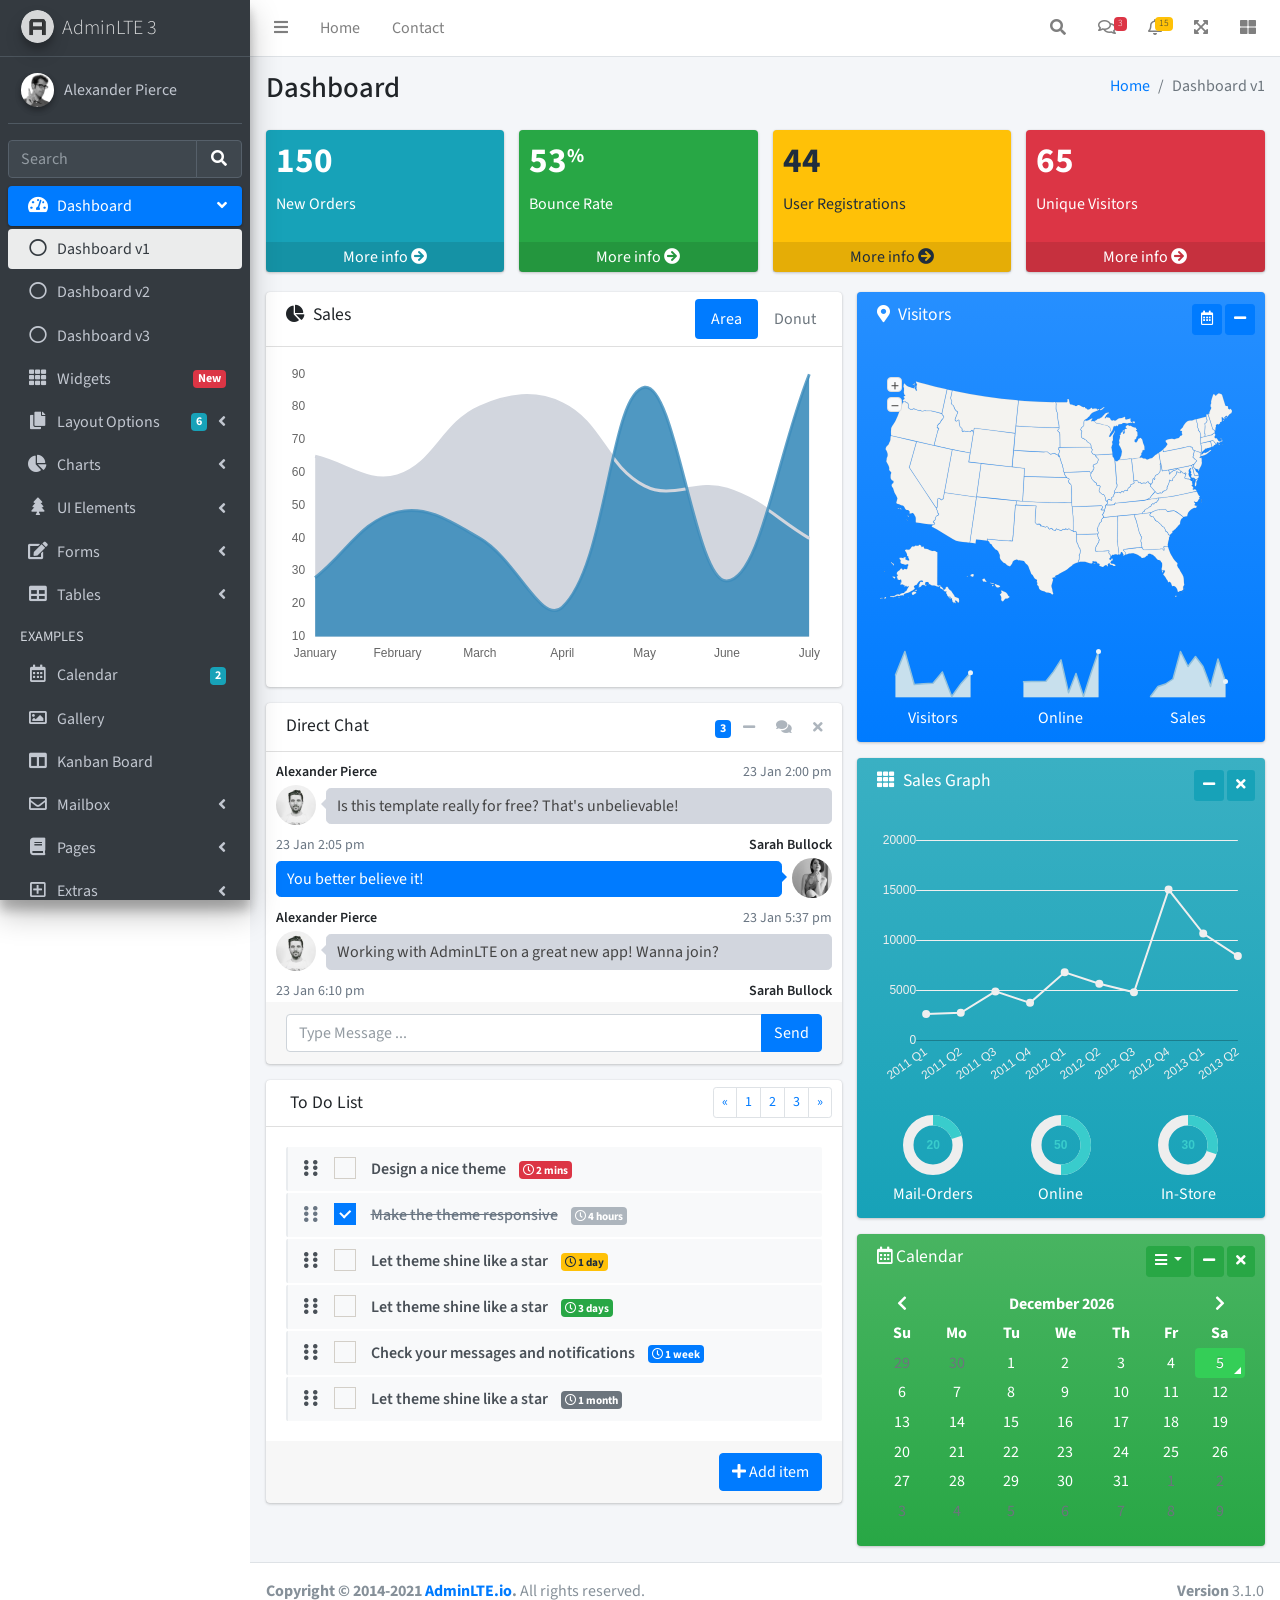
<file: src/main/webapp/resources/admin/index.html>
<!DOCTYPE html>
<html lang="en">
<head>
  <meta charset="utf-8">
  <meta name="viewport" content="width=device-width, initial-scale=1">
  <title>AdminLTE 3 | Dashboard</title>

  <!-- Google Font: Source Sans Pro -->
  <link rel="stylesheet" href="https://fonts.googleapis.com/css?family=Source+Sans+Pro:300,400,400i,700&display=fallback">
  <!-- Font Awesome -->
  <link rel="stylesheet" href="plugins/fontawesome-free/css/all.min.css">
  <!-- Ionicons -->
  <link rel="stylesheet" href="https://code.ionicframework.com/ionicons/2.0.1/css/ionicons.min.css">
  <!-- Tempusdominus Bootstrap 4 -->
  <link rel="stylesheet" href="plugins/tempusdominus-bootstrap-4/css/tempusdominus-bootstrap-4.min.css">
  <!-- iCheck -->
  <link rel="stylesheet" href="plugins/icheck-bootstrap/icheck-bootstrap.min.css">
  <!-- JQVMap -->
  <link rel="stylesheet" href="plugins/jqvmap/jqvmap.min.css">
  <!-- Theme style -->
  <link rel="stylesheet" href="dist/css/adminlte.min.css">
  <!-- overlayScrollbars -->
  <link rel="stylesheet" href="plugins/overlayScrollbars/css/OverlayScrollbars.min.css">
  <!-- Daterange picker -->
  <link rel="stylesheet" href="plugins/daterangepicker/daterangepicker.css">
  <!-- summernote -->
  <link rel="stylesheet" href="plugins/summernote/summernote-bs4.min.css">
</head>
<body class="hold-transition sidebar-mini layout-fixed">
<div class="wrapper">

  <!-- Preloader -->
  <div class="preloader flex-column justify-content-center align-items-center">
    <img class="animation__shake" src="dist/img/AdminLTELogo.png" alt="AdminLTELogo" height="60" width="60">
  </div>

  <!-- Navbar -->
  <nav class="main-header navbar navbar-expand navbar-white navbar-light">
    <!-- Left navbar links -->
    <ul class="navbar-nav">
      <li class="nav-item">
        <a class="nav-link" data-widget="pushmenu" href="#" role="button"><i class="fas fa-bars"></i></a>
      </li>
      <li class="nav-item d-none d-sm-inline-block">
        <a href="index3.html" class="nav-link">Home</a>
      </li>
      <li class="nav-item d-none d-sm-inline-block">
        <a href="#" class="nav-link">Contact</a>
      </li>
    </ul>

    <!-- Right navbar links -->
    <ul class="navbar-nav ml-auto">
      <!-- Navbar Search -->
      <li class="nav-item">
        <a class="nav-link" data-widget="navbar-search" href="#" role="button">
          <i class="fas fa-search"></i>
        </a>
        <div class="navbar-search-block">
          <form class="form-inline">
            <div class="input-group input-group-sm">
              <input class="form-control form-control-navbar" type="search" placeholder="Search" aria-label="Search">
              <div class="input-group-append">
                <button class="btn btn-navbar" type="submit">
                  <i class="fas fa-search"></i>
                </button>
                <button class="btn btn-navbar" type="button" data-widget="navbar-search">
                  <i class="fas fa-times"></i>
                </button>
              </div>
            </div>
          </form>
        </div>
      </li>

      <!-- Messages Dropdown Menu -->
      <li class="nav-item dropdown">
        <a class="nav-link" data-toggle="dropdown" href="#">
          <i class="far fa-comments"></i>
          <span class="badge badge-danger navbar-badge">3</span>
        </a>
        <div class="dropdown-menu dropdown-menu-lg dropdown-menu-right">
          <a href="#" class="dropdown-item">
            <!-- Message Start -->
            <div class="media">
              <img src="dist/img/user1-128x128.jpg" alt="User Avatar" class="img-size-50 mr-3 img-circle">
              <div class="media-body">
                <h3 class="dropdown-item-title">
                  Brad Diesel
                  <span class="float-right text-sm text-danger"><i class="fas fa-star"></i></span>
                </h3>
                <p class="text-sm">Call me whenever you can...</p>
                <p class="text-sm text-muted"><i class="far fa-clock mr-1"></i> 4 Hours Ago</p>
              </div>
            </div>
            <!-- Message End -->
          </a>
          <div class="dropdown-divider"></div>
          <a href="#" class="dropdown-item">
            <!-- Message Start -->
            <div class="media">
              <img src="dist/img/user8-128x128.jpg" alt="User Avatar" class="img-size-50 img-circle mr-3">
              <div class="media-body">
                <h3 class="dropdown-item-title">
                  John Pierce
                  <span class="float-right text-sm text-muted"><i class="fas fa-star"></i></span>
                </h3>
                <p class="text-sm">I got your message bro</p>
                <p class="text-sm text-muted"><i class="far fa-clock mr-1"></i> 4 Hours Ago</p>
              </div>
            </div>
            <!-- Message End -->
          </a>
          <div class="dropdown-divider"></div>
          <a href="#" class="dropdown-item">
            <!-- Message Start -->
            <div class="media">
              <img src="dist/img/user3-128x128.jpg" alt="User Avatar" class="img-size-50 img-circle mr-3">
              <div class="media-body">
                <h3 class="dropdown-item-title">
                  Nora Silvester
                  <span class="float-right text-sm text-warning"><i class="fas fa-star"></i></span>
                </h3>
                <p class="text-sm">The subject goes here</p>
                <p class="text-sm text-muted"><i class="far fa-clock mr-1"></i> 4 Hours Ago</p>
              </div>
            </div>
            <!-- Message End -->
          </a>
          <div class="dropdown-divider"></div>
          <a href="#" class="dropdown-item dropdown-footer">See All Messages</a>
        </div>
      </li>
      <!-- Notifications Dropdown Menu -->
      <li class="nav-item dropdown">
        <a class="nav-link" data-toggle="dropdown" href="#">
          <i class="far fa-bell"></i>
          <span class="badge badge-warning navbar-badge">15</span>
        </a>
        <div class="dropdown-menu dropdown-menu-lg dropdown-menu-right">
          <span class="dropdown-item dropdown-header">15 Notifications</span>
          <div class="dropdown-divider"></div>
          <a href="#" class="dropdown-item">
            <i class="fas fa-envelope mr-2"></i> 4 new messages
            <span class="float-right text-muted text-sm">3 mins</span>
          </a>
          <div class="dropdown-divider"></div>
          <a href="#" class="dropdown-item">
            <i class="fas fa-users mr-2"></i> 8 friend requests
            <span class="float-right text-muted text-sm">12 hours</span>
          </a>
          <div class="dropdown-divider"></div>
          <a href="#" class="dropdown-item">
            <i class="fas fa-file mr-2"></i> 3 new reports
            <span class="float-right text-muted text-sm">2 days</span>
          </a>
          <div class="dropdown-divider"></div>
          <a href="#" class="dropdown-item dropdown-footer">See All Notifications</a>
        </div>
      </li>
      <li class="nav-item">
        <a class="nav-link" data-widget="fullscreen" href="#" role="button">
          <i class="fas fa-expand-arrows-alt"></i>
        </a>
      </li>
      <li class="nav-item">
        <a class="nav-link" data-widget="control-sidebar" data-slide="true" href="#" role="button">
          <i class="fas fa-th-large"></i>
        </a>
      </li>
    </ul>
  </nav>
  <!-- /.navbar -->

  <!-- Main Sidebar Container -->
  <aside class="main-sidebar sidebar-dark-primary elevation-4">
    <!-- Brand Logo -->
    <a href="index3.html" class="brand-link">
      <img src="dist/img/AdminLTELogo.png" alt="AdminLTE Logo" class="brand-image img-circle elevation-3" style="opacity: .8">
      <span class="brand-text font-weight-light">AdminLTE 3</span>
    </a>

    <!-- Sidebar -->
    <div class="sidebar">
      <!-- Sidebar user panel (optional) -->
      <div class="user-panel mt-3 pb-3 mb-3 d-flex">
        <div class="image">
          <img src="dist/img/user2-160x160.jpg" class="img-circle elevation-2" alt="User Image">
        </div>
        <div class="info">
          <a href="#" class="d-block">Alexander Pierce</a>
        </div>
      </div>

      <!-- SidebarSearch Form -->
      <div class="form-inline">
        <div class="input-group" data-widget="sidebar-search">
          <input class="form-control form-control-sidebar" type="search" placeholder="Search" aria-label="Search">
          <div class="input-group-append">
            <button class="btn btn-sidebar">
              <i class="fas fa-search fa-fw"></i>
            </button>
          </div>
        </div>
      </div>

      <!-- Sidebar Menu -->
      <nav class="mt-2">
        <ul class="nav nav-pills nav-sidebar flex-column" data-widget="treeview" role="menu" data-accordion="false">
          <!-- Add icons to the links using the .nav-icon class
               with font-awesome or any other icon font library -->
          <li class="nav-item menu-open">
            <a href="#" class="nav-link active">
              <i class="nav-icon fas fa-tachometer-alt"></i>
              <p>
                Dashboard
                <i class="right fas fa-angle-left"></i>
              </p>
            </a>
            <ul class="nav nav-treeview">
              <li class="nav-item">
                <a href="./index.html" class="nav-link active">
                  <i class="far fa-circle nav-icon"></i>
                  <p>Dashboard v1</p>
                </a>
              </li>
              <li class="nav-item">
                <a href="./index2.html" class="nav-link">
                  <i class="far fa-circle nav-icon"></i>
                  <p>Dashboard v2</p>
                </a>
              </li>
              <li class="nav-item">
                <a href="./index3.html" class="nav-link">
                  <i class="far fa-circle nav-icon"></i>
                  <p>Dashboard v3</p>
                </a>
              </li>
            </ul>
          </li>
          <li class="nav-item">
            <a href="pages/widgets.html" class="nav-link">
              <i class="nav-icon fas fa-th"></i>
              <p>
                Widgets
                <span class="right badge badge-danger">New</span>
              </p>
            </a>
          </li>
          <li class="nav-item">
            <a href="#" class="nav-link">
              <i class="nav-icon fas fa-copy"></i>
              <p>
                Layout Options
                <i class="fas fa-angle-left right"></i>
                <span class="badge badge-info right">6</span>
              </p>
            </a>
            <ul class="nav nav-treeview">
              <li class="nav-item">
                <a href="pages/layout/top-nav.html" class="nav-link">
                  <i class="far fa-circle nav-icon"></i>
                  <p>Top Navigation</p>
                </a>
              </li>
              <li class="nav-item">
                <a href="pages/layout/top-nav-sidebar.html" class="nav-link">
                  <i class="far fa-circle nav-icon"></i>
                  <p>Top Navigation + Sidebar</p>
                </a>
              </li>
              <li class="nav-item">
                <a href="pages/layout/boxed.html" class="nav-link">
                  <i class="far fa-circle nav-icon"></i>
                  <p>Boxed</p>
                </a>
              </li>
              <li class="nav-item">
                <a href="pages/layout/fixed-sidebar.html" class="nav-link">
                  <i class="far fa-circle nav-icon"></i>
                  <p>Fixed Sidebar</p>
                </a>
              </li>
              <li class="nav-item">
                <a href="pages/layout/fixed-sidebar-custom.html" class="nav-link">
                  <i class="far fa-circle nav-icon"></i>
                  <p>Fixed Sidebar <small>+ Custom Area</small></p>
                </a>
              </li>
              <li class="nav-item">
                <a href="pages/layout/fixed-topnav.html" class="nav-link">
                  <i class="far fa-circle nav-icon"></i>
                  <p>Fixed Navbar</p>
                </a>
              </li>
              <li class="nav-item">
                <a href="pages/layout/fixed-footer.html" class="nav-link">
                  <i class="far fa-circle nav-icon"></i>
                  <p>Fixed Footer</p>
                </a>
              </li>
              <li class="nav-item">
                <a href="pages/layout/collapsed-sidebar.html" class="nav-link">
                  <i class="far fa-circle nav-icon"></i>
                  <p>Collapsed Sidebar</p>
                </a>
              </li>
            </ul>
          </li>
          <li class="nav-item">
            <a href="#" class="nav-link">
              <i class="nav-icon fas fa-chart-pie"></i>
              <p>
                Charts
                <i class="right fas fa-angle-left"></i>
              </p>
            </a>
            <ul class="nav nav-treeview">
              <li class="nav-item">
                <a href="pages/charts/chartjs.html" class="nav-link">
                  <i class="far fa-circle nav-icon"></i>
                  <p>ChartJS</p>
                </a>
              </li>
              <li class="nav-item">
                <a href="pages/charts/flot.html" class="nav-link">
                  <i class="far fa-circle nav-icon"></i>
                  <p>Flot</p>
                </a>
              </li>
              <li class="nav-item">
                <a href="pages/charts/inline.html" class="nav-link">
                  <i class="far fa-circle nav-icon"></i>
                  <p>Inline</p>
                </a>
              </li>
              <li class="nav-item">
                <a href="pages/charts/uplot.html" class="nav-link">
                  <i class="far fa-circle nav-icon"></i>
                  <p>uPlot</p>
                </a>
              </li>
            </ul>
          </li>
          <li class="nav-item">
            <a href="#" class="nav-link">
              <i class="nav-icon fas fa-tree"></i>
              <p>
                UI Elements
                <i class="fas fa-angle-left right"></i>
              </p>
            </a>
            <ul class="nav nav-treeview">
              <li class="nav-item">
                <a href="pages/UI/general.html" class="nav-link">
                  <i class="far fa-circle nav-icon"></i>
                  <p>General</p>
                </a>
              </li>
              <li class="nav-item">
                <a href="pages/UI/icons.html" class="nav-link">
                  <i class="far fa-circle nav-icon"></i>
                  <p>Icons</p>
                </a>
              </li>
              <li class="nav-item">
                <a href="pages/UI/buttons.html" class="nav-link">
                  <i class="far fa-circle nav-icon"></i>
                  <p>Buttons</p>
                </a>
              </li>
              <li class="nav-item">
                <a href="pages/UI/sliders.html" class="nav-link">
                  <i class="far fa-circle nav-icon"></i>
                  <p>Sliders</p>
                </a>
              </li>
              <li class="nav-item">
                <a href="pages/UI/modals.html" class="nav-link">
                  <i class="far fa-circle nav-icon"></i>
                  <p>Modals & Alerts</p>
                </a>
              </li>
              <li class="nav-item">
                <a href="pages/UI/navbar.html" class="nav-link">
                  <i class="far fa-circle nav-icon"></i>
                  <p>Navbar & Tabs</p>
                </a>
              </li>
              <li class="nav-item">
                <a href="pages/UI/timeline.html" class="nav-link">
                  <i class="far fa-circle nav-icon"></i>
                  <p>Timeline</p>
                </a>
              </li>
              <li class="nav-item">
                <a href="pages/UI/ribbons.html" class="nav-link">
                  <i class="far fa-circle nav-icon"></i>
                  <p>Ribbons</p>
                </a>
              </li>
            </ul>
          </li>
          <li class="nav-item">
            <a href="#" class="nav-link">
              <i class="nav-icon fas fa-edit"></i>
              <p>
                Forms
                <i class="fas fa-angle-left right"></i>
              </p>
            </a>
            <ul class="nav nav-treeview">
              <li class="nav-item">
                <a href="pages/forms/general.html" class="nav-link">
                  <i class="far fa-circle nav-icon"></i>
                  <p>General Elements</p>
                </a>
              </li>
              <li class="nav-item">
                <a href="pages/forms/advanced.html" class="nav-link">
                  <i class="far fa-circle nav-icon"></i>
                  <p>Advanced Elements</p>
                </a>
              </li>
              <li class="nav-item">
                <a href="pages/forms/editors.html" class="nav-link">
                  <i class="far fa-circle nav-icon"></i>
                  <p>Editors</p>
                </a>
              </li>
              <li class="nav-item">
                <a href="pages/forms/validation.html" class="nav-link">
                  <i class="far fa-circle nav-icon"></i>
                  <p>Validation</p>
                </a>
              </li>
            </ul>
          </li>
          <li class="nav-item">
            <a href="#" class="nav-link">
              <i class="nav-icon fas fa-table"></i>
              <p>
                Tables
                <i class="fas fa-angle-left right"></i>
              </p>
            </a>
            <ul class="nav nav-treeview">
              <li class="nav-item">
                <a href="pages/tables/simple.html" class="nav-link">
                  <i class="far fa-circle nav-icon"></i>
                  <p>Simple Tables</p>
                </a>
              </li>
              <li class="nav-item">
                <a href="pages/tables/data.html" class="nav-link">
                  <i class="far fa-circle nav-icon"></i>
                  <p>DataTables</p>
                </a>
              </li>
              <li class="nav-item">
                <a href="pages/tables/jsgrid.html" class="nav-link">
                  <i class="far fa-circle nav-icon"></i>
                  <p>jsGrid</p>
                </a>
              </li>
            </ul>
          </li>
          <li class="nav-header">EXAMPLES</li>
          <li class="nav-item">
            <a href="pages/calendar.html" class="nav-link">
              <i class="nav-icon far fa-calendar-alt"></i>
              <p>
                Calendar
                <span class="badge badge-info right">2</span>
              </p>
            </a>
          </li>
          <li class="nav-item">
            <a href="pages/gallery.html" class="nav-link">
              <i class="nav-icon far fa-image"></i>
              <p>
                Gallery
              </p>
            </a>
          </li>
          <li class="nav-item">
            <a href="pages/kanban.html" class="nav-link">
              <i class="nav-icon fas fa-columns"></i>
              <p>
                Kanban Board
              </p>
            </a>
          </li>
          <li class="nav-item">
            <a href="#" class="nav-link">
              <i class="nav-icon far fa-envelope"></i>
              <p>
                Mailbox
                <i class="fas fa-angle-left right"></i>
              </p>
            </a>
            <ul class="nav nav-treeview">
              <li class="nav-item">
                <a href="pages/mailbox/mailbox.html" class="nav-link">
                  <i class="far fa-circle nav-icon"></i>
                  <p>Inbox</p>
                </a>
              </li>
              <li class="nav-item">
                <a href="pages/mailbox/compose.html" class="nav-link">
                  <i class="far fa-circle nav-icon"></i>
                  <p>Compose</p>
                </a>
              </li>
              <li class="nav-item">
                <a href="pages/mailbox/read-mail.html" class="nav-link">
                  <i class="far fa-circle nav-icon"></i>
                  <p>Read</p>
                </a>
              </li>
            </ul>
          </li>
          <li class="nav-item">
            <a href="#" class="nav-link">
              <i class="nav-icon fas fa-book"></i>
              <p>
                Pages
                <i class="fas fa-angle-left right"></i>
              </p>
            </a>
            <ul class="nav nav-treeview">
              <li class="nav-item">
                <a href="pages/examples/invoice.html" class="nav-link">
                  <i class="far fa-circle nav-icon"></i>
                  <p>Invoice</p>
                </a>
              </li>
              <li class="nav-item">
                <a href="pages/examples/profile.html" class="nav-link">
                  <i class="far fa-circle nav-icon"></i>
                  <p>Profile</p>
                </a>
              </li>
              <li class="nav-item">
                <a href="pages/examples/e-commerce.html" class="nav-link">
                  <i class="far fa-circle nav-icon"></i>
                  <p>E-commerce</p>
                </a>
              </li>
              <li class="nav-item">
                <a href="pages/examples/projects.html" class="nav-link">
                  <i class="far fa-circle nav-icon"></i>
                  <p>Projects</p>
                </a>
              </li>
              <li class="nav-item">
                <a href="pages/examples/project-add.html" class="nav-link">
                  <i class="far fa-circle nav-icon"></i>
                  <p>Project Add</p>
                </a>
              </li>
              <li class="nav-item">
                <a href="pages/examples/project-edit.html" class="nav-link">
                  <i class="far fa-circle nav-icon"></i>
                  <p>Project Edit</p>
                </a>
              </li>
              <li class="nav-item">
                <a href="pages/examples/project-detail.html" class="nav-link">
                  <i class="far fa-circle nav-icon"></i>
                  <p>Project Detail</p>
                </a>
              </li>
              <li class="nav-item">
                <a href="pages/examples/contacts.html" class="nav-link">
                  <i class="far fa-circle nav-icon"></i>
                  <p>Contacts</p>
                </a>
              </li>
              <li class="nav-item">
                <a href="pages/examples/faq.html" class="nav-link">
                  <i class="far fa-circle nav-icon"></i>
                  <p>FAQ</p>
                </a>
              </li>
              <li class="nav-item">
                <a href="pages/examples/contact-us.html" class="nav-link">
                  <i class="far fa-circle nav-icon"></i>
                  <p>Contact us</p>
                </a>
              </li>
            </ul>
          </li>
          <li class="nav-item">
            <a href="#" class="nav-link">
              <i class="nav-icon far fa-plus-square"></i>
              <p>
                Extras
                <i class="fas fa-angle-left right"></i>
              </p>
            </a>
            <ul class="nav nav-treeview">
              <li class="nav-item">
                <a href="#" class="nav-link">
                  <i class="far fa-circle nav-icon"></i>
                  <p>
                    Login & Register v1
                    <i class="fas fa-angle-left right"></i>
                  </p>
                </a>
                <ul class="nav nav-treeview">
                  <li class="nav-item">
                    <a href="pages/examples/login.html" class="nav-link">
                      <i class="far fa-circle nav-icon"></i>
                      <p>Login v1</p>
                    </a>
                  </li>
                  <li class="nav-item">
                    <a href="pages/examples/register.html" class="nav-link">
                      <i class="far fa-circle nav-icon"></i>
                      <p>Register v1</p>
                    </a>
                  </li>
                  <li class="nav-item">
                    <a href="pages/examples/forgot-password.html" class="nav-link">
                      <i class="far fa-circle nav-icon"></i>
                      <p>Forgot Password v1</p>
                    </a>
                  </li>
                  <li class="nav-item">
                    <a href="pages/examples/recover-password.html" class="nav-link">
                      <i class="far fa-circle nav-icon"></i>
                      <p>Recover Password v1</p>
                    </a>
                  </li>
                </ul>
              </li>
              <li class="nav-item">
                <a href="#" class="nav-link">
                  <i class="far fa-circle nav-icon"></i>
                  <p>
                    Login & Register v2
                    <i class="fas fa-angle-left right"></i>
                  </p>
                </a>
                <ul class="nav nav-treeview">
                  <li class="nav-item">
                    <a href="pages/examples/login-v2.html" class="nav-link">
                      <i class="far fa-circle nav-icon"></i>
                      <p>Login v2</p>
                    </a>
                  </li>
                  <li class="nav-item">
                    <a href="pages/examples/register-v2.html" class="nav-link">
                      <i class="far fa-circle nav-icon"></i>
                      <p>Register v2</p>
                    </a>
                  </li>
                  <li class="nav-item">
                    <a href="pages/examples/forgot-password-v2.html" class="nav-link">
                      <i class="far fa-circle nav-icon"></i>
                      <p>Forgot Password v2</p>
                    </a>
                  </li>
                  <li class="nav-item">
                    <a href="pages/examples/recover-password-v2.html" class="nav-link">
                      <i class="far fa-circle nav-icon"></i>
                      <p>Recover Password v2</p>
                    </a>
                  </li>
                </ul>
              </li>
              <li class="nav-item">
                <a href="pages/examples/lockscreen.html" class="nav-link">
                  <i class="far fa-circle nav-icon"></i>
                  <p>Lockscreen</p>
                </a>
              </li>
              <li class="nav-item">
                <a href="pages/examples/legacy-user-menu.html" class="nav-link">
                  <i class="far fa-circle nav-icon"></i>
                  <p>Legacy User Menu</p>
                </a>
              </li>
              <li class="nav-item">
                <a href="pages/examples/language-menu.html" class="nav-link">
                  <i class="far fa-circle nav-icon"></i>
                  <p>Language Menu</p>
                </a>
              </li>
              <li class="nav-item">
                <a href="pages/examples/404.html" class="nav-link">
                  <i class="far fa-circle nav-icon"></i>
                  <p>Error 404</p>
                </a>
              </li>
              <li class="nav-item">
                <a href="pages/examples/500.html" class="nav-link">
                  <i class="far fa-circle nav-icon"></i>
                  <p>Error 500</p>
                </a>
              </li>
              <li class="nav-item">
                <a href="pages/examples/pace.html" class="nav-link">
                  <i class="far fa-circle nav-icon"></i>
                  <p>Pace</p>
                </a>
              </li>
              <li class="nav-item">
                <a href="pages/examples/blank.html" class="nav-link">
                  <i class="far fa-circle nav-icon"></i>
                  <p>Blank Page</p>
                </a>
              </li>
              <li class="nav-item">
                <a href="starter.html" class="nav-link">
                  <i class="far fa-circle nav-icon"></i>
                  <p>Starter Page</p>
                </a>
              </li>
            </ul>
          </li>
          <li class="nav-item">
            <a href="#" class="nav-link">
              <i class="nav-icon fas fa-search"></i>
              <p>
                Search
                <i class="fas fa-angle-left right"></i>
              </p>
            </a>
            <ul class="nav nav-treeview">
              <li class="nav-item">
                <a href="pages/search/simple.html" class="nav-link">
                  <i class="far fa-circle nav-icon"></i>
                  <p>Simple Search</p>
                </a>
              </li>
              <li class="nav-item">
                <a href="pages/search/enhanced.html" class="nav-link">
                  <i class="far fa-circle nav-icon"></i>
                  <p>Enhanced</p>
                </a>
              </li>
            </ul>
          </li>
          <li class="nav-header">MISCELLANEOUS</li>
          <li class="nav-item">
            <a href="iframe.html" class="nav-link">
              <i class="nav-icon fas fa-ellipsis-h"></i>
              <p>Tabbed IFrame Plugin</p>
            </a>
          </li>
          <li class="nav-item">
            <a href="https://adminlte.io/docs/3.1/" class="nav-link">
              <i class="nav-icon fas fa-file"></i>
              <p>Documentation</p>
            </a>
          </li>
          <li class="nav-header">MULTI LEVEL EXAMPLE</li>
          <li class="nav-item">
            <a href="#" class="nav-link">
              <i class="fas fa-circle nav-icon"></i>
              <p>Level 1</p>
            </a>
          </li>
          <li class="nav-item">
            <a href="#" class="nav-link">
              <i class="nav-icon fas fa-circle"></i>
              <p>
                Level 1
                <i class="right fas fa-angle-left"></i>
              </p>
            </a>
            <ul class="nav nav-treeview">
              <li class="nav-item">
                <a href="#" class="nav-link">
                  <i class="far fa-circle nav-icon"></i>
                  <p>Level 2</p>
                </a>
              </li>
              <li class="nav-item">
                <a href="#" class="nav-link">
                  <i class="far fa-circle nav-icon"></i>
                  <p>
                    Level 2
                    <i class="right fas fa-angle-left"></i>
                  </p>
                </a>
                <ul class="nav nav-treeview">
                  <li class="nav-item">
                    <a href="#" class="nav-link">
                      <i class="far fa-dot-circle nav-icon"></i>
                      <p>Level 3</p>
                    </a>
                  </li>
                  <li class="nav-item">
                    <a href="#" class="nav-link">
                      <i class="far fa-dot-circle nav-icon"></i>
                      <p>Level 3</p>
                    </a>
                  </li>
                  <li class="nav-item">
                    <a href="#" class="nav-link">
                      <i class="far fa-dot-circle nav-icon"></i>
                      <p>Level 3</p>
                    </a>
                  </li>
                </ul>
              </li>
              <li class="nav-item">
                <a href="#" class="nav-link">
                  <i class="far fa-circle nav-icon"></i>
                  <p>Level 2</p>
                </a>
              </li>
            </ul>
          </li>
          <li class="nav-item">
            <a href="#" class="nav-link">
              <i class="fas fa-circle nav-icon"></i>
              <p>Level 1</p>
            </a>
          </li>
          <li class="nav-header">LABELS</li>
          <li class="nav-item">
            <a href="#" class="nav-link">
              <i class="nav-icon far fa-circle text-danger"></i>
              <p class="text">Important</p>
            </a>
          </li>
          <li class="nav-item">
            <a href="#" class="nav-link">
              <i class="nav-icon far fa-circle text-warning"></i>
              <p>Warning</p>
            </a>
          </li>
          <li class="nav-item">
            <a href="#" class="nav-link">
              <i class="nav-icon far fa-circle text-info"></i>
              <p>Informational</p>
            </a>
          </li>
        </ul>
      </nav>
      <!-- /.sidebar-menu -->
    </div>
    <!-- /.sidebar -->
  </aside>

  <!-- Content Wrapper. Contains page content -->
  <div class="content-wrapper">
    <!-- Content Header (Page header) -->
    <div class="content-header">
      <div class="container-fluid">
        <div class="row mb-2">
          <div class="col-sm-6">
            <h1 class="m-0">Dashboard</h1>
          </div><!-- /.col -->
          <div class="col-sm-6">
            <ol class="breadcrumb float-sm-right">
              <li class="breadcrumb-item"><a href="#">Home</a></li>
              <li class="breadcrumb-item active">Dashboard v1</li>
            </ol>
          </div><!-- /.col -->
        </div><!-- /.row -->
      </div><!-- /.container-fluid -->
    </div>
    <!-- /.content-header -->

    <!-- Main content -->
    <section class="content">
      <div class="container-fluid">
        <!-- Small boxes (Stat box) -->
        <div class="row">
          <div class="col-lg-3 col-6">
            <!-- small box -->
            <div class="small-box bg-info">
              <div class="inner">
                <h3>150</h3>

                <p>New Orders</p>
              </div>
              <div class="icon">
                <i class="ion ion-bag"></i>
              </div>
              <a href="#" class="small-box-footer">More info <i class="fas fa-arrow-circle-right"></i></a>
            </div>
          </div>
          <!-- ./col -->
          <div class="col-lg-3 col-6">
            <!-- small box -->
            <div class="small-box bg-success">
              <div class="inner">
                <h3>53<sup style="font-size: 20px">%</sup></h3>

                <p>Bounce Rate</p>
              </div>
              <div class="icon">
                <i class="ion ion-stats-bars"></i>
              </div>
              <a href="#" class="small-box-footer">More info <i class="fas fa-arrow-circle-right"></i></a>
            </div>
          </div>
          <!-- ./col -->
          <div class="col-lg-3 col-6">
            <!-- small box -->
            <div class="small-box bg-warning">
              <div class="inner">
                <h3>44</h3>

                <p>User Registrations</p>
              </div>
              <div class="icon">
                <i class="ion ion-person-add"></i>
              </div>
              <a href="#" class="small-box-footer">More info <i class="fas fa-arrow-circle-right"></i></a>
            </div>
          </div>
          <!-- ./col -->
          <div class="col-lg-3 col-6">
            <!-- small box -->
            <div class="small-box bg-danger">
              <div class="inner">
                <h3>65</h3>

                <p>Unique Visitors</p>
              </div>
              <div class="icon">
                <i class="ion ion-pie-graph"></i>
              </div>
              <a href="#" class="small-box-footer">More info <i class="fas fa-arrow-circle-right"></i></a>
            </div>
          </div>
          <!-- ./col -->
        </div>
        <!-- /.row -->
        <!-- Main row -->
        <div class="row">
          <!-- Left col -->
          <section class="col-lg-7 connectedSortable">
            <!-- Custom tabs (Charts with tabs)-->
            <div class="card">
              <div class="card-header">
                <h3 class="card-title">
                  <i class="fas fa-chart-pie mr-1"></i>
                  Sales
                </h3>
                <div class="card-tools">
                  <ul class="nav nav-pills ml-auto">
                    <li class="nav-item">
                      <a class="nav-link active" href="#revenue-chart" data-toggle="tab">Area</a>
                    </li>
                    <li class="nav-item">
                      <a class="nav-link" href="#sales-chart" data-toggle="tab">Donut</a>
                    </li>
                  </ul>
                </div>
              </div><!-- /.card-header -->
              <div class="card-body">
                <div class="tab-content p-0">
                  <!-- Morris chart - Sales -->
                  <div class="chart tab-pane active" id="revenue-chart"
                       style="position: relative; height: 300px;">
                      <canvas id="revenue-chart-canvas" height="300" style="height: 300px;"></canvas>
                   </div>
                  <div class="chart tab-pane" id="sales-chart" style="position: relative; height: 300px;">
                    <canvas id="sales-chart-canvas" height="300" style="height: 300px;"></canvas>
                  </div>
                </div>
              </div><!-- /.card-body -->
            </div>
            <!-- /.card -->

            <!-- DIRECT CHAT -->
            <div class="card direct-chat direct-chat-primary">
              <div class="card-header">
                <h3 class="card-title">Direct Chat</h3>

                <div class="card-tools">
                  <span title="3 New Messages" class="badge badge-primary">3</span>
                  <button type="button" class="btn btn-tool" data-card-widget="collapse">
                    <i class="fas fa-minus"></i>
                  </button>
                  <button type="button" class="btn btn-tool" title="Contacts" data-widget="chat-pane-toggle">
                    <i class="fas fa-comments"></i>
                  </button>
                  <button type="button" class="btn btn-tool" data-card-widget="remove">
                    <i class="fas fa-times"></i>
                  </button>
                </div>
              </div>
              <!-- /.card-header -->
              <div class="card-body">
                <!-- Conversations are loaded here -->
                <div class="direct-chat-messages">
                  <!-- Message. Default to the left -->
                  <div class="direct-chat-msg">
                    <div class="direct-chat-infos clearfix">
                      <span class="direct-chat-name float-left">Alexander Pierce</span>
                      <span class="direct-chat-timestamp float-right">23 Jan 2:00 pm</span>
                    </div>
                    <!-- /.direct-chat-infos -->
                    <img class="direct-chat-img" src="dist/img/user1-128x128.jpg" alt="message user image">
                    <!-- /.direct-chat-img -->
                    <div class="direct-chat-text">
                      Is this template really for free? That's unbelievable!
                    </div>
                    <!-- /.direct-chat-text -->
                  </div>
                  <!-- /.direct-chat-msg -->

                  <!-- Message to the right -->
                  <div class="direct-chat-msg right">
                    <div class="direct-chat-infos clearfix">
                      <span class="direct-chat-name float-right">Sarah Bullock</span>
                      <span class="direct-chat-timestamp float-left">23 Jan 2:05 pm</span>
                    </div>
                    <!-- /.direct-chat-infos -->
                    <img class="direct-chat-img" src="dist/img/user3-128x128.jpg" alt="message user image">
                    <!-- /.direct-chat-img -->
                    <div class="direct-chat-text">
                      You better believe it!
                    </div>
                    <!-- /.direct-chat-text -->
                  </div>
                  <!-- /.direct-chat-msg -->

                  <!-- Message. Default to the left -->
                  <div class="direct-chat-msg">
                    <div class="direct-chat-infos clearfix">
                      <span class="direct-chat-name float-left">Alexander Pierce</span>
                      <span class="direct-chat-timestamp float-right">23 Jan 5:37 pm</span>
                    </div>
                    <!-- /.direct-chat-infos -->
                    <img class="direct-chat-img" src="dist/img/user1-128x128.jpg" alt="message user image">
                    <!-- /.direct-chat-img -->
                    <div class="direct-chat-text">
                      Working with AdminLTE on a great new app! Wanna join?
                    </div>
                    <!-- /.direct-chat-text -->
                  </div>
                  <!-- /.direct-chat-msg -->

                  <!-- Message to the right -->
                  <div class="direct-chat-msg right">
                    <div class="direct-chat-infos clearfix">
                      <span class="direct-chat-name float-right">Sarah Bullock</span>
                      <span class="direct-chat-timestamp float-left">23 Jan 6:10 pm</span>
                    </div>
                    <!-- /.direct-chat-infos -->
                    <img class="direct-chat-img" src="dist/img/user3-128x128.jpg" alt="message user image">
                    <!-- /.direct-chat-img -->
                    <div class="direct-chat-text">
                      I would love to.
                    </div>
                    <!-- /.direct-chat-text -->
                  </div>
                  <!-- /.direct-chat-msg -->

                </div>
                <!--/.direct-chat-messages-->

                <!-- Contacts are loaded here -->
                <div class="direct-chat-contacts">
                  <ul class="contacts-list">
                    <li>
                      <a href="#">
                        <img class="contacts-list-img" src="dist/img/user1-128x128.jpg" alt="User Avatar">

                        <div class="contacts-list-info">
                          <span class="contacts-list-name">
                            Count Dracula
                            <small class="contacts-list-date float-right">2/28/2015</small>
                          </span>
                          <span class="contacts-list-msg">How have you been? I was...</span>
                        </div>
                        <!-- /.contacts-list-info -->
                      </a>
                    </li>
                    <!-- End Contact Item -->
                    <li>
                      <a href="#">
                        <img class="contacts-list-img" src="dist/img/user7-128x128.jpg" alt="User Avatar">

                        <div class="contacts-list-info">
                          <span class="contacts-list-name">
                            Sarah Doe
                            <small class="contacts-list-date float-right">2/23/2015</small>
                          </span>
                          <span class="contacts-list-msg">I will be waiting for...</span>
                        </div>
                        <!-- /.contacts-list-info -->
                      </a>
                    </li>
                    <!-- End Contact Item -->
                    <li>
                      <a href="#">
                        <img class="contacts-list-img" src="dist/img/user3-128x128.jpg" alt="User Avatar">

                        <div class="contacts-list-info">
                          <span class="contacts-list-name">
                            Nadia Jolie
                            <small class="contacts-list-date float-right">2/20/2015</small>
                          </span>
                          <span class="contacts-list-msg">I'll call you back at...</span>
                        </div>
                        <!-- /.contacts-list-info -->
                      </a>
                    </li>
                    <!-- End Contact Item -->
                    <li>
                      <a href="#">
                        <img class="contacts-list-img" src="dist/img/user5-128x128.jpg" alt="User Avatar">

                        <div class="contacts-list-info">
                          <span class="contacts-list-name">
                            Nora S. Vans
                            <small class="contacts-list-date float-right">2/10/2015</small>
                          </span>
                          <span class="contacts-list-msg">Where is your new...</span>
                        </div>
                        <!-- /.contacts-list-info -->
                      </a>
                    </li>
                    <!-- End Contact Item -->
                    <li>
                      <a href="#">
                        <img class="contacts-list-img" src="dist/img/user6-128x128.jpg" alt="User Avatar">

                        <div class="contacts-list-info">
                          <span class="contacts-list-name">
                            John K.
                            <small class="contacts-list-date float-right">1/27/2015</small>
                          </span>
                          <span class="contacts-list-msg">Can I take a look at...</span>
                        </div>
                        <!-- /.contacts-list-info -->
                      </a>
                    </li>
                    <!-- End Contact Item -->
                    <li>
                      <a href="#">
                        <img class="contacts-list-img" src="dist/img/user8-128x128.jpg" alt="User Avatar">

                        <div class="contacts-list-info">
                          <span class="contacts-list-name">
                            Kenneth M.
                            <small class="contacts-list-date float-right">1/4/2015</small>
                          </span>
                          <span class="contacts-list-msg">Never mind I found...</span>
                        </div>
                        <!-- /.contacts-list-info -->
                      </a>
                    </li>
                    <!-- End Contact Item -->
                  </ul>
                  <!-- /.contacts-list -->
                </div>
                <!-- /.direct-chat-pane -->
              </div>
              <!-- /.card-body -->
              <div class="card-footer">
                <form action="#" method="post">
                  <div class="input-group">
                    <input type="text" name="message" placeholder="Type Message ..." class="form-control">
                    <span class="input-group-append">
                      <button type="button" class="btn btn-primary">Send</button>
                    </span>
                  </div>
                </form>
              </div>
              <!-- /.card-footer-->
            </div>
            <!--/.direct-chat -->

            <!-- TO DO List -->
            <div class="card">
              <div class="card-header">
                <h3 class="card-title">
                  <i class="ion ion-clipboard mr-1"></i>
                  To Do List
                </h3>

                <div class="card-tools">
                  <ul class="pagination pagination-sm">
                    <li class="page-item"><a href="#" class="page-link">&laquo;</a></li>
                    <li class="page-item"><a href="#" class="page-link">1</a></li>
                    <li class="page-item"><a href="#" class="page-link">2</a></li>
                    <li class="page-item"><a href="#" class="page-link">3</a></li>
                    <li class="page-item"><a href="#" class="page-link">&raquo;</a></li>
                  </ul>
                </div>
              </div>
              <!-- /.card-header -->
              <div class="card-body">
                <ul class="todo-list" data-widget="todo-list">
                  <li>
                    <!-- drag handle -->
                    <span class="handle">
                      <i class="fas fa-ellipsis-v"></i>
                      <i class="fas fa-ellipsis-v"></i>
                    </span>
                    <!-- checkbox -->
                    <div  class="icheck-primary d-inline ml-2">
                      <input type="checkbox" value="" name="todo1" id="todoCheck1">
                      <label for="todoCheck1"></label>
                    </div>
                    <!-- todo text -->
                    <span class="text">Design a nice theme</span>
                    <!-- Emphasis label -->
                    <small class="badge badge-danger"><i class="far fa-clock"></i> 2 mins</small>
                    <!-- General tools such as edit or delete-->
                    <div class="tools">
                      <i class="fas fa-edit"></i>
                      <i class="fas fa-trash-o"></i>
                    </div>
                  </li>
                  <li>
                    <span class="handle">
                      <i class="fas fa-ellipsis-v"></i>
                      <i class="fas fa-ellipsis-v"></i>
                    </span>
                    <div  class="icheck-primary d-inline ml-2">
                      <input type="checkbox" value="" name="todo2" id="todoCheck2" checked>
                      <label for="todoCheck2"></label>
                    </div>
                    <span class="text">Make the theme responsive</span>
                    <small class="badge badge-info"><i class="far fa-clock"></i> 4 hours</small>
                    <div class="tools">
                      <i class="fas fa-edit"></i>
                      <i class="fas fa-trash-o"></i>
                    </div>
                  </li>
                  <li>
                    <span class="handle">
                      <i class="fas fa-ellipsis-v"></i>
                      <i class="fas fa-ellipsis-v"></i>
                    </span>
                    <div  class="icheck-primary d-inline ml-2">
                      <input type="checkbox" value="" name="todo3" id="todoCheck3">
                      <label for="todoCheck3"></label>
                    </div>
                    <span class="text">Let theme shine like a star</span>
                    <small class="badge badge-warning"><i class="far fa-clock"></i> 1 day</small>
                    <div class="tools">
                      <i class="fas fa-edit"></i>
                      <i class="fas fa-trash-o"></i>
                    </div>
                  </li>
                  <li>
                    <span class="handle">
                      <i class="fas fa-ellipsis-v"></i>
                      <i class="fas fa-ellipsis-v"></i>
                    </span>
                    <div  class="icheck-primary d-inline ml-2">
                      <input type="checkbox" value="" name="todo4" id="todoCheck4">
                      <label for="todoCheck4"></label>
                    </div>
                    <span class="text">Let theme shine like a star</span>
                    <small class="badge badge-success"><i class="far fa-clock"></i> 3 days</small>
                    <div class="tools">
                      <i class="fas fa-edit"></i>
                      <i class="fas fa-trash-o"></i>
                    </div>
                  </li>
                  <li>
                    <span class="handle">
                      <i class="fas fa-ellipsis-v"></i>
                      <i class="fas fa-ellipsis-v"></i>
                    </span>
                    <div  class="icheck-primary d-inline ml-2">
                      <input type="checkbox" value="" name="todo5" id="todoCheck5">
                      <label for="todoCheck5"></label>
                    </div>
                    <span class="text">Check your messages and notifications</span>
                    <small class="badge badge-primary"><i class="far fa-clock"></i> 1 week</small>
                    <div class="tools">
                      <i class="fas fa-edit"></i>
                      <i class="fas fa-trash-o"></i>
                    </div>
                  </li>
                  <li>
                    <span class="handle">
                      <i class="fas fa-ellipsis-v"></i>
                      <i class="fas fa-ellipsis-v"></i>
                    </span>
                    <div  class="icheck-primary d-inline ml-2">
                      <input type="checkbox" value="" name="todo6" id="todoCheck6">
                      <label for="todoCheck6"></label>
                    </div>
                    <span class="text">Let theme shine like a star</span>
                    <small class="badge badge-secondary"><i class="far fa-clock"></i> 1 month</small>
                    <div class="tools">
                      <i class="fas fa-edit"></i>
                      <i class="fas fa-trash-o"></i>
                    </div>
                  </li>
                </ul>
              </div>
              <!-- /.card-body -->
              <div class="card-footer clearfix">
                <button type="button" class="btn btn-primary float-right"><i class="fas fa-plus"></i> Add item</button>
              </div>
            </div>
            <!-- /.card -->
          </section>
          <!-- /.Left col -->
          <!-- right col (We are only adding the ID to make the widgets sortable)-->
          <section class="col-lg-5 connectedSortable">

            <!-- Map card -->
            <div class="card bg-gradient-primary">
              <div class="card-header border-0">
                <h3 class="card-title">
                  <i class="fas fa-map-marker-alt mr-1"></i>
                  Visitors
                </h3>
                <!-- card tools -->
                <div class="card-tools">
                  <button type="button" class="btn btn-primary btn-sm daterange" title="Date range">
                    <i class="far fa-calendar-alt"></i>
                  </button>
                  <button type="button" class="btn btn-primary btn-sm" data-card-widget="collapse" title="Collapse">
                    <i class="fas fa-minus"></i>
                  </button>
                </div>
                <!-- /.card-tools -->
              </div>
              <div class="card-body">
                <div id="world-map" style="height: 250px; width: 100%;"></div>
              </div>
              <!-- /.card-body-->
              <div class="card-footer bg-transparent">
                <div class="row">
                  <div class="col-4 text-center">
                    <div id="sparkline-1"></div>
                    <div class="text-white">Visitors</div>
                  </div>
                  <!-- ./col -->
                  <div class="col-4 text-center">
                    <div id="sparkline-2"></div>
                    <div class="text-white">Online</div>
                  </div>
                  <!-- ./col -->
                  <div class="col-4 text-center">
                    <div id="sparkline-3"></div>
                    <div class="text-white">Sales</div>
                  </div>
                  <!-- ./col -->
                </div>
                <!-- /.row -->
              </div>
            </div>
            <!-- /.card -->

            <!-- solid sales graph -->
            <div class="card bg-gradient-info">
              <div class="card-header border-0">
                <h3 class="card-title">
                  <i class="fas fa-th mr-1"></i>
                  Sales Graph
                </h3>

                <div class="card-tools">
                  <button type="button" class="btn bg-info btn-sm" data-card-widget="collapse">
                    <i class="fas fa-minus"></i>
                  </button>
                  <button type="button" class="btn bg-info btn-sm" data-card-widget="remove">
                    <i class="fas fa-times"></i>
                  </button>
                </div>
              </div>
              <div class="card-body">
                <canvas class="chart" id="line-chart" style="min-height: 250px; height: 250px; max-height: 250px; max-width: 100%;"></canvas>
              </div>
              <!-- /.card-body -->
              <div class="card-footer bg-transparent">
                <div class="row">
                  <div class="col-4 text-center">
                    <input type="text" class="knob" data-readonly="true" value="20" data-width="60" data-height="60"
                           data-fgColor="#39CCCC">

                    <div class="text-white">Mail-Orders</div>
                  </div>
                  <!-- ./col -->
                  <div class="col-4 text-center">
                    <input type="text" class="knob" data-readonly="true" value="50" data-width="60" data-height="60"
                           data-fgColor="#39CCCC">

                    <div class="text-white">Online</div>
                  </div>
                  <!-- ./col -->
                  <div class="col-4 text-center">
                    <input type="text" class="knob" data-readonly="true" value="30" data-width="60" data-height="60"
                           data-fgColor="#39CCCC">

                    <div class="text-white">In-Store</div>
                  </div>
                  <!-- ./col -->
                </div>
                <!-- /.row -->
              </div>
              <!-- /.card-footer -->
            </div>
            <!-- /.card -->

            <!-- Calendar -->
            <div class="card bg-gradient-success">
              <div class="card-header border-0">

                <h3 class="card-title">
                  <i class="far fa-calendar-alt"></i>
                  Calendar
                </h3>
                <!-- tools card -->
                <div class="card-tools">
                  <!-- button with a dropdown -->
                  <div class="btn-group">
                    <button type="button" class="btn btn-success btn-sm dropdown-toggle" data-toggle="dropdown" data-offset="-52">
                      <i class="fas fa-bars"></i>
                    </button>
                    <div class="dropdown-menu" role="menu">
                      <a href="#" class="dropdown-item">Add new event</a>
                      <a href="#" class="dropdown-item">Clear events</a>
                      <div class="dropdown-divider"></div>
                      <a href="#" class="dropdown-item">View calendar</a>
                    </div>
                  </div>
                  <button type="button" class="btn btn-success btn-sm" data-card-widget="collapse">
                    <i class="fas fa-minus"></i>
                  </button>
                  <button type="button" class="btn btn-success btn-sm" data-card-widget="remove">
                    <i class="fas fa-times"></i>
                  </button>
                </div>
                <!-- /. tools -->
              </div>
              <!-- /.card-header -->
              <div class="card-body pt-0">
                <!--The calendar -->
                <div id="calendar" style="width: 100%"></div>
              </div>
              <!-- /.card-body -->
            </div>
            <!-- /.card -->
          </section>
          <!-- right col -->
        </div>
        <!-- /.row (main row) -->
      </div><!-- /.container-fluid -->
    </section>
    <!-- /.content -->
  </div>
  <!-- /.content-wrapper -->
  <footer class="main-footer">
    <strong>Copyright &copy; 2014-2021 <a href="https://adminlte.io">AdminLTE.io</a>.</strong>
    All rights reserved.
    <div class="float-right d-none d-sm-inline-block">
      <b>Version</b> 3.1.0
    </div>
  </footer>

  <!-- Control Sidebar -->
  <aside class="control-sidebar control-sidebar-dark">
    <!-- Control sidebar content goes here -->
  </aside>
  <!-- /.control-sidebar -->
</div>
<!-- ./wrapper -->

<!-- jQuery -->
<script src="plugins/jquery/jquery.min.js"></script>
<!-- jQuery UI 1.11.4 -->
<script src="plugins/jquery-ui/jquery-ui.min.js"></script>
<!-- Resolve conflict in jQuery UI tooltip with Bootstrap tooltip -->
<script>
  $.widget.bridge('uibutton', $.ui.button)
</script>
<!-- Bootstrap 4 -->
<script src="plugins/bootstrap/js/bootstrap.bundle.min.js"></script>
<!-- ChartJS -->
<script src="plugins/chart.js/Chart.min.js"></script>
<!-- Sparkline -->
<script src="plugins/sparklines/sparkline.js"></script>
<!-- JQVMap -->
<script src="plugins/jqvmap/jquery.vmap.min.js"></script>
<script src="plugins/jqvmap/maps/jquery.vmap.usa.js"></script>
<!-- jQuery Knob Chart -->
<script src="plugins/jquery-knob/jquery.knob.min.js"></script>
<!-- daterangepicker -->
<script src="plugins/moment/moment.min.js"></script>
<script src="plugins/daterangepicker/daterangepicker.js"></script>
<!-- Tempusdominus Bootstrap 4 -->
<script src="plugins/tempusdominus-bootstrap-4/js/tempusdominus-bootstrap-4.min.js"></script>
<!-- Summernote -->
<script src="plugins/summernote/summernote-bs4.min.js"></script>
<!-- overlayScrollbars -->
<script src="plugins/overlayScrollbars/js/jquery.overlayScrollbars.min.js"></script>
<!-- AdminLTE App -->
<script src="dist/js/adminlte.js"></script>
<!-- AdminLTE for demo purposes -->
<script src="dist/js/demo.js"></script>
<!-- AdminLTE dashboard demo (This is only for demo purposes) -->
<script src="dist/js/pages/dashboard.js"></script>
</body>
</html>
</file>
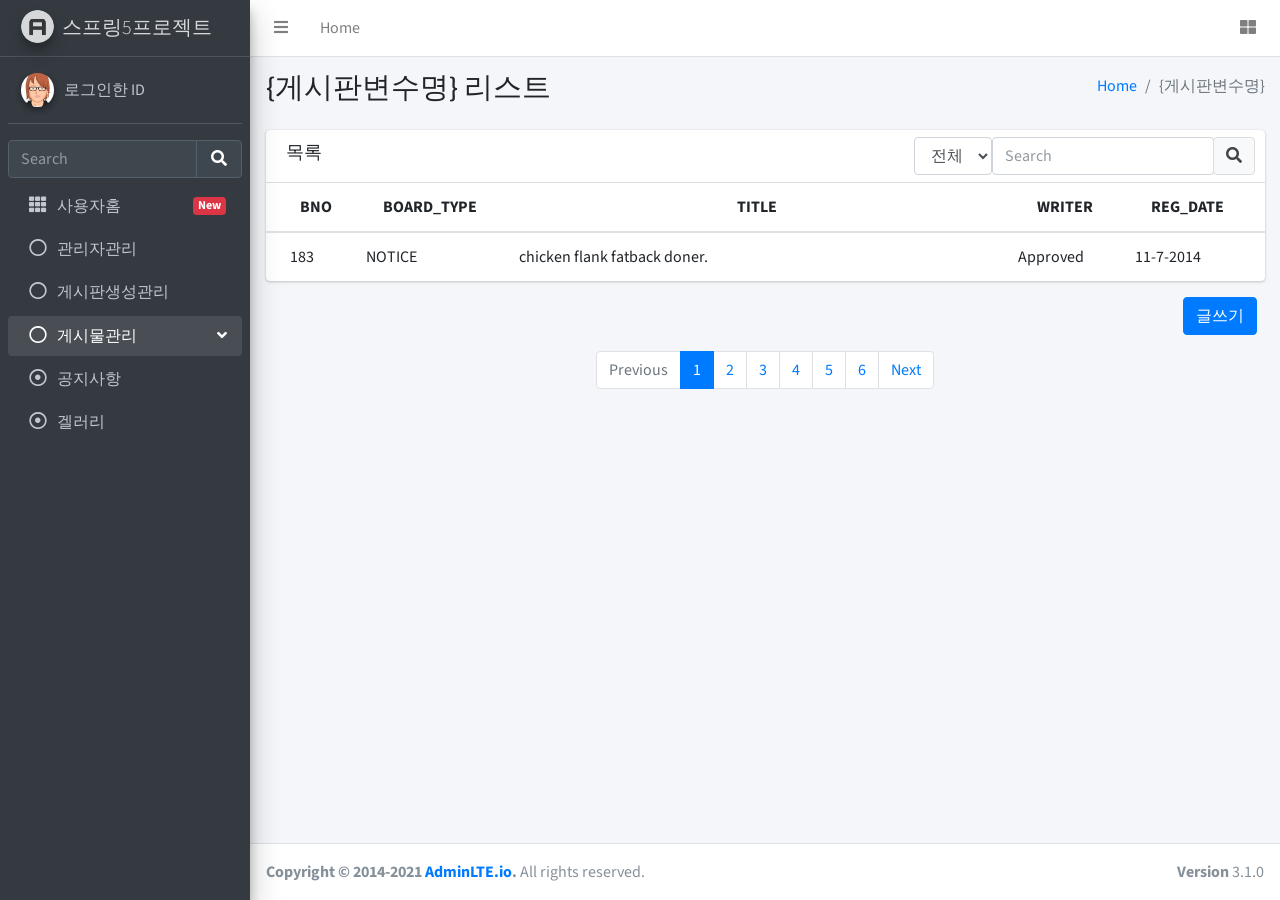
<file: src/main/webapp/resources/admin/board_list.html>
<!DOCTYPE html>
<html lang="ko">
<head>
  <meta charset="utf-8">
  <meta name="viewport" content="width=device-width, initial-scale=1">
  <title>AdminLTE 3 | 대시보드</title>
  <!-- Google Font: Source Sans Pro 구글웹폰트 -->
  <link rel="stylesheet" href="https://fonts.googleapis.com/css?family=Source+Sans+Pro:300,400,400i,700&display=fallback">
  <!-- Font Awesome 폰트어썸 -->
  <link rel="stylesheet" href="plugins/fontawesome-free/css/all.min.css">
  <!-- Tempusdominus Bootstrap 4 부트스트랩4 -->
  <link rel="stylesheet" href="plugins/tempusdominus-bootstrap-4/css/tempusdominus-bootstrap-4.min.css">
  <!-- Theme style AdminLTE 테마스타일 -->
  <link rel="stylesheet" href="dist/css/adminlte.min.css">
  <!-- overlayScrollbars 왼쪽스크롤메뉴 -->
  <link rel="stylesheet" href="plugins/overlayScrollbars/css/OverlayScrollbars.min.css">
  <!-- summernote 웹에디터 -->
  <link rel="stylesheet" href="plugins/summernote/summernote-bs4.min.css">
</head>
<body class="hold-transition sidebar-mini layout-fixed">
<div class="wrapper">

  <!-- Preloader A로고 로딩중...표시 -->
  <div class="preloader flex-column justify-content-center align-items-center">
    <img class="animation__shake" src="dist/img/AdminLTELogo.png" alt="AdminLTELogo" height="60" width="60">
  </div>

  <!-- Navbar 햄버거메뉴 라인 부분 -->
  <nav class="main-header navbar navbar-expand navbar-white navbar-light">
    <!-- Left navbar links 왼쪽 햄버거 메뉴와 Home링크메뉴 -->
    <ul class="navbar-nav">
      <li class="nav-item"> 
        <a class="nav-link" data-widget="pushmenu" href="#" role="button"><i class="fas fa-bars"></i></a>
      </li>
      <li class="nav-item d-none d-sm-inline-block">
        <a href="home.html" class="nav-link">Home</a>
      </li>
    </ul>
    <!-- Right navbar links 오른쪽 아이콘 메뉴 -->
    <ul class="navbar-nav ml-auto">
     
      <li class="nav-item">
        <a class="nav-link" data-widget="control-sidebar" data-slide="true" href="#" role="button">
          <i class="fas fa-th-large"></i>
        </a>
      </li>
    </ul>
  </nav>
  <!-- /.navbar -->

  <!-- Main Sidebar Container 왼쪽 사이드메뉴내용 -->
  <aside class="main-sidebar sidebar-dark-primary elevation-4">
    <!-- Brand Logo -->
    <a href="home.html" class="brand-link">
      <img src="dist/img/AdminLTELogo.png" alt="AdminLTE Logo" class="brand-image img-circle elevation-3" style="opacity: .8">
      <span class="brand-text font-weight-light">스프링5프로젝트</span>
    </a>

    <!-- Sidebar -->
    <div class="sidebar">
      <!-- Sidebar user panel (optional) 로그인한 정보 -->
      <div class="user-panel mt-3 pb-3 mb-3 d-flex">
        <div class="image">
          <img src="dist/img/avatar3.png" class="img-circle elevation-2" alt="User Image">
        </div>
        <div class="info">
          <a href="#" class="d-block">로그인한 ID</a>
        </div>
      </div>

      <!-- SidebarSearch Form 검색폼 -->
      <div class="form-inline">
        <div class="input-group" data-widget="sidebar-search">
          <input class="form-control form-control-sidebar" type="search" placeholder="Search" aria-label="Search">
          <div class="input-group-append">
            <button class="btn btn-sidebar">
              <i class="fas fa-search fa-fw"></i>
            </button>
          </div>
        </div>
      </div>

      <!-- Sidebar Menu 메뉴시작 -->
      <nav class="mt-2">
        <ul class="nav nav-pills nav-sidebar flex-column" data-widget="treeview" role="menu" data-accordion="false">
          <!-- Add icons to the links using the .nav-icon class
               with font-awesome or any other icon font library -->
          
          <li class="nav-item">
            <a href="/" class="nav-link">
              <i class="nav-icon fas fa-th"></i>
              <p>
                사용자홈
                <span class="right badge badge-danger">New</span>
              </p>
            </a>
          </li>
          <li class="nav-item">
            <a href="#" class="nav-link">
              <i class="far fa-circle nav-icon"></i>
              <p>관리자관리</p>
            </a>
          </li>
          <li class="nav-item">
            <a href="#" class="nav-link">
              <i class="far fa-circle nav-icon"></i>
              <p>게시판생성관리</p>
            </a>
          </li>
          <li class="nav-item menu-open">
            <a href="#" class="nav-link">
              <i class="far fa-circle nav-icon"></i>
              <p>게시물관리
                <i class="right fas fa-angle-left"></i>
              </p>
            </a>
            <ul class="nav nav-treeview">
              <!-- 위 게시판 생성관리에서 만든 게시판 개수에 따라서 자동 증가(아래) -->
              <li class="nav-item">
                <a href="board_list.html" class="nav-link">
                  <i class="far fa-dot-circle nav-icon"></i>
                  <p>공지사항</p>
                </a>
              </li>
              <li class="nav-item">
                <a href="board_list.html" class="nav-link">
                  <i class="far fa-dot-circle nav-icon"></i>
                  <p>겔러리</p>
                </a>
              </li>
            </ul>
          </li>
          
        </ul>
      </nav>
      <!-- /.sidebar-menu -->
    </div>
    <!-- /.sidebar -->
  </aside>

  <!-- Content Wrapper. Contains page content -->
  <div class="content-wrapper">
    <!-- Content Header (Page header) -->
    <div class="content-header">
      <div class="container-fluid">
        <div class="row mb-2">
          <div class="col-sm-6">
            <h1 class="m-0">{게시판변수명} 리스트</h1>
          </div><!-- /.col -->
          <div class="col-sm-6">
            <ol class="breadcrumb float-sm-right">
              <li class="breadcrumb-item"><a href="#">Home</a></li>
              <li class="breadcrumb-item active">{게시판변수명}</li>
            </ol>
          </div><!-- /.col -->
        </div><!-- /.row -->
      </div><!-- /.container-fluid -->
    </div>
    <!-- /.content-header -->

    <!-- Main content -->
    <section class="content">
      <div class="container-fluid">
        <!-- 콘텐츠 내용 -->
        <div class="card">
          <div class="card-header">
            <h3 class="card-title">목록</h3>

            <div class="card-tools">
              <!-- 내용검색 폼 -->
              <div class="input-group input-group-md">
                <form name="form_search" action="board_list.html" method="GET" class="form-horizontal">
                  <select name="search_type" class="form-control float-left" style="width: inherit;">
                    <option>전체</option>
                    <option>제목</option>
                    <option>내용</option>
                  </select>  
                  <input type="text" name="table_search" class="form-control float-left" placeholder="Search" style="width: inherit;">
                  <div class="input-group-append float-left" style="width: inherit;">
                    <button type="submit" class="btn btn-default">
                      <i class="fas fa-search"></i>
                    </button>
                  </div>                                
                </form>
              </div>
              <!-- //내용검색 폼 -->
            </div>
          </div>
          <!-- /.card-header -->
          <div class="card-body table-responsive p-0">
            <table class="table table-hover">
              <!-- 줄바꿈않할때 다음 클래스추가 text-nowrap  -->
              <thead>
                <tr>
                  <th class="text-center">BNO</th>
                  <th class="text-center">BOARD_TYPE</th>
                  <th class="text-center col-6">TITLE</th>
                  <th class="text-center">WRITER</th>
                  <th class="text-center">REG_DATE</th>
                </tr>
              </thead>
              <tbody>
                <!-- 아래 링크주소에 jsp에서 프로그램처리예정 -->
                <tr style="cursor: pointer;" onclick="location.replace('board_view.html?bno=183');">
                  <td>183</td>
                  <td>NOTICE</td>
                  <td>chicken flank fatback doner.</td>
                  <td><span class="tag tag-success">Approved</span></td>
                  <td>11-7-2014</td>
                </tr>
                
              </tbody>
            </table>
          </div>
          <!-- /.card-body -->
        </div>
        <!-- //콘텐츠 내용 -->
        <!-- 페이징 처리 -->
        <div class="col-12 text-right">
          <a href="board_write.html" class="btn btn-primary mb-3">글쓰기</a>
          <ul class="pagination justify-content-center">
              <li class="paginate_button page-item previous disabled" id="example2_previous">
                <a href="#" aria-controls="example2" data-dt-idx="0" tabindex="0" class="page-link">Previous</a>
              </li>
              <li class="paginate_button page-item active">
                <a href="#" aria-controls="example2" data-dt-idx="1" tabindex="0" class="page-link">1</a>
              </li>
              <li class="paginate_button page-item ">
                <a href="#" aria-controls="example2" data-dt-idx="2" tabindex="0" class="page-link">2</a>
              </li>
              <li class="paginate_button page-item ">
                <a href="#" aria-controls="example2" data-dt-idx="3" tabindex="0" class="page-link">3</a>
              </li>
              <li class="paginate_button page-item ">
                <a href="#" aria-controls="example2" data-dt-idx="4" tabindex="0" class="page-link">4</a>
              </li>
              <li class="paginate_button page-item ">
                <a href="#" aria-controls="example2" data-dt-idx="5" tabindex="0" class="page-link">5</a>
              </li>
              <li class="paginate_button page-item ">
                <a href="#" aria-controls="example2" data-dt-idx="6" tabindex="0" class="page-link">6</a>
              </li>
              <li class="paginate_button page-item next" id="example2_next">
                <a href="#" aria-controls="example2" data-dt-idx="7" tabindex="0" class="page-link">Next</a>
              </li>
          </ul>
        </div>
        <!-- //페이징 처리 -->
      </div><!-- /.container-fluid -->
    </section>
    <!-- /.content -->
  </div>
  <!-- /.content-wrapper -->
  <footer class="main-footer">
    <strong>Copyright &copy; 2014-2021 <a href="https://adminlte.io">AdminLTE.io</a>.</strong>
    All rights reserved.
    <div class="float-right d-none d-sm-inline-block">
      <b>Version</b> 3.1.0
    </div>
  </footer>

  <!-- Control Sidebar 오른쪽 바둑판베뉴클릭시 나오는 내용 -->
  <aside class="control-sidebar control-sidebar-dark">
    <!-- demo.js에서 출력할 내용이 존재, demo.js사용않함. -->
    <div class="text-center mt-4">
    <h5>로그아웃</h5><hr class="mb-2"/>
    <button type="button" class="btn btn-primary" id="btn_logout">로그아웃</button>
    </div>
  </aside>
  <!-- /.control-sidebar -->
</div>
<!-- ./wrapper -->
<!-- jQuery 제이쿼리 코어 -->
<script src="plugins/jquery/jquery.min.js"></script>
<!-- jQuery UI 1.11.4 제이쿼리 UI코어 -->
<script src="plugins/jquery-ui/jquery-ui.min.js"></script>
<!-- Resolve conflict in jQuery UI tooltip with Bootstrap tooltip -->
<script>
  $.widget.bridge('uibutton', $.ui.button)
</script>
<!-- Bootstrap 4 부트스트랩4 코어 -->
<script src="plugins/bootstrap/js/bootstrap.bundle.min.js"></script>
<!-- Summernote 섬머노트웹에디터 코어 -->
<script src="plugins/summernote/summernote-bs4.min.js"></script>
<!-- overlayScrollbars 왼쪽스크롤메뉴 코어 -->
<script src="plugins/overlayScrollbars/js/jquery.overlayScrollbars.min.js"></script>
<!-- AdminLTE App AdminLTE코어 -->
<script src="dist/js/adminlte.js"></script>
<!-- AdminLTE for demo purposes 오른쪽메뉴-로그아웃사용 코어: 사용안함. -->
<!-- <script src="dist/js/demo.js"></script> -->
</body>
</html>
</file>
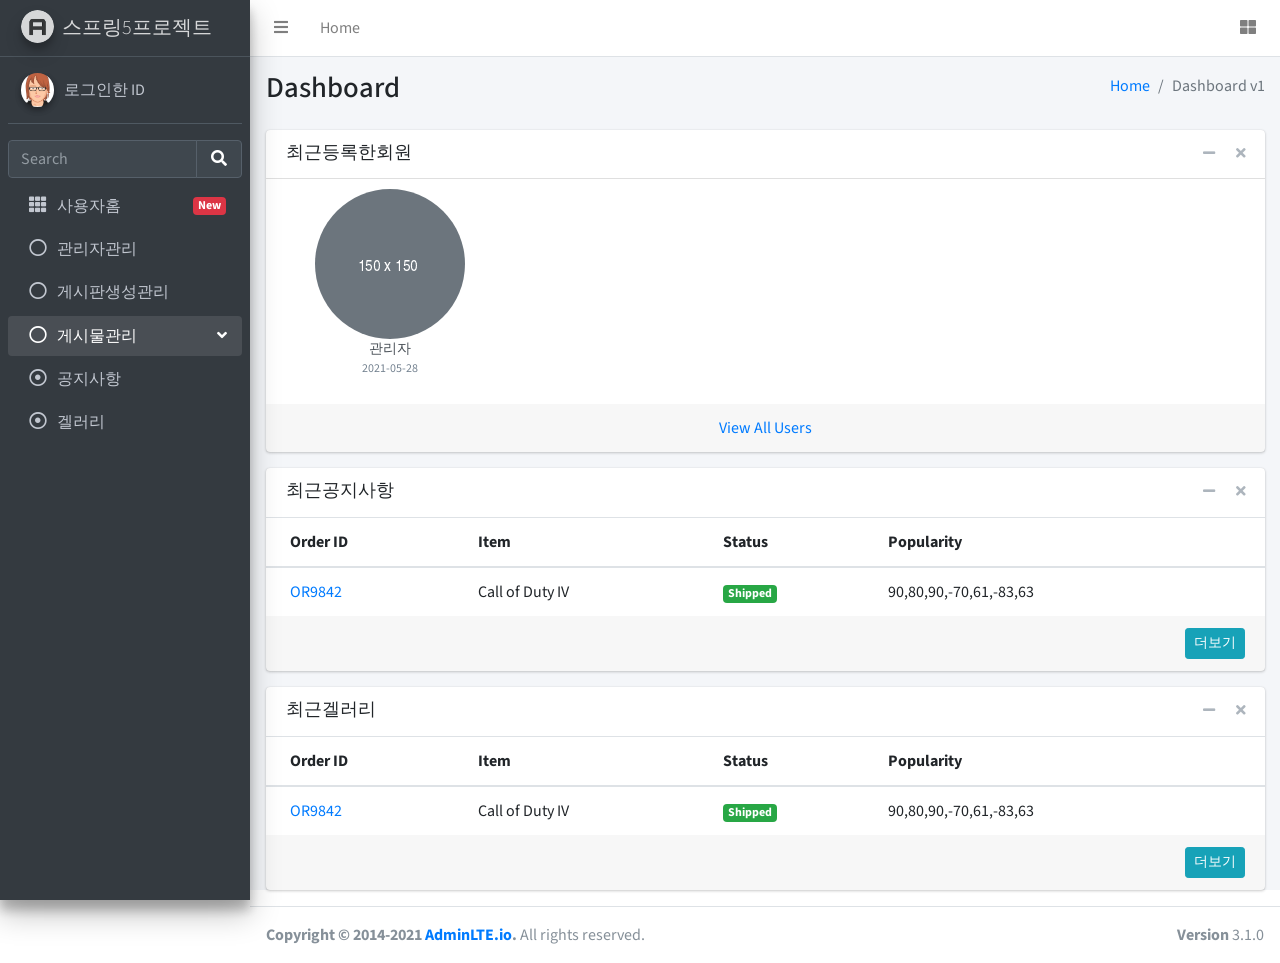
<file: src/main/webapp/resources/admin/home.html>
<!DOCTYPE html>
<html lang="ko">
<head>
  <meta charset="utf-8">
  <meta name="viewport" content="width=device-width, initial-scale=1">
  <title>AdminLTE 3 | 대시보드</title>
  <!-- Google Font: Source Sans Pro 구글웹폰트 -->
  <link rel="stylesheet" href="https://fonts.googleapis.com/css?family=Source+Sans+Pro:300,400,400i,700&display=fallback">
  <!-- Font Awesome 폰트어썸 -->
  <link rel="stylesheet" href="plugins/fontawesome-free/css/all.min.css">
  <!-- Tempusdominus Bootstrap 4 부트스트랩4 -->
  <link rel="stylesheet" href="plugins/tempusdominus-bootstrap-4/css/tempusdominus-bootstrap-4.min.css">
  <!-- Theme style AdminLTE 테마스타일 -->
  <link rel="stylesheet" href="dist/css/adminlte.min.css">
  <!-- overlayScrollbars 왼쪽스크롤메뉴 -->
  <link rel="stylesheet" href="plugins/overlayScrollbars/css/OverlayScrollbars.min.css">
  <!-- summernote 웹에디터 -->
  <link rel="stylesheet" href="plugins/summernote/summernote-bs4.min.css">
</head>
<body class="hold-transition sidebar-mini layout-fixed">
<div class="wrapper">

  <!-- Preloader A로고 로딩중...표시 -->
  <div class="preloader flex-column justify-content-center align-items-center">
    <img class="animation__shake" src="dist/img/AdminLTELogo.png" alt="AdminLTELogo" height="60" width="60">
  </div>

  <!-- Navbar 햄버거메뉴 라인 부분 -->
  <nav class="main-header navbar navbar-expand navbar-white navbar-light">
    <!-- Left navbar links 왼쪽 햄버거 메뉴와 Home링크메뉴 -->
    <ul class="navbar-nav">
      <li class="nav-item"> 
        <a class="nav-link" data-widget="pushmenu" href="#" role="button"><i class="fas fa-bars"></i></a>
      </li>
      <li class="nav-item d-none d-sm-inline-block">
        <a href="home.html" class="nav-link">Home</a>
      </li>
    </ul>
    <!-- Right navbar links 오른쪽 아이콘 메뉴 -->
    <ul class="navbar-nav ml-auto">
     
      <li class="nav-item">
        <a class="nav-link" data-widget="control-sidebar" data-slide="true" href="#" role="button">
          <i class="fas fa-th-large"></i>
        </a>
      </li>
    </ul>
  </nav>
  <!-- /.navbar -->

  <!-- Main Sidebar Container 왼쪽 사이드메뉴내용 -->
  <aside class="main-sidebar sidebar-dark-primary elevation-4">
    <!-- Brand Logo -->
    <a href="home.html" class="brand-link">
      <img src="dist/img/AdminLTELogo.png" alt="AdminLTE Logo" class="brand-image img-circle elevation-3" style="opacity: .8">
      <span class="brand-text font-weight-light">스프링5프로젝트</span>
    </a>

    <!-- Sidebar -->
    <div class="sidebar">
      <!-- Sidebar user panel (optional) 로그인한 정보 -->
      <div class="user-panel mt-3 pb-3 mb-3 d-flex">
        <div class="image">
          <img src="dist/img/avatar3.png" class="img-circle elevation-2" alt="User Image">
        </div>
        <div class="info">
          <a href="#" class="d-block">로그인한 ID</a>
        </div>
      </div>

      <!-- SidebarSearch Form 검색폼 -->
      <div class="form-inline">
        <div class="input-group" data-widget="sidebar-search">
          <input class="form-control form-control-sidebar" type="search" placeholder="Search" aria-label="Search">
          <div class="input-group-append">
            <button class="btn btn-sidebar">
              <i class="fas fa-search fa-fw"></i>
            </button>
          </div>
        </div>
      </div>

      <!-- Sidebar Menu 메뉴시작 -->
      <nav class="mt-2">
        <ul class="nav nav-pills nav-sidebar flex-column" data-widget="treeview" role="menu" data-accordion="false">
          <!-- Add icons to the links using the .nav-icon class
               with font-awesome or any other icon font library -->
          
          <li class="nav-item">
            <a href="/" class="nav-link">
              <i class="nav-icon fas fa-th"></i>
              <p>
                사용자홈
                <span class="right badge badge-danger">New</span>
              </p>
            </a>
          </li>
          <li class="nav-item">
            <a href="#" class="nav-link">
              <i class="far fa-circle nav-icon"></i>
              <p>관리자관리</p>
            </a>
          </li>
          <li class="nav-item">
            <a href="#" class="nav-link">
              <i class="far fa-circle nav-icon"></i>
              <p>게시판생성관리</p>
            </a>
          </li>
          <li class="nav-item menu-open">
            <a href="#" class="nav-link">
              <i class="far fa-circle nav-icon"></i>
              <p>게시물관리
                <i class="right fas fa-angle-left"></i>
              </p>
            </a>
            <ul class="nav nav-treeview">
              <!-- 위 게시판 생성관리에서 만든 게시판 개수에 따라서 자동 증가(아래) -->
              <li class="nav-item">
                <a href="board_list.html" class="nav-link">
                  <i class="far fa-dot-circle nav-icon"></i>
                  <p>공지사항</p>
                </a>
              </li>
              <li class="nav-item">
                <a href="board_list.html" class="nav-link">
                  <i class="far fa-dot-circle nav-icon"></i>
                  <p>겔러리</p>
                </a>
              </li>
            </ul>
          </li>
          
        </ul>
      </nav>
      <!-- /.sidebar-menu -->
    </div>
    <!-- /.sidebar -->
  </aside>

  <!-- Content Wrapper. Contains page content -->
  <div class="content-wrapper">
    <!-- Content Header (Page header) -->
    <div class="content-header">
      <div class="container-fluid">
        <div class="row mb-2">
          <div class="col-sm-6">
            <h1 class="m-0">Dashboard</h1>
          </div><!-- /.col -->
          <div class="col-sm-6">
            <ol class="breadcrumb float-sm-right">
              <li class="breadcrumb-item"><a href="#">Home</a></li>
              <li class="breadcrumb-item active">Dashboard v1</li>
            </ol>
          </div><!-- /.col -->
        </div><!-- /.row -->
      </div><!-- /.container-fluid -->
    </div>
    <!-- /.content-header -->

    <!-- Main content -->
    <section class="content">
      <div class="container-fluid">
        <!-- 최근 등록한 회원목록 -->
        <div class="card">
          <div class="card-header">
            <h3 class="card-title">최근등록한회원</h3>

            <div class="card-tools">
              <!-- <span class="badge badge-danger">8 New Members</span> -->
              <button type="button" class="btn btn-tool" data-card-widget="collapse"><i class="fas fa-minus"></i>
              </button>
              <button type="button" class="btn btn-tool" data-card-widget="remove"><i class="fas fa-times"></i>
              </button>
            </div>
          </div>
          <!-- /.card-header -->
          <div class="card-body p-0">
            <ul class="users-list clearfix">
              <li style="cursor: pointer;" onclick="alert('해당회원정보로 이동합니다. -준비중-');">
                <img src="dist/img/default-150x150.png" alt="User Image">
                <a class="users-list-name" href="#">관리자</a>
                <span class="users-list-date">2021-05-28</span>
              </li>
            </ul>
            <!-- /.users-list -->
          </div>
          <!-- /.card-body -->
          <div class="card-footer text-center">
            <a href="javascript:alert('회원목록으로 이동- 준비중');">View All Users</a>
          </div>
          <!-- /.card-footer -->
        </div>
        <!-- //최근 등록한 회원목록 -->
        <!-- 최근게시물리스트(공지사항+겔러리+QnA게시판) -->
        <div class="card">
          <div class="card-header border-transparent">
            <h3 class="card-title">최근공지사항</h3>

            <div class="card-tools">
              <button type="button" class="btn btn-tool" data-card-widget="collapse">
                <i class="fas fa-minus"></i>
              </button>
              <button type="button" class="btn btn-tool" data-card-widget="remove">
                <i class="fas fa-times"></i>
              </button>
            </div>
          </div>
          <!-- /.card-header -->
          <div class="card-body p-0">
            <div class="table-responsive">
              <table class="table m-0">
                <thead>
                <tr>
                  <th>Order ID</th>
                  <th>Item</th>
                  <th>Status</th>
                  <th>Popularity</th>
                </tr>
                </thead>
                <tbody>
                <tr>
                  <td><a href="pages/examples/invoice.html">OR9842</a></td>
                  <td>Call of Duty IV</td>
                  <td><span class="badge badge-success">Shipped</span></td>
                  <td>
                    <div class="sparkbar" data-color="#00a65a" data-height="20">90,80,90,-70,61,-83,63</div>
                  </td>
                </tr>
                </tbody>
              </table>
            </div>
            <!-- /.table-responsive -->
          </div>
          <!-- /.card-body -->
          <div class="card-footer clearfix">
            <a href="javascript:void(0)" class="btn btn-sm btn-info float-right">더보기</a>
          </div>
          <!-- /.card-footer -->
        </div>
        <div class="card">
          <div class="card-header border-transparent">
            <h3 class="card-title">최근겔러리</h3>

            <div class="card-tools">
              <button type="button" class="btn btn-tool" data-card-widget="collapse">
                <i class="fas fa-minus"></i>
              </button>
              <button type="button" class="btn btn-tool" data-card-widget="remove">
                <i class="fas fa-times"></i>
              </button>
            </div>
          </div>
          <!-- /.card-header -->
          <div class="card-body p-0">
            <div class="table-responsive">
              <table class="table m-0">
                <thead>
                <tr>
                  <th>Order ID</th>
                  <th>Item</th>
                  <th>Status</th>
                  <th>Popularity</th>
                </tr>
                </thead>
                <tbody>
                <tr>
                  <td><a href="pages/examples/invoice.html">OR9842</a></td>
                  <td>Call of Duty IV</td>
                  <td><span class="badge badge-success">Shipped</span></td>
                  <td>
                    <div class="sparkbar" data-color="#00a65a" data-height="20">90,80,90,-70,61,-83,63</div>
                  </td>
                </tr>
                </tbody>
              </table>
            </div>
            <!-- /.table-responsive -->
          </div>
          <!-- /.card-body -->
          <div class="card-footer clearfix">
            <a href="javascript:void(0)" class="btn btn-sm btn-info float-right">더보기</a>
          </div>
          <!-- /.card-footer -->
        </div>
        <!-- //최근게시물리스트 -->
      </div><!-- /.container-fluid -->
    </section>
    <!-- /.content -->
  </div>
  <!-- /.content-wrapper -->
  <footer class="main-footer">
    <strong>Copyright &copy; 2014-2021 <a href="https://adminlte.io">AdminLTE.io</a>.</strong>
    All rights reserved.
    <div class="float-right d-none d-sm-inline-block">
      <b>Version</b> 3.1.0
    </div>
  </footer>

  <!-- Control Sidebar 오른쪽 바둑판베뉴클릭시 나오는 내용 -->
  <aside class="control-sidebar control-sidebar-dark">
    <!-- demo.js에서 출력할 내용이 존재, demo.js사용않함. -->
    <div class="text-center mt-4">
    <h5>로그아웃</h5><hr class="mb-2"/>
    <button type="button" class="btn btn-primary" id="btn_logout">로그아웃</button>
    </div>
  </aside>
  <!-- /.control-sidebar -->
</div>
<!-- ./wrapper -->
<!-- jQuery 제이쿼리 코어 -->
<script src="plugins/jquery/jquery.min.js"></script>
<!-- jQuery UI 1.11.4 제이쿼리 UI코어 -->
<script src="plugins/jquery-ui/jquery-ui.min.js"></script>
<!-- Resolve conflict in jQuery UI tooltip with Bootstrap tooltip -->
<script>
  $.widget.bridge('uibutton', $.ui.button)
</script>
<!-- Bootstrap 4 부트스트랩4 코어 -->
<script src="plugins/bootstrap/js/bootstrap.bundle.min.js"></script>
<!-- Summernote 섬머노트웹에디터 코어 -->
<script src="plugins/summernote/summernote-bs4.min.js"></script>
<!-- overlayScrollbars 왼쪽스크롤메뉴 코어 -->
<script src="plugins/overlayScrollbars/js/jquery.overlayScrollbars.min.js"></script>
<!-- AdminLTE App AdminLTE코어 -->
<script src="dist/js/adminlte.js"></script>
<!-- AdminLTE for demo purposes 오른쪽메뉴-로그아웃사용 코어: 사용안함. -->
<!-- <script src="dist/js/demo.js"></script> -->
</body>
</html>
</file>
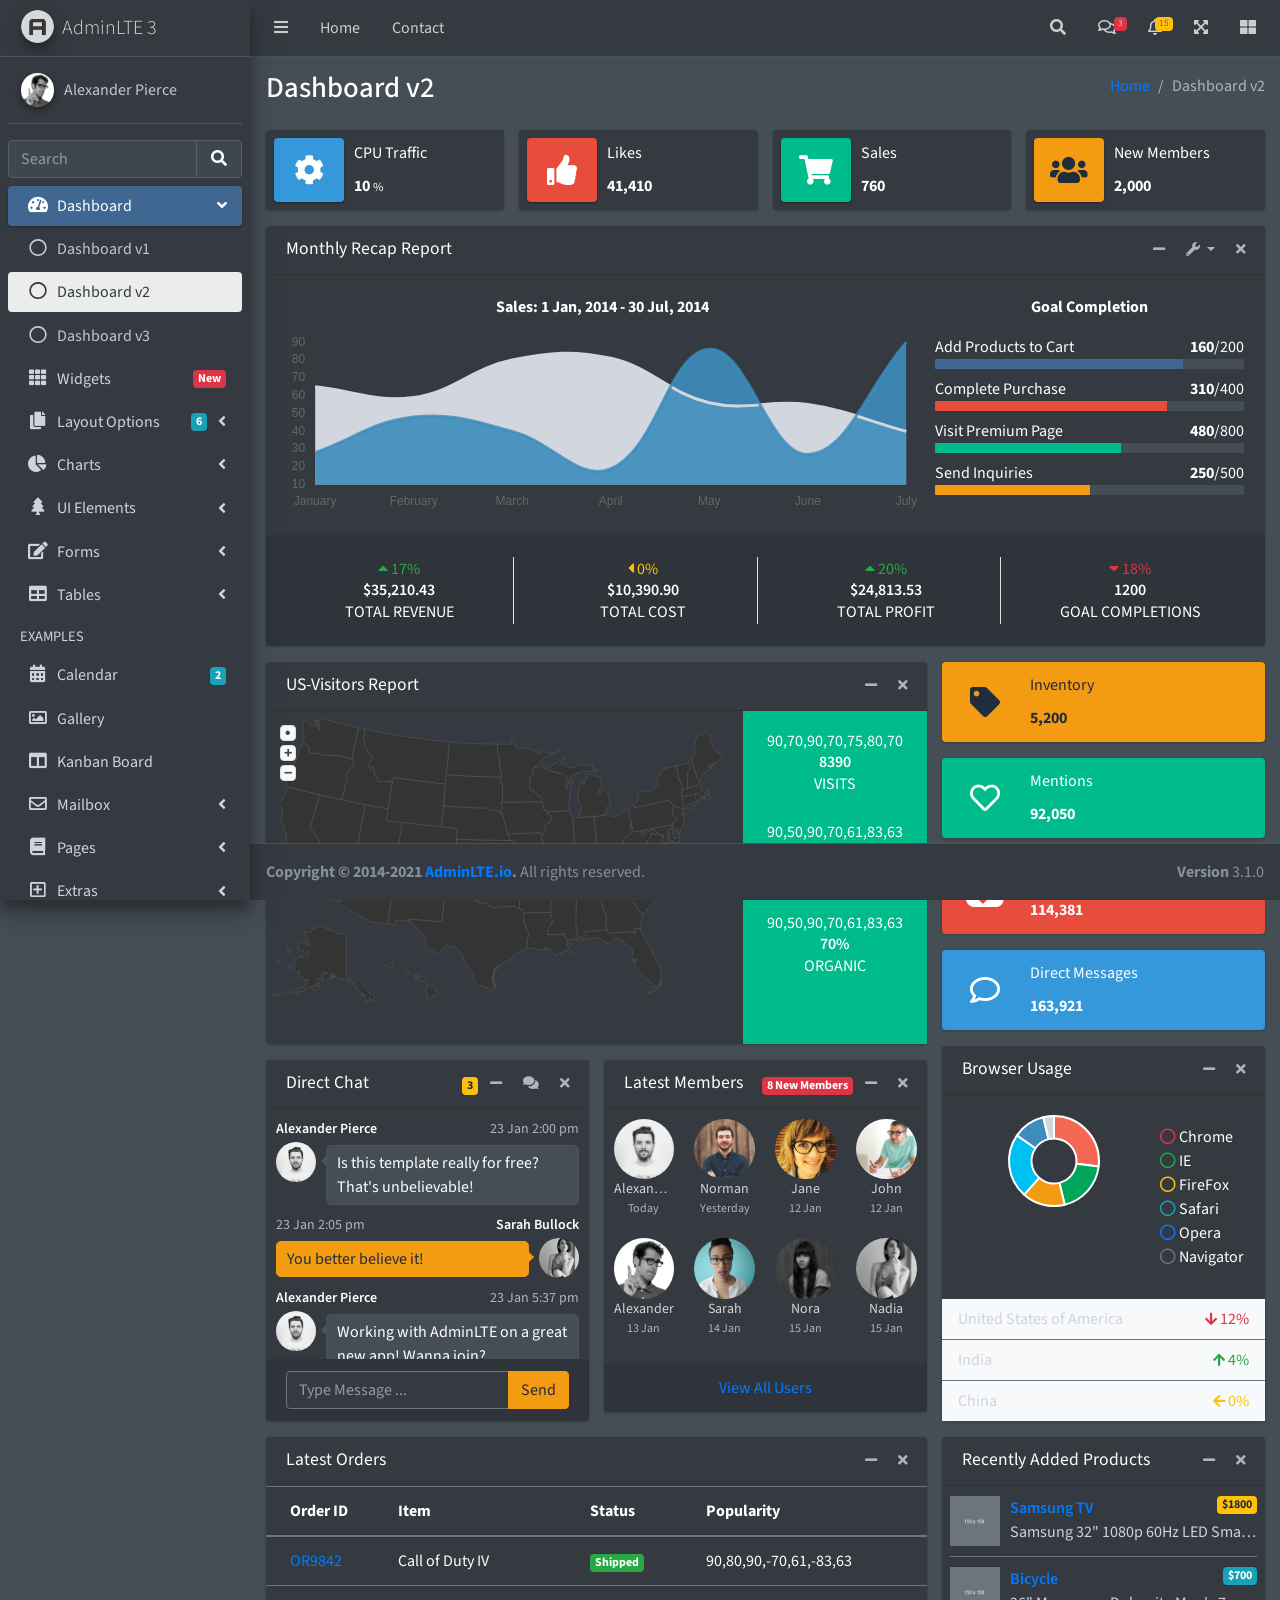
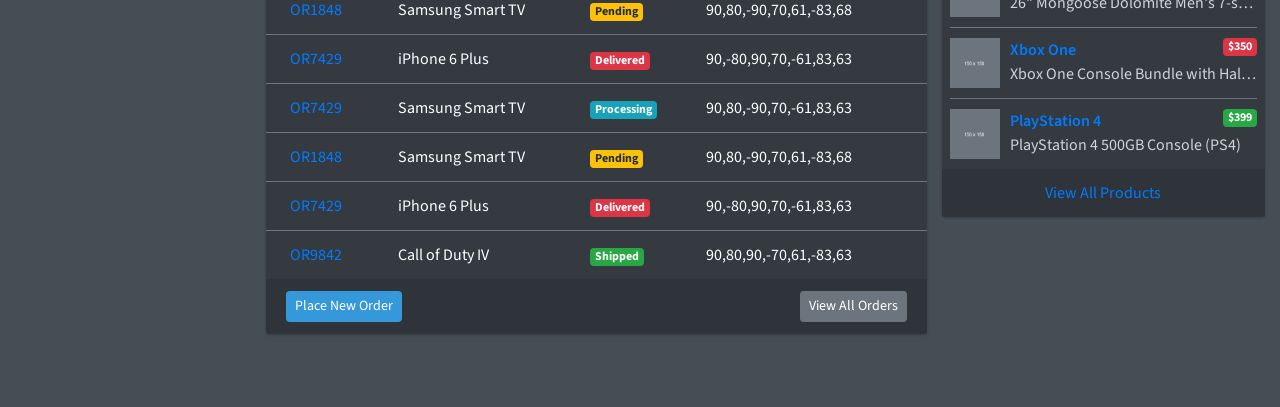
<file: src/main/webapp/resources/admin/index2.html>
<!DOCTYPE html>
<html lang="en">
<head>
  <meta charset="utf-8">
  <meta name="viewport" content="width=device-width, initial-scale=1">
  <title>AdminLTE 3 | Dashboard 2</title>

  <!-- Google Font: Source Sans Pro -->
  <link rel="stylesheet" href="https://fonts.googleapis.com/css?family=Source+Sans+Pro:300,400,400i,700&display=fallback">
  <!-- Font Awesome Icons -->
  <link rel="stylesheet" href="plugins/fontawesome-free/css/all.min.css">
  <!-- overlayScrollbars -->
  <link rel="stylesheet" href="plugins/overlayScrollbars/css/OverlayScrollbars.min.css">
  <!-- Theme style -->
  <link rel="stylesheet" href="dist/css/adminlte.min.css">
</head>
<body class="hold-transition dark-mode sidebar-mini layout-fixed layout-navbar-fixed layout-footer-fixed">
<div class="wrapper">

  <!-- Preloader -->
  <div class="preloader flex-column justify-content-center align-items-center">
    <img class="animation__wobble" src="dist/img/AdminLTELogo.png" alt="AdminLTELogo" height="60" width="60">
  </div>

  <!-- Navbar -->
  <nav class="main-header navbar navbar-expand navbar-dark">
    <!-- Left navbar links -->
    <ul class="navbar-nav">
      <li class="nav-item">
        <a class="nav-link" data-widget="pushmenu" href="#" role="button"><i class="fas fa-bars"></i></a>
      </li>
      <li class="nav-item d-none d-sm-inline-block">
        <a href="index3.html" class="nav-link">Home</a>
      </li>
      <li class="nav-item d-none d-sm-inline-block">
        <a href="#" class="nav-link">Contact</a>
      </li>
    </ul>

    <!-- Right navbar links -->
    <ul class="navbar-nav ml-auto">
      <!-- Navbar Search -->
      <li class="nav-item">
        <a class="nav-link" data-widget="navbar-search" href="#" role="button">
          <i class="fas fa-search"></i>
        </a>
        <div class="navbar-search-block">
          <form class="form-inline">
            <div class="input-group input-group-sm">
              <input class="form-control form-control-navbar" type="search" placeholder="Search" aria-label="Search">
              <div class="input-group-append">
                <button class="btn btn-navbar" type="submit">
                  <i class="fas fa-search"></i>
                </button>
                <button class="btn btn-navbar" type="button" data-widget="navbar-search">
                  <i class="fas fa-times"></i>
                </button>
              </div>
            </div>
          </form>
        </div>
      </li>

      <!-- Messages Dropdown Menu -->
      <li class="nav-item dropdown">
        <a class="nav-link" data-toggle="dropdown" href="#">
          <i class="far fa-comments"></i>
          <span class="badge badge-danger navbar-badge">3</span>
        </a>
        <div class="dropdown-menu dropdown-menu-lg dropdown-menu-right">
          <a href="#" class="dropdown-item">
            <!-- Message Start -->
            <div class="media">
              <img src="dist/img/user1-128x128.jpg" alt="User Avatar" class="img-size-50 mr-3 img-circle">
              <div class="media-body">
                <h3 class="dropdown-item-title">
                  Brad Diesel
                  <span class="float-right text-sm text-danger"><i class="fas fa-star"></i></span>
                </h3>
                <p class="text-sm">Call me whenever you can...</p>
                <p class="text-sm text-muted"><i class="far fa-clock mr-1"></i> 4 Hours Ago</p>
              </div>
            </div>
            <!-- Message End -->
          </a>
          <div class="dropdown-divider"></div>
          <a href="#" class="dropdown-item">
            <!-- Message Start -->
            <div class="media">
              <img src="dist/img/user8-128x128.jpg" alt="User Avatar" class="img-size-50 img-circle mr-3">
              <div class="media-body">
                <h3 class="dropdown-item-title">
                  John Pierce
                  <span class="float-right text-sm text-muted"><i class="fas fa-star"></i></span>
                </h3>
                <p class="text-sm">I got your message bro</p>
                <p class="text-sm text-muted"><i class="far fa-clock mr-1"></i> 4 Hours Ago</p>
              </div>
            </div>
            <!-- Message End -->
          </a>
          <div class="dropdown-divider"></div>
          <a href="#" class="dropdown-item">
            <!-- Message Start -->
            <div class="media">
              <img src="dist/img/user3-128x128.jpg" alt="User Avatar" class="img-size-50 img-circle mr-3">
              <div class="media-body">
                <h3 class="dropdown-item-title">
                  Nora Silvester
                  <span class="float-right text-sm text-warning"><i class="fas fa-star"></i></span>
                </h3>
                <p class="text-sm">The subject goes here</p>
                <p class="text-sm text-muted"><i class="far fa-clock mr-1"></i> 4 Hours Ago</p>
              </div>
            </div>
            <!-- Message End -->
          </a>
          <div class="dropdown-divider"></div>
          <a href="#" class="dropdown-item dropdown-footer">See All Messages</a>
        </div>
      </li>
      <!-- Notifications Dropdown Menu -->
      <li class="nav-item dropdown">
        <a class="nav-link" data-toggle="dropdown" href="#">
          <i class="far fa-bell"></i>
          <span class="badge badge-warning navbar-badge">15</span>
        </a>
        <div class="dropdown-menu dropdown-menu-lg dropdown-menu-right">
          <span class="dropdown-item dropdown-header">15 Notifications</span>
          <div class="dropdown-divider"></div>
          <a href="#" class="dropdown-item">
            <i class="fas fa-envelope mr-2"></i> 4 new messages
            <span class="float-right text-muted text-sm">3 mins</span>
          </a>
          <div class="dropdown-divider"></div>
          <a href="#" class="dropdown-item">
            <i class="fas fa-users mr-2"></i> 8 friend requests
            <span class="float-right text-muted text-sm">12 hours</span>
          </a>
          <div class="dropdown-divider"></div>
          <a href="#" class="dropdown-item">
            <i class="fas fa-file mr-2"></i> 3 new reports
            <span class="float-right text-muted text-sm">2 days</span>
          </a>
          <div class="dropdown-divider"></div>
          <a href="#" class="dropdown-item dropdown-footer">See All Notifications</a>
        </div>
      </li>
      <li class="nav-item">
        <a class="nav-link" data-widget="fullscreen" href="#" role="button">
          <i class="fas fa-expand-arrows-alt"></i>
        </a>
      </li>
      <li class="nav-item">
        <a class="nav-link" data-widget="control-sidebar" data-slide="true" href="#" role="button">
          <i class="fas fa-th-large"></i>
        </a>
      </li>
    </ul>
  </nav>
  <!-- /.navbar -->

  <!-- Main Sidebar Container -->
  <aside class="main-sidebar sidebar-dark-primary elevation-4">
    <!-- Brand Logo -->
    <a href="index3.html" class="brand-link">
      <img src="dist/img/AdminLTELogo.png" alt="AdminLTE Logo" class="brand-image img-circle elevation-3" style="opacity: .8">
      <span class="brand-text font-weight-light">AdminLTE 3</span>
    </a>

    <!-- Sidebar -->
    <div class="sidebar">
      <!-- Sidebar user panel (optional) -->
      <div class="user-panel mt-3 pb-3 mb-3 d-flex">
        <div class="image">
          <img src="dist/img/user2-160x160.jpg" class="img-circle elevation-2" alt="User Image">
        </div>
        <div class="info">
          <a href="#" class="d-block">Alexander Pierce</a>
        </div>
      </div>

      <!-- SidebarSearch Form -->
      <div class="form-inline">
        <div class="input-group" data-widget="sidebar-search">
          <input class="form-control form-control-sidebar" type="search" placeholder="Search" aria-label="Search">
          <div class="input-group-append">
            <button class="btn btn-sidebar">
              <i class="fas fa-search fa-fw"></i>
            </button>
          </div>
        </div>
      </div>

      <!-- Sidebar Menu -->
      <nav class="mt-2">
        <ul class="nav nav-pills nav-sidebar flex-column" data-widget="treeview" role="menu" data-accordion="false">
          <!-- Add icons to the links using the .nav-icon class
               with font-awesome or any other icon font library -->
          <li class="nav-item menu-open">
            <a href="#" class="nav-link active">
              <i class="nav-icon fas fa-tachometer-alt"></i>
              <p>
                Dashboard
                <i class="right fas fa-angle-left"></i>
              </p>
            </a>
            <ul class="nav nav-treeview">
              <li class="nav-item">
                <a href="./index.html" class="nav-link">
                  <i class="far fa-circle nav-icon"></i>
                  <p>Dashboard v1</p>
                </a>
              </li>
              <li class="nav-item">
                <a href="./index2.html" class="nav-link active">
                  <i class="far fa-circle nav-icon"></i>
                  <p>Dashboard v2</p>
                </a>
              </li>
              <li class="nav-item">
                <a href="./index3.html" class="nav-link">
                  <i class="far fa-circle nav-icon"></i>
                  <p>Dashboard v3</p>
                </a>
              </li>
            </ul>
          </li>
          <li class="nav-item">
            <a href="pages/widgets.html" class="nav-link">
              <i class="nav-icon fas fa-th"></i>
              <p>
                Widgets
                <span class="right badge badge-danger">New</span>
              </p>
            </a>
          </li>
          <li class="nav-item">
            <a href="#" class="nav-link">
              <i class="nav-icon fas fa-copy"></i>
              <p>
                Layout Options
                <i class="fas fa-angle-left right"></i>
                <span class="badge badge-info right">6</span>
              </p>
            </a>
            <ul class="nav nav-treeview">
              <li class="nav-item">
                <a href="pages/layout/top-nav.html" class="nav-link">
                  <i class="far fa-circle nav-icon"></i>
                  <p>Top Navigation</p>
                </a>
              </li>
              <li class="nav-item">
                <a href="pages/layout/top-nav-sidebar.html" class="nav-link">
                  <i class="far fa-circle nav-icon"></i>
                  <p>Top Navigation + Sidebar</p>
                </a>
              </li>
              <li class="nav-item">
                <a href="pages/layout/boxed.html" class="nav-link">
                  <i class="far fa-circle nav-icon"></i>
                  <p>Boxed</p>
                </a>
              </li>
              <li class="nav-item">
                <a href="pages/layout/fixed-sidebar.html" class="nav-link">
                  <i class="far fa-circle nav-icon"></i>
                  <p>Fixed Sidebar</p>
                </a>
              </li>
              <li class="nav-item">
                <a href="pages/layout/fixed-sidebar-custom.html" class="nav-link">
                  <i class="far fa-circle nav-icon"></i>
                  <p>Fixed Sidebar <small>+ Custom Area</small></p>
                </a>
              </li>
              <li class="nav-item">
                <a href="pages/layout/fixed-topnav.html" class="nav-link">
                  <i class="far fa-circle nav-icon"></i>
                  <p>Fixed Navbar</p>
                </a>
              </li>
              <li class="nav-item">
                <a href="pages/layout/fixed-footer.html" class="nav-link">
                  <i class="far fa-circle nav-icon"></i>
                  <p>Fixed Footer</p>
                </a>
              </li>
              <li class="nav-item">
                <a href="pages/layout/collapsed-sidebar.html" class="nav-link">
                  <i class="far fa-circle nav-icon"></i>
                  <p>Collapsed Sidebar</p>
                </a>
              </li>
            </ul>
          </li>
          <li class="nav-item">
            <a href="#" class="nav-link">
              <i class="nav-icon fas fa-chart-pie"></i>
              <p>
                Charts
                <i class="right fas fa-angle-left"></i>
              </p>
            </a>
            <ul class="nav nav-treeview">
              <li class="nav-item">
                <a href="pages/charts/chartjs.html" class="nav-link">
                  <i class="far fa-circle nav-icon"></i>
                  <p>ChartJS</p>
                </a>
              </li>
              <li class="nav-item">
                <a href="pages/charts/flot.html" class="nav-link">
                  <i class="far fa-circle nav-icon"></i>
                  <p>Flot</p>
                </a>
              </li>
              <li class="nav-item">
                <a href="pages/charts/inline.html" class="nav-link">
                  <i class="far fa-circle nav-icon"></i>
                  <p>Inline</p>
                </a>
              </li>
              <li class="nav-item">
                <a href="pages/charts/uplot.html" class="nav-link">
                  <i class="far fa-circle nav-icon"></i>
                  <p>uPlot</p>
                </a>
              </li>
            </ul>
          </li>
          <li class="nav-item">
            <a href="#" class="nav-link">
              <i class="nav-icon fas fa-tree"></i>
              <p>
                UI Elements
                <i class="fas fa-angle-left right"></i>
              </p>
            </a>
            <ul class="nav nav-treeview">
              <li class="nav-item">
                <a href="pages/UI/general.html" class="nav-link">
                  <i class="far fa-circle nav-icon"></i>
                  <p>General</p>
                </a>
              </li>
              <li class="nav-item">
                <a href="pages/UI/icons.html" class="nav-link">
                  <i class="far fa-circle nav-icon"></i>
                  <p>Icons</p>
                </a>
              </li>
              <li class="nav-item">
                <a href="pages/UI/buttons.html" class="nav-link">
                  <i class="far fa-circle nav-icon"></i>
                  <p>Buttons</p>
                </a>
              </li>
              <li class="nav-item">
                <a href="pages/UI/sliders.html" class="nav-link">
                  <i class="far fa-circle nav-icon"></i>
                  <p>Sliders</p>
                </a>
              </li>
              <li class="nav-item">
                <a href="pages/UI/modals.html" class="nav-link">
                  <i class="far fa-circle nav-icon"></i>
                  <p>Modals & Alerts</p>
                </a>
              </li>
              <li class="nav-item">
                <a href="pages/UI/navbar.html" class="nav-link">
                  <i class="far fa-circle nav-icon"></i>
                  <p>Navbar & Tabs</p>
                </a>
              </li>
              <li class="nav-item">
                <a href="pages/UI/timeline.html" class="nav-link">
                  <i class="far fa-circle nav-icon"></i>
                  <p>Timeline</p>
                </a>
              </li>
              <li class="nav-item">
                <a href="pages/UI/ribbons.html" class="nav-link">
                  <i class="far fa-circle nav-icon"></i>
                  <p>Ribbons</p>
                </a>
              </li>
            </ul>
          </li>
          <li class="nav-item">
            <a href="#" class="nav-link">
              <i class="nav-icon fas fa-edit"></i>
              <p>
                Forms
                <i class="fas fa-angle-left right"></i>
              </p>
            </a>
            <ul class="nav nav-treeview">
              <li class="nav-item">
                <a href="pages/forms/general.html" class="nav-link">
                  <i class="far fa-circle nav-icon"></i>
                  <p>General Elements</p>
                </a>
              </li>
              <li class="nav-item">
                <a href="pages/forms/advanced.html" class="nav-link">
                  <i class="far fa-circle nav-icon"></i>
                  <p>Advanced Elements</p>
                </a>
              </li>
              <li class="nav-item">
                <a href="pages/forms/editors.html" class="nav-link">
                  <i class="far fa-circle nav-icon"></i>
                  <p>Editors</p>
                </a>
              </li>
              <li class="nav-item">
                <a href="pages/forms/validation.html" class="nav-link">
                  <i class="far fa-circle nav-icon"></i>
                  <p>Validation</p>
                </a>
              </li>
            </ul>
          </li>
          <li class="nav-item">
            <a href="#" class="nav-link">
              <i class="nav-icon fas fa-table"></i>
              <p>
                Tables
                <i class="fas fa-angle-left right"></i>
              </p>
            </a>
            <ul class="nav nav-treeview">
              <li class="nav-item">
                <a href="pages/tables/simple.html" class="nav-link">
                  <i class="far fa-circle nav-icon"></i>
                  <p>Simple Tables</p>
                </a>
              </li>
              <li class="nav-item">
                <a href="pages/tables/data.html" class="nav-link">
                  <i class="far fa-circle nav-icon"></i>
                  <p>DataTables</p>
                </a>
              </li>
              <li class="nav-item">
                <a href="pages/tables/jsgrid.html" class="nav-link">
                  <i class="far fa-circle nav-icon"></i>
                  <p>jsGrid</p>
                </a>
              </li>
            </ul>
          </li>
          <li class="nav-header">EXAMPLES</li>
          <li class="nav-item">
            <a href="pages/calendar.html" class="nav-link">
              <i class="nav-icon fas fa-calendar-alt"></i>
              <p>
                Calendar
                <span class="badge badge-info right">2</span>
              </p>
            </a>
          </li>
          <li class="nav-item">
            <a href="pages/gallery.html" class="nav-link">
              <i class="nav-icon far fa-image"></i>
              <p>
                Gallery
              </p>
            </a>
          </li>
          <li class="nav-item">
            <a href="pages/kanban.html" class="nav-link">
              <i class="nav-icon fas fa-columns"></i>
              <p>
                Kanban Board
              </p>
            </a>
          </li>
          <li class="nav-item">
            <a href="#" class="nav-link">
              <i class="nav-icon far fa-envelope"></i>
              <p>
                Mailbox
                <i class="fas fa-angle-left right"></i>
              </p>
            </a>
            <ul class="nav nav-treeview">
              <li class="nav-item">
                <a href="pages/mailbox/mailbox.html" class="nav-link">
                  <i class="far fa-circle nav-icon"></i>
                  <p>Inbox</p>
                </a>
              </li>
              <li class="nav-item">
                <a href="pages/mailbox/compose.html" class="nav-link">
                  <i class="far fa-circle nav-icon"></i>
                  <p>Compose</p>
                </a>
              </li>
              <li class="nav-item">
                <a href="pages/mailbox/read-mail.html" class="nav-link">
                  <i class="far fa-circle nav-icon"></i>
                  <p>Read</p>
                </a>
              </li>
            </ul>
          </li>
          <li class="nav-item">
            <a href="#" class="nav-link">
              <i class="nav-icon fas fa-book"></i>
              <p>
                Pages
                <i class="fas fa-angle-left right"></i>
              </p>
            </a>
            <ul class="nav nav-treeview">
              <li class="nav-item">
                <a href="pages/examples/invoice.html" class="nav-link">
                  <i class="far fa-circle nav-icon"></i>
                  <p>Invoice</p>
                </a>
              </li>
              <li class="nav-item">
                <a href="pages/examples/profile.html" class="nav-link">
                  <i class="far fa-circle nav-icon"></i>
                  <p>Profile</p>
                </a>
              </li>
              <li class="nav-item">
                <a href="pages/examples/e-commerce.html" class="nav-link">
                  <i class="far fa-circle nav-icon"></i>
                  <p>E-commerce</p>
                </a>
              </li>
              <li class="nav-item">
                <a href="pages/examples/projects.html" class="nav-link">
                  <i class="far fa-circle nav-icon"></i>
                  <p>Projects</p>
                </a>
              </li>
              <li class="nav-item">
                <a href="pages/examples/project-add.html" class="nav-link">
                  <i class="far fa-circle nav-icon"></i>
                  <p>Project Add</p>
                </a>
              </li>
              <li class="nav-item">
                <a href="pages/examples/project-edit.html" class="nav-link">
                  <i class="far fa-circle nav-icon"></i>
                  <p>Project Edit</p>
                </a>
              </li>
              <li class="nav-item">
                <a href="pages/examples/project-detail.html" class="nav-link">
                  <i class="far fa-circle nav-icon"></i>
                  <p>Project Detail</p>
                </a>
              </li>
              <li class="nav-item">
                <a href="pages/examples/contacts.html" class="nav-link">
                  <i class="far fa-circle nav-icon"></i>
                  <p>Contacts</p>
                </a>
              </li>
              <li class="nav-item">
                <a href="pages/examples/faq.html" class="nav-link">
                  <i class="far fa-circle nav-icon"></i>
                  <p>FAQ</p>
                </a>
              </li>
              <li class="nav-item">
                <a href="pages/examples/contact-us.html" class="nav-link">
                  <i class="far fa-circle nav-icon"></i>
                  <p>Contact us</p>
                </a>
              </li>
            </ul>
          </li>
          <li class="nav-item">
            <a href="#" class="nav-link">
              <i class="nav-icon far fa-plus-square"></i>
              <p>
                Extras
                <i class="fas fa-angle-left right"></i>
              </p>
            </a>
            <ul class="nav nav-treeview">
              <li class="nav-item">
                <a href="#" class="nav-link">
                  <i class="far fa-circle nav-icon"></i>
                  <p>
                    Login & Register v1
                    <i class="fas fa-angle-left right"></i>
                  </p>
                </a>
                <ul class="nav nav-treeview">
                  <li class="nav-item">
                    <a href="pages/examples/login.html" class="nav-link">
                      <i class="far fa-circle nav-icon"></i>
                      <p>Login v1</p>
                    </a>
                  </li>
                  <li class="nav-item">
                    <a href="pages/examples/register.html" class="nav-link">
                      <i class="far fa-circle nav-icon"></i>
                      <p>Register v1</p>
                    </a>
                  </li>
                  <li class="nav-item">
                    <a href="pages/examples/forgot-password.html" class="nav-link">
                      <i class="far fa-circle nav-icon"></i>
                      <p>Forgot Password v1</p>
                    </a>
                  </li>
                  <li class="nav-item">
                    <a href="pages/examples/recover-password.html" class="nav-link">
                      <i class="far fa-circle nav-icon"></i>
                      <p>Recover Password v1</p>
                    </a>
                  </li>
                </ul>
              </li>
              <li class="nav-item">
                <a href="#" class="nav-link">
                  <i class="far fa-circle nav-icon"></i>
                  <p>
                    Login & Register v2
                    <i class="fas fa-angle-left right"></i>
                  </p>
                </a>
                <ul class="nav nav-treeview">
                  <li class="nav-item">
                    <a href="pages/examples/login-v2.html" class="nav-link">
                      <i class="far fa-circle nav-icon"></i>
                      <p>Login v2</p>
                    </a>
                  </li>
                  <li class="nav-item">
                    <a href="pages/examples/register-v2.html" class="nav-link">
                      <i class="far fa-circle nav-icon"></i>
                      <p>Register v2</p>
                    </a>
                  </li>
                  <li class="nav-item">
                    <a href="pages/examples/forgot-password-v2.html" class="nav-link">
                      <i class="far fa-circle nav-icon"></i>
                      <p>Forgot Password v2</p>
                    </a>
                  </li>
                  <li class="nav-item">
                    <a href="pages/examples/recover-password-v2.html" class="nav-link">
                      <i class="far fa-circle nav-icon"></i>
                      <p>Recover Password v2</p>
                    </a>
                  </li>
                </ul>
              </li>
              <li class="nav-item">
                <a href="pages/examples/lockscreen.html" class="nav-link">
                  <i class="far fa-circle nav-icon"></i>
                  <p>Lockscreen</p>
                </a>
              </li>
              <li class="nav-item">
                <a href="pages/examples/legacy-user-menu.html" class="nav-link">
                  <i class="far fa-circle nav-icon"></i>
                  <p>Legacy User Menu</p>
                </a>
              </li>
              <li class="nav-item">
                <a href="pages/examples/language-menu.html" class="nav-link">
                  <i class="far fa-circle nav-icon"></i>
                  <p>Language Menu</p>
                </a>
              </li>
              <li class="nav-item">
                <a href="pages/examples/404.html" class="nav-link">
                  <i class="far fa-circle nav-icon"></i>
                  <p>Error 404</p>
                </a>
              </li>
              <li class="nav-item">
                <a href="pages/examples/500.html" class="nav-link">
                  <i class="far fa-circle nav-icon"></i>
                  <p>Error 500</p>
                </a>
              </li>
              <li class="nav-item">
                <a href="pages/examples/pace.html" class="nav-link">
                  <i class="far fa-circle nav-icon"></i>
                  <p>Pace</p>
                </a>
              </li>
              <li class="nav-item">
                <a href="pages/examples/blank.html" class="nav-link">
                  <i class="far fa-circle nav-icon"></i>
                  <p>Blank Page</p>
                </a>
              </li>
              <li class="nav-item">
                <a href="starter.html" class="nav-link">
                  <i class="far fa-circle nav-icon"></i>
                  <p>Starter Page</p>
                </a>
              </li>
            </ul>
          </li>
          <li class="nav-item">
            <a href="#" class="nav-link">
              <i class="nav-icon fas fa-search"></i>
              <p>
                Search
                <i class="fas fa-angle-left right"></i>
              </p>
            </a>
            <ul class="nav nav-treeview">
              <li class="nav-item">
                <a href="pages/search/simple.html" class="nav-link">
                  <i class="far fa-circle nav-icon"></i>
                  <p>Simple Search</p>
                </a>
              </li>
              <li class="nav-item">
                <a href="pages/search/enhanced.html" class="nav-link">
                  <i class="far fa-circle nav-icon"></i>
                  <p>Enhanced</p>
                </a>
              </li>
            </ul>
          </li>
          <li class="nav-header">MISCELLANEOUS</li>
          <li class="nav-item">
            <a href="iframe.html" class="nav-link">
              <i class="nav-icon fas fa-ellipsis-h"></i>
              <p>Tabbed IFrame Plugin</p>
            </a>
          </li>
          <li class="nav-item">
            <a href="https://adminlte.io/docs/3.1/" class="nav-link">
              <i class="nav-icon fas fa-file"></i>
              <p>Documentation</p>
            </a>
          </li>
          <li class="nav-header">MULTI LEVEL EXAMPLE</li>
          <li class="nav-item">
            <a href="#" class="nav-link">
              <i class="fas fa-circle nav-icon"></i>
              <p>Level 1</p>
            </a>
          </li>
          <li class="nav-item">
            <a href="#" class="nav-link">
              <i class="nav-icon fas fa-circle"></i>
              <p>
                Level 1
                <i class="right fas fa-angle-left"></i>
              </p>
            </a>
            <ul class="nav nav-treeview">
              <li class="nav-item">
                <a href="#" class="nav-link">
                  <i class="far fa-circle nav-icon"></i>
                  <p>Level 2</p>
                </a>
              </li>
              <li class="nav-item">
                <a href="#" class="nav-link">
                  <i class="far fa-circle nav-icon"></i>
                  <p>
                    Level 2
                    <i class="right fas fa-angle-left"></i>
                  </p>
                </a>
                <ul class="nav nav-treeview">
                  <li class="nav-item">
                    <a href="#" class="nav-link">
                      <i class="far fa-dot-circle nav-icon"></i>
                      <p>Level 3</p>
                    </a>
                  </li>
                  <li class="nav-item">
                    <a href="#" class="nav-link">
                      <i class="far fa-dot-circle nav-icon"></i>
                      <p>Level 3</p>
                    </a>
                  </li>
                  <li class="nav-item">
                    <a href="#" class="nav-link">
                      <i class="far fa-dot-circle nav-icon"></i>
                      <p>Level 3</p>
                    </a>
                  </li>
                </ul>
              </li>
              <li class="nav-item">
                <a href="#" class="nav-link">
                  <i class="far fa-circle nav-icon"></i>
                  <p>Level 2</p>
                </a>
              </li>
            </ul>
          </li>
          <li class="nav-item">
            <a href="#" class="nav-link">
              <i class="fas fa-circle nav-icon"></i>
              <p>Level 1</p>
            </a>
          </li>
          <li class="nav-header">LABELS</li>
          <li class="nav-item">
            <a href="#" class="nav-link">
              <i class="nav-icon far fa-circle text-danger"></i>
              <p class="text">Important</p>
            </a>
          </li>
          <li class="nav-item">
            <a href="#" class="nav-link">
              <i class="nav-icon far fa-circle text-warning"></i>
              <p>Warning</p>
            </a>
          </li>
          <li class="nav-item">
            <a href="#" class="nav-link">
              <i class="nav-icon far fa-circle text-info"></i>
              <p>Informational</p>
            </a>
          </li>
        </ul>
      </nav>
      <!-- /.sidebar-menu -->
    </div>
    <!-- /.sidebar -->
  </aside>

  <!-- Content Wrapper. Contains page content -->
  <div class="content-wrapper">
    <!-- Content Header (Page header) -->
    <div class="content-header">
      <div class="container-fluid">
        <div class="row mb-2">
          <div class="col-sm-6">
            <h1 class="m-0">Dashboard v2</h1>
          </div><!-- /.col -->
          <div class="col-sm-6">
            <ol class="breadcrumb float-sm-right">
              <li class="breadcrumb-item"><a href="#">Home</a></li>
              <li class="breadcrumb-item active">Dashboard v2</li>
            </ol>
          </div><!-- /.col -->
        </div><!-- /.row -->
      </div><!-- /.container-fluid -->
    </div>
    <!-- /.content-header -->

    <!-- Main content -->
    <section class="content">
      <div class="container-fluid">
        <!-- Info boxes -->
        <div class="row">
          <div class="col-12 col-sm-6 col-md-3">
            <div class="info-box">
              <span class="info-box-icon bg-info elevation-1"><i class="fas fa-cog"></i></span>

              <div class="info-box-content">
                <span class="info-box-text">CPU Traffic</span>
                <span class="info-box-number">
                  10
                  <small>%</small>
                </span>
              </div>
              <!-- /.info-box-content -->
            </div>
            <!-- /.info-box -->
          </div>
          <!-- /.col -->
          <div class="col-12 col-sm-6 col-md-3">
            <div class="info-box mb-3">
              <span class="info-box-icon bg-danger elevation-1"><i class="fas fa-thumbs-up"></i></span>

              <div class="info-box-content">
                <span class="info-box-text">Likes</span>
                <span class="info-box-number">41,410</span>
              </div>
              <!-- /.info-box-content -->
            </div>
            <!-- /.info-box -->
          </div>
          <!-- /.col -->

          <!-- fix for small devices only -->
          <div class="clearfix hidden-md-up"></div>

          <div class="col-12 col-sm-6 col-md-3">
            <div class="info-box mb-3">
              <span class="info-box-icon bg-success elevation-1"><i class="fas fa-shopping-cart"></i></span>

              <div class="info-box-content">
                <span class="info-box-text">Sales</span>
                <span class="info-box-number">760</span>
              </div>
              <!-- /.info-box-content -->
            </div>
            <!-- /.info-box -->
          </div>
          <!-- /.col -->
          <div class="col-12 col-sm-6 col-md-3">
            <div class="info-box mb-3">
              <span class="info-box-icon bg-warning elevation-1"><i class="fas fa-users"></i></span>

              <div class="info-box-content">
                <span class="info-box-text">New Members</span>
                <span class="info-box-number">2,000</span>
              </div>
              <!-- /.info-box-content -->
            </div>
            <!-- /.info-box -->
          </div>
          <!-- /.col -->
        </div>
        <!-- /.row -->

        <div class="row">
          <div class="col-md-12">
            <div class="card">
              <div class="card-header">
                <h5 class="card-title">Monthly Recap Report</h5>

                <div class="card-tools">
                  <button type="button" class="btn btn-tool" data-card-widget="collapse">
                    <i class="fas fa-minus"></i>
                  </button>
                  <div class="btn-group">
                    <button type="button" class="btn btn-tool dropdown-toggle" data-toggle="dropdown">
                      <i class="fas fa-wrench"></i>
                    </button>
                    <div class="dropdown-menu dropdown-menu-right" role="menu">
                      <a href="#" class="dropdown-item">Action</a>
                      <a href="#" class="dropdown-item">Another action</a>
                      <a href="#" class="dropdown-item">Something else here</a>
                      <a class="dropdown-divider"></a>
                      <a href="#" class="dropdown-item">Separated link</a>
                    </div>
                  </div>
                  <button type="button" class="btn btn-tool" data-card-widget="remove">
                    <i class="fas fa-times"></i>
                  </button>
                </div>
              </div>
              <!-- /.card-header -->
              <div class="card-body">
                <div class="row">
                  <div class="col-md-8">
                    <p class="text-center">
                      <strong>Sales: 1 Jan, 2014 - 30 Jul, 2014</strong>
                    </p>

                    <div class="chart">
                      <!-- Sales Chart Canvas -->
                      <canvas id="salesChart" height="180" style="height: 180px;"></canvas>
                    </div>
                    <!-- /.chart-responsive -->
                  </div>
                  <!-- /.col -->
                  <div class="col-md-4">
                    <p class="text-center">
                      <strong>Goal Completion</strong>
                    </p>

                    <div class="progress-group">
                      Add Products to Cart
                      <span class="float-right"><b>160</b>/200</span>
                      <div class="progress progress-sm">
                        <div class="progress-bar bg-primary" style="width: 80%"></div>
                      </div>
                    </div>
                    <!-- /.progress-group -->

                    <div class="progress-group">
                      Complete Purchase
                      <span class="float-right"><b>310</b>/400</span>
                      <div class="progress progress-sm">
                        <div class="progress-bar bg-danger" style="width: 75%"></div>
                      </div>
                    </div>

                    <!-- /.progress-group -->
                    <div class="progress-group">
                      <span class="progress-text">Visit Premium Page</span>
                      <span class="float-right"><b>480</b>/800</span>
                      <div class="progress progress-sm">
                        <div class="progress-bar bg-success" style="width: 60%"></div>
                      </div>
                    </div>

                    <!-- /.progress-group -->
                    <div class="progress-group">
                      Send Inquiries
                      <span class="float-right"><b>250</b>/500</span>
                      <div class="progress progress-sm">
                        <div class="progress-bar bg-warning" style="width: 50%"></div>
                      </div>
                    </div>
                    <!-- /.progress-group -->
                  </div>
                  <!-- /.col -->
                </div>
                <!-- /.row -->
              </div>
              <!-- ./card-body -->
              <div class="card-footer">
                <div class="row">
                  <div class="col-sm-3 col-6">
                    <div class="description-block border-right">
                      <span class="description-percentage text-success"><i class="fas fa-caret-up"></i> 17%</span>
                      <h5 class="description-header">$35,210.43</h5>
                      <span class="description-text">TOTAL REVENUE</span>
                    </div>
                    <!-- /.description-block -->
                  </div>
                  <!-- /.col -->
                  <div class="col-sm-3 col-6">
                    <div class="description-block border-right">
                      <span class="description-percentage text-warning"><i class="fas fa-caret-left"></i> 0%</span>
                      <h5 class="description-header">$10,390.90</h5>
                      <span class="description-text">TOTAL COST</span>
                    </div>
                    <!-- /.description-block -->
                  </div>
                  <!-- /.col -->
                  <div class="col-sm-3 col-6">
                    <div class="description-block border-right">
                      <span class="description-percentage text-success"><i class="fas fa-caret-up"></i> 20%</span>
                      <h5 class="description-header">$24,813.53</h5>
                      <span class="description-text">TOTAL PROFIT</span>
                    </div>
                    <!-- /.description-block -->
                  </div>
                  <!-- /.col -->
                  <div class="col-sm-3 col-6">
                    <div class="description-block">
                      <span class="description-percentage text-danger"><i class="fas fa-caret-down"></i> 18%</span>
                      <h5 class="description-header">1200</h5>
                      <span class="description-text">GOAL COMPLETIONS</span>
                    </div>
                    <!-- /.description-block -->
                  </div>
                </div>
                <!-- /.row -->
              </div>
              <!-- /.card-footer -->
            </div>
            <!-- /.card -->
          </div>
          <!-- /.col -->
        </div>
        <!-- /.row -->

        <!-- Main row -->
        <div class="row">
          <!-- Left col -->
          <div class="col-md-8">
            <!-- MAP & BOX PANE -->
            <div class="card">
              <div class="card-header">
                <h3 class="card-title">US-Visitors Report</h3>

                <div class="card-tools">
                  <button type="button" class="btn btn-tool" data-card-widget="collapse">
                    <i class="fas fa-minus"></i>
                  </button>
                  <button type="button" class="btn btn-tool" data-card-widget="remove">
                    <i class="fas fa-times"></i>
                  </button>
                </div>
              </div>
              <!-- /.card-header -->
              <div class="card-body p-0">
                <div class="d-md-flex">
                  <div class="p-1 flex-fill" style="overflow: hidden">
                    <!-- Map will be created here -->
                    <div id="world-map-markers" style="height: 325px; overflow: hidden">
                      <div class="map"></div>
                    </div>
                  </div>
                  <div class="card-pane-right bg-success pt-2 pb-2 pl-4 pr-4">
                    <div class="description-block mb-4">
                      <div class="sparkbar pad" data-color="#fff">90,70,90,70,75,80,70</div>
                      <h5 class="description-header">8390</h5>
                      <span class="description-text">Visits</span>
                    </div>
                    <!-- /.description-block -->
                    <div class="description-block mb-4">
                      <div class="sparkbar pad" data-color="#fff">90,50,90,70,61,83,63</div>
                      <h5 class="description-header">30%</h5>
                      <span class="description-text">Referrals</span>
                    </div>
                    <!-- /.description-block -->
                    <div class="description-block">
                      <div class="sparkbar pad" data-color="#fff">90,50,90,70,61,83,63</div>
                      <h5 class="description-header">70%</h5>
                      <span class="description-text">Organic</span>
                    </div>
                    <!-- /.description-block -->
                  </div><!-- /.card-pane-right -->
                </div><!-- /.d-md-flex -->
              </div>
              <!-- /.card-body -->
            </div>
            <!-- /.card -->
            <div class="row">
              <div class="col-md-6">
                <!-- DIRECT CHAT -->
                <div class="card direct-chat direct-chat-warning">
                  <div class="card-header">
                    <h3 class="card-title">Direct Chat</h3>

                    <div class="card-tools">
                      <span title="3 New Messages" class="badge badge-warning">3</span>
                      <button type="button" class="btn btn-tool" data-card-widget="collapse">
                        <i class="fas fa-minus"></i>
                      </button>
                      <button type="button" class="btn btn-tool" title="Contacts" data-widget="chat-pane-toggle">
                        <i class="fas fa-comments"></i>
                      </button>
                      <button type="button" class="btn btn-tool" data-card-widget="remove">
                        <i class="fas fa-times"></i>
                      </button>
                    </div>
                  </div>
                  <!-- /.card-header -->
                  <div class="card-body">
                    <!-- Conversations are loaded here -->
                    <div class="direct-chat-messages">
                      <!-- Message. Default to the left -->
                      <div class="direct-chat-msg">
                        <div class="direct-chat-infos clearfix">
                          <span class="direct-chat-name float-left">Alexander Pierce</span>
                          <span class="direct-chat-timestamp float-right">23 Jan 2:00 pm</span>
                        </div>
                        <!-- /.direct-chat-infos -->
                        <img class="direct-chat-img" src="dist/img/user1-128x128.jpg" alt="message user image">
                        <!-- /.direct-chat-img -->
                        <div class="direct-chat-text">
                          Is this template really for free? That's unbelievable!
                        </div>
                        <!-- /.direct-chat-text -->
                      </div>
                      <!-- /.direct-chat-msg -->

                      <!-- Message to the right -->
                      <div class="direct-chat-msg right">
                        <div class="direct-chat-infos clearfix">
                          <span class="direct-chat-name float-right">Sarah Bullock</span>
                          <span class="direct-chat-timestamp float-left">23 Jan 2:05 pm</span>
                        </div>
                        <!-- /.direct-chat-infos -->
                        <img class="direct-chat-img" src="dist/img/user3-128x128.jpg" alt="message user image">
                        <!-- /.direct-chat-img -->
                        <div class="direct-chat-text">
                          You better believe it!
                        </div>
                        <!-- /.direct-chat-text -->
                      </div>
                      <!-- /.direct-chat-msg -->

                      <!-- Message. Default to the left -->
                      <div class="direct-chat-msg">
                        <div class="direct-chat-infos clearfix">
                          <span class="direct-chat-name float-left">Alexander Pierce</span>
                          <span class="direct-chat-timestamp float-right">23 Jan 5:37 pm</span>
                        </div>
                        <!-- /.direct-chat-infos -->
                        <img class="direct-chat-img" src="dist/img/user1-128x128.jpg" alt="message user image">
                        <!-- /.direct-chat-img -->
                        <div class="direct-chat-text">
                          Working with AdminLTE on a great new app! Wanna join?
                        </div>
                        <!-- /.direct-chat-text -->
                      </div>
                      <!-- /.direct-chat-msg -->

                      <!-- Message to the right -->
                      <div class="direct-chat-msg right">
                        <div class="direct-chat-infos clearfix">
                          <span class="direct-chat-name float-right">Sarah Bullock</span>
                          <span class="direct-chat-timestamp float-left">23 Jan 6:10 pm</span>
                        </div>
                        <!-- /.direct-chat-infos -->
                        <img class="direct-chat-img" src="dist/img/user3-128x128.jpg" alt="message user image">
                        <!-- /.direct-chat-img -->
                        <div class="direct-chat-text">
                          I would love to.
                        </div>
                        <!-- /.direct-chat-text -->
                      </div>
                      <!-- /.direct-chat-msg -->

                    </div>
                    <!--/.direct-chat-messages-->

                    <!-- Contacts are loaded here -->
                    <div class="direct-chat-contacts">
                      <ul class="contacts-list">
                        <li>
                          <a href="#">
                            <img class="contacts-list-img" src="dist/img/user1-128x128.jpg" alt="User Avatar">

                            <div class="contacts-list-info">
                              <span class="contacts-list-name">
                                Count Dracula
                                <small class="contacts-list-date float-right">2/28/2015</small>
                              </span>
                              <span class="contacts-list-msg">How have you been? I was...</span>
                            </div>
                            <!-- /.contacts-list-info -->
                          </a>
                        </li>
                        <!-- End Contact Item -->
                        <li>
                          <a href="#">
                            <img class="contacts-list-img" src="dist/img/user7-128x128.jpg" alt="User Avatar">

                            <div class="contacts-list-info">
                              <span class="contacts-list-name">
                                Sarah Doe
                                <small class="contacts-list-date float-right">2/23/2015</small>
                              </span>
                              <span class="contacts-list-msg">I will be waiting for...</span>
                            </div>
                            <!-- /.contacts-list-info -->
                          </a>
                        </li>
                        <!-- End Contact Item -->
                        <li>
                          <a href="#">
                            <img class="contacts-list-img" src="dist/img/user3-128x128.jpg" alt="User Avatar">

                            <div class="contacts-list-info">
                              <span class="contacts-list-name">
                                Nadia Jolie
                                <small class="contacts-list-date float-right">2/20/2015</small>
                              </span>
                              <span class="contacts-list-msg">I'll call you back at...</span>
                            </div>
                            <!-- /.contacts-list-info -->
                          </a>
                        </li>
                        <!-- End Contact Item -->
                        <li>
                          <a href="#">
                            <img class="contacts-list-img" src="dist/img/user5-128x128.jpg" alt="User Avatar">

                            <div class="contacts-list-info">
                              <span class="contacts-list-name">
                                Nora S. Vans
                                <small class="contacts-list-date float-right">2/10/2015</small>
                              </span>
                              <span class="contacts-list-msg">Where is your new...</span>
                            </div>
                            <!-- /.contacts-list-info -->
                          </a>
                        </li>
                        <!-- End Contact Item -->
                        <li>
                          <a href="#">
                            <img class="contacts-list-img" src="dist/img/user6-128x128.jpg" alt="User Avatar">

                            <div class="contacts-list-info">
                              <span class="contacts-list-name">
                                John K.
                                <small class="contacts-list-date float-right">1/27/2015</small>
                              </span>
                              <span class="contacts-list-msg">Can I take a look at...</span>
                            </div>
                            <!-- /.contacts-list-info -->
                          </a>
                        </li>
                        <!-- End Contact Item -->
                        <li>
                          <a href="#">
                            <img class="contacts-list-img" src="dist/img/user8-128x128.jpg" alt="User Avatar">

                            <div class="contacts-list-info">
                              <span class="contacts-list-name">
                                Kenneth M.
                                <small class="contacts-list-date float-right">1/4/2015</small>
                              </span>
                              <span class="contacts-list-msg">Never mind I found...</span>
                            </div>
                            <!-- /.contacts-list-info -->
                          </a>
                        </li>
                        <!-- End Contact Item -->
                      </ul>
                      <!-- /.contacts-list -->
                    </div>
                    <!-- /.direct-chat-pane -->
                  </div>
                  <!-- /.card-body -->
                  <div class="card-footer">
                    <form action="#" method="post">
                      <div class="input-group">
                        <input type="text" name="message" placeholder="Type Message ..." class="form-control">
                        <span class="input-group-append">
                          <button type="button" class="btn btn-warning">Send</button>
                        </span>
                      </div>
                    </form>
                  </div>
                  <!-- /.card-footer-->
                </div>
                <!--/.direct-chat -->
              </div>
              <!-- /.col -->

              <div class="col-md-6">
                <!-- USERS LIST -->
                <div class="card">
                  <div class="card-header">
                    <h3 class="card-title">Latest Members</h3>

                    <div class="card-tools">
                      <span class="badge badge-danger">8 New Members</span>
                      <button type="button" class="btn btn-tool" data-card-widget="collapse">
                        <i class="fas fa-minus"></i>
                      </button>
                      <button type="button" class="btn btn-tool" data-card-widget="remove">
                        <i class="fas fa-times"></i>
                      </button>
                    </div>
                  </div>
                  <!-- /.card-header -->
                  <div class="card-body p-0">
                    <ul class="users-list clearfix">
                      <li>
                        <img src="dist/img/user1-128x128.jpg" alt="User Image">
                        <a class="users-list-name" href="#">Alexander Pierce</a>
                        <span class="users-list-date">Today</span>
                      </li>
                      <li>
                        <img src="dist/img/user8-128x128.jpg" alt="User Image">
                        <a class="users-list-name" href="#">Norman</a>
                        <span class="users-list-date">Yesterday</span>
                      </li>
                      <li>
                        <img src="dist/img/user7-128x128.jpg" alt="User Image">
                        <a class="users-list-name" href="#">Jane</a>
                        <span class="users-list-date">12 Jan</span>
                      </li>
                      <li>
                        <img src="dist/img/user6-128x128.jpg" alt="User Image">
                        <a class="users-list-name" href="#">John</a>
                        <span class="users-list-date">12 Jan</span>
                      </li>
                      <li>
                        <img src="dist/img/user2-160x160.jpg" alt="User Image">
                        <a class="users-list-name" href="#">Alexander</a>
                        <span class="users-list-date">13 Jan</span>
                      </li>
                      <li>
                        <img src="dist/img/user5-128x128.jpg" alt="User Image">
                        <a class="users-list-name" href="#">Sarah</a>
                        <span class="users-list-date">14 Jan</span>
                      </li>
                      <li>
                        <img src="dist/img/user4-128x128.jpg" alt="User Image">
                        <a class="users-list-name" href="#">Nora</a>
                        <span class="users-list-date">15 Jan</span>
                      </li>
                      <li>
                        <img src="dist/img/user3-128x128.jpg" alt="User Image">
                        <a class="users-list-name" href="#">Nadia</a>
                        <span class="users-list-date">15 Jan</span>
                      </li>
                    </ul>
                    <!-- /.users-list -->
                  </div>
                  <!-- /.card-body -->
                  <div class="card-footer text-center">
                    <a href="javascript:">View All Users</a>
                  </div>
                  <!-- /.card-footer -->
                </div>
                <!--/.card -->
              </div>
              <!-- /.col -->
            </div>
            <!-- /.row -->

            <!-- TABLE: LATEST ORDERS -->
            <div class="card">
              <div class="card-header border-transparent">
                <h3 class="card-title">Latest Orders</h3>

                <div class="card-tools">
                  <button type="button" class="btn btn-tool" data-card-widget="collapse">
                    <i class="fas fa-minus"></i>
                  </button>
                  <button type="button" class="btn btn-tool" data-card-widget="remove">
                    <i class="fas fa-times"></i>
                  </button>
                </div>
              </div>
              <!-- /.card-header -->
              <div class="card-body p-0">
                <div class="table-responsive">
                  <table class="table m-0">
                    <thead>
                    <tr>
                      <th>Order ID</th>
                      <th>Item</th>
                      <th>Status</th>
                      <th>Popularity</th>
                    </tr>
                    </thead>
                    <tbody>
                    <tr>
                      <td><a href="pages/examples/invoice.html">OR9842</a></td>
                      <td>Call of Duty IV</td>
                      <td><span class="badge badge-success">Shipped</span></td>
                      <td>
                        <div class="sparkbar" data-color="#00a65a" data-height="20">90,80,90,-70,61,-83,63</div>
                      </td>
                    </tr>
                    <tr>
                      <td><a href="pages/examples/invoice.html">OR1848</a></td>
                      <td>Samsung Smart TV</td>
                      <td><span class="badge badge-warning">Pending</span></td>
                      <td>
                        <div class="sparkbar" data-color="#f39c12" data-height="20">90,80,-90,70,61,-83,68</div>
                      </td>
                    </tr>
                    <tr>
                      <td><a href="pages/examples/invoice.html">OR7429</a></td>
                      <td>iPhone 6 Plus</td>
                      <td><span class="badge badge-danger">Delivered</span></td>
                      <td>
                        <div class="sparkbar" data-color="#f56954" data-height="20">90,-80,90,70,-61,83,63</div>
                      </td>
                    </tr>
                    <tr>
                      <td><a href="pages/examples/invoice.html">OR7429</a></td>
                      <td>Samsung Smart TV</td>
                      <td><span class="badge badge-info">Processing</span></td>
                      <td>
                        <div class="sparkbar" data-color="#00c0ef" data-height="20">90,80,-90,70,-61,83,63</div>
                      </td>
                    </tr>
                    <tr>
                      <td><a href="pages/examples/invoice.html">OR1848</a></td>
                      <td>Samsung Smart TV</td>
                      <td><span class="badge badge-warning">Pending</span></td>
                      <td>
                        <div class="sparkbar" data-color="#f39c12" data-height="20">90,80,-90,70,61,-83,68</div>
                      </td>
                    </tr>
                    <tr>
                      <td><a href="pages/examples/invoice.html">OR7429</a></td>
                      <td>iPhone 6 Plus</td>
                      <td><span class="badge badge-danger">Delivered</span></td>
                      <td>
                        <div class="sparkbar" data-color="#f56954" data-height="20">90,-80,90,70,-61,83,63</div>
                      </td>
                    </tr>
                    <tr>
                      <td><a href="pages/examples/invoice.html">OR9842</a></td>
                      <td>Call of Duty IV</td>
                      <td><span class="badge badge-success">Shipped</span></td>
                      <td>
                        <div class="sparkbar" data-color="#00a65a" data-height="20">90,80,90,-70,61,-83,63</div>
                      </td>
                    </tr>
                    </tbody>
                  </table>
                </div>
                <!-- /.table-responsive -->
              </div>
              <!-- /.card-body -->
              <div class="card-footer clearfix">
                <a href="javascript:void(0)" class="btn btn-sm btn-info float-left">Place New Order</a>
                <a href="javascript:void(0)" class="btn btn-sm btn-secondary float-right">View All Orders</a>
              </div>
              <!-- /.card-footer -->
            </div>
            <!-- /.card -->
          </div>
          <!-- /.col -->

          <div class="col-md-4">
            <!-- Info Boxes Style 2 -->
            <div class="info-box mb-3 bg-warning">
              <span class="info-box-icon"><i class="fas fa-tag"></i></span>

              <div class="info-box-content">
                <span class="info-box-text">Inventory</span>
                <span class="info-box-number">5,200</span>
              </div>
              <!-- /.info-box-content -->
            </div>
            <!-- /.info-box -->
            <div class="info-box mb-3 bg-success">
              <span class="info-box-icon"><i class="far fa-heart"></i></span>

              <div class="info-box-content">
                <span class="info-box-text">Mentions</span>
                <span class="info-box-number">92,050</span>
              </div>
              <!-- /.info-box-content -->
            </div>
            <!-- /.info-box -->
            <div class="info-box mb-3 bg-danger">
              <span class="info-box-icon"><i class="fas fa-cloud-download-alt"></i></span>

              <div class="info-box-content">
                <span class="info-box-text">Downloads</span>
                <span class="info-box-number">114,381</span>
              </div>
              <!-- /.info-box-content -->
            </div>
            <!-- /.info-box -->
            <div class="info-box mb-3 bg-info">
              <span class="info-box-icon"><i class="far fa-comment"></i></span>

              <div class="info-box-content">
                <span class="info-box-text">Direct Messages</span>
                <span class="info-box-number">163,921</span>
              </div>
              <!-- /.info-box-content -->
            </div>
            <!-- /.info-box -->

            <div class="card">
              <div class="card-header">
                <h3 class="card-title">Browser Usage</h3>

                <div class="card-tools">
                  <button type="button" class="btn btn-tool" data-card-widget="collapse">
                    <i class="fas fa-minus"></i>
                  </button>
                  <button type="button" class="btn btn-tool" data-card-widget="remove">
                    <i class="fas fa-times"></i>
                  </button>
                </div>
              </div>
              <!-- /.card-header -->
              <div class="card-body">
                <div class="row">
                  <div class="col-md-8">
                    <div class="chart-responsive">
                      <canvas id="pieChart" height="150"></canvas>
                    </div>
                    <!-- ./chart-responsive -->
                  </div>
                  <!-- /.col -->
                  <div class="col-md-4">
                    <ul class="chart-legend clearfix">
                      <li><i class="far fa-circle text-danger"></i> Chrome</li>
                      <li><i class="far fa-circle text-success"></i> IE</li>
                      <li><i class="far fa-circle text-warning"></i> FireFox</li>
                      <li><i class="far fa-circle text-info"></i> Safari</li>
                      <li><i class="far fa-circle text-primary"></i> Opera</li>
                      <li><i class="far fa-circle text-secondary"></i> Navigator</li>
                    </ul>
                  </div>
                  <!-- /.col -->
                </div>
                <!-- /.row -->
              </div>
              <!-- /.card-body -->
              <div class="card-footer bg-light p-0">
                <ul class="nav nav-pills flex-column">
                  <li class="nav-item">
                    <a href="#" class="nav-link">
                      United States of America
                      <span class="float-right text-danger">
                        <i class="fas fa-arrow-down text-sm"></i>
                        12%</span>
                    </a>
                  </li>
                  <li class="nav-item">
                    <a href="#" class="nav-link">
                      India
                      <span class="float-right text-success">
                        <i class="fas fa-arrow-up text-sm"></i> 4%
                      </span>
                    </a>
                  </li>
                  <li class="nav-item">
                    <a href="#" class="nav-link">
                      China
                      <span class="float-right text-warning">
                        <i class="fas fa-arrow-left text-sm"></i> 0%
                      </span>
                    </a>
                  </li>
                </ul>
              </div>
              <!-- /.footer -->
            </div>
            <!-- /.card -->

            <!-- PRODUCT LIST -->
            <div class="card">
              <div class="card-header">
                <h3 class="card-title">Recently Added Products</h3>

                <div class="card-tools">
                  <button type="button" class="btn btn-tool" data-card-widget="collapse">
                    <i class="fas fa-minus"></i>
                  </button>
                  <button type="button" class="btn btn-tool" data-card-widget="remove">
                    <i class="fas fa-times"></i>
                  </button>
                </div>
              </div>
              <!-- /.card-header -->
              <div class="card-body p-0">
                <ul class="products-list product-list-in-card pl-2 pr-2">
                  <li class="item">
                    <div class="product-img">
                      <img src="dist/img/default-150x150.png" alt="Product Image" class="img-size-50">
                    </div>
                    <div class="product-info">
                      <a href="javascript:void(0)" class="product-title">Samsung TV
                        <span class="badge badge-warning float-right">$1800</span></a>
                      <span class="product-description">
                        Samsung 32" 1080p 60Hz LED Smart HDTV.
                      </span>
                    </div>
                  </li>
                  <!-- /.item -->
                  <li class="item">
                    <div class="product-img">
                      <img src="dist/img/default-150x150.png" alt="Product Image" class="img-size-50">
                    </div>
                    <div class="product-info">
                      <a href="javascript:void(0)" class="product-title">Bicycle
                        <span class="badge badge-info float-right">$700</span></a>
                      <span class="product-description">
                        26" Mongoose Dolomite Men's 7-speed, Navy Blue.
                      </span>
                    </div>
                  </li>
                  <!-- /.item -->
                  <li class="item">
                    <div class="product-img">
                      <img src="dist/img/default-150x150.png" alt="Product Image" class="img-size-50">
                    </div>
                    <div class="product-info">
                      <a href="javascript:void(0)" class="product-title">
                        Xbox One <span class="badge badge-danger float-right">
                        $350
                      </span>
                      </a>
                      <span class="product-description">
                        Xbox One Console Bundle with Halo Master Chief Collection.
                      </span>
                    </div>
                  </li>
                  <!-- /.item -->
                  <li class="item">
                    <div class="product-img">
                      <img src="dist/img/default-150x150.png" alt="Product Image" class="img-size-50">
                    </div>
                    <div class="product-info">
                      <a href="javascript:void(0)" class="product-title">PlayStation 4
                        <span class="badge badge-success float-right">$399</span></a>
                      <span class="product-description">
                        PlayStation 4 500GB Console (PS4)
                      </span>
                    </div>
                  </li>
                  <!-- /.item -->
                </ul>
              </div>
              <!-- /.card-body -->
              <div class="card-footer text-center">
                <a href="javascript:void(0)" class="uppercase">View All Products</a>
              </div>
              <!-- /.card-footer -->
            </div>
            <!-- /.card -->
          </div>
          <!-- /.col -->
        </div>
        <!-- /.row -->
      </div><!--/. container-fluid -->
    </section>
    <!-- /.content -->
  </div>
  <!-- /.content-wrapper -->

  <!-- Control Sidebar -->
  <aside class="control-sidebar control-sidebar-dark">
    <!-- Control sidebar content goes here -->
  </aside>
  <!-- /.control-sidebar -->

  <!-- Main Footer -->
  <footer class="main-footer">
    <strong>Copyright &copy; 2014-2021 <a href="https://adminlte.io">AdminLTE.io</a>.</strong>
    All rights reserved.
    <div class="float-right d-none d-sm-inline-block">
      <b>Version</b> 3.1.0
    </div>
  </footer>
</div>
<!-- ./wrapper -->

<!-- REQUIRED SCRIPTS -->
<!-- jQuery -->
<script src="plugins/jquery/jquery.min.js"></script>
<!-- Bootstrap -->
<script src="plugins/bootstrap/js/bootstrap.bundle.min.js"></script>
<!-- overlayScrollbars -->
<script src="plugins/overlayScrollbars/js/jquery.overlayScrollbars.min.js"></script>
<!-- AdminLTE App -->
<script src="dist/js/adminlte.js"></script>

<!-- PAGE PLUGINS -->
<!-- jQuery Mapael -->
<script src="plugins/jquery-mousewheel/jquery.mousewheel.js"></script>
<script src="plugins/raphael/raphael.min.js"></script>
<script src="plugins/jquery-mapael/jquery.mapael.min.js"></script>
<script src="plugins/jquery-mapael/maps/usa_states.min.js"></script>
<!-- ChartJS -->
<script src="plugins/chart.js/Chart.min.js"></script>

<!-- AdminLTE for demo purposes -->
<script src="dist/js/demo.js"></script>
<!-- AdminLTE dashboard demo (This is only for demo purposes) -->
<script src="dist/js/pages/dashboard2.js"></script>
</body>
</html>
</file>
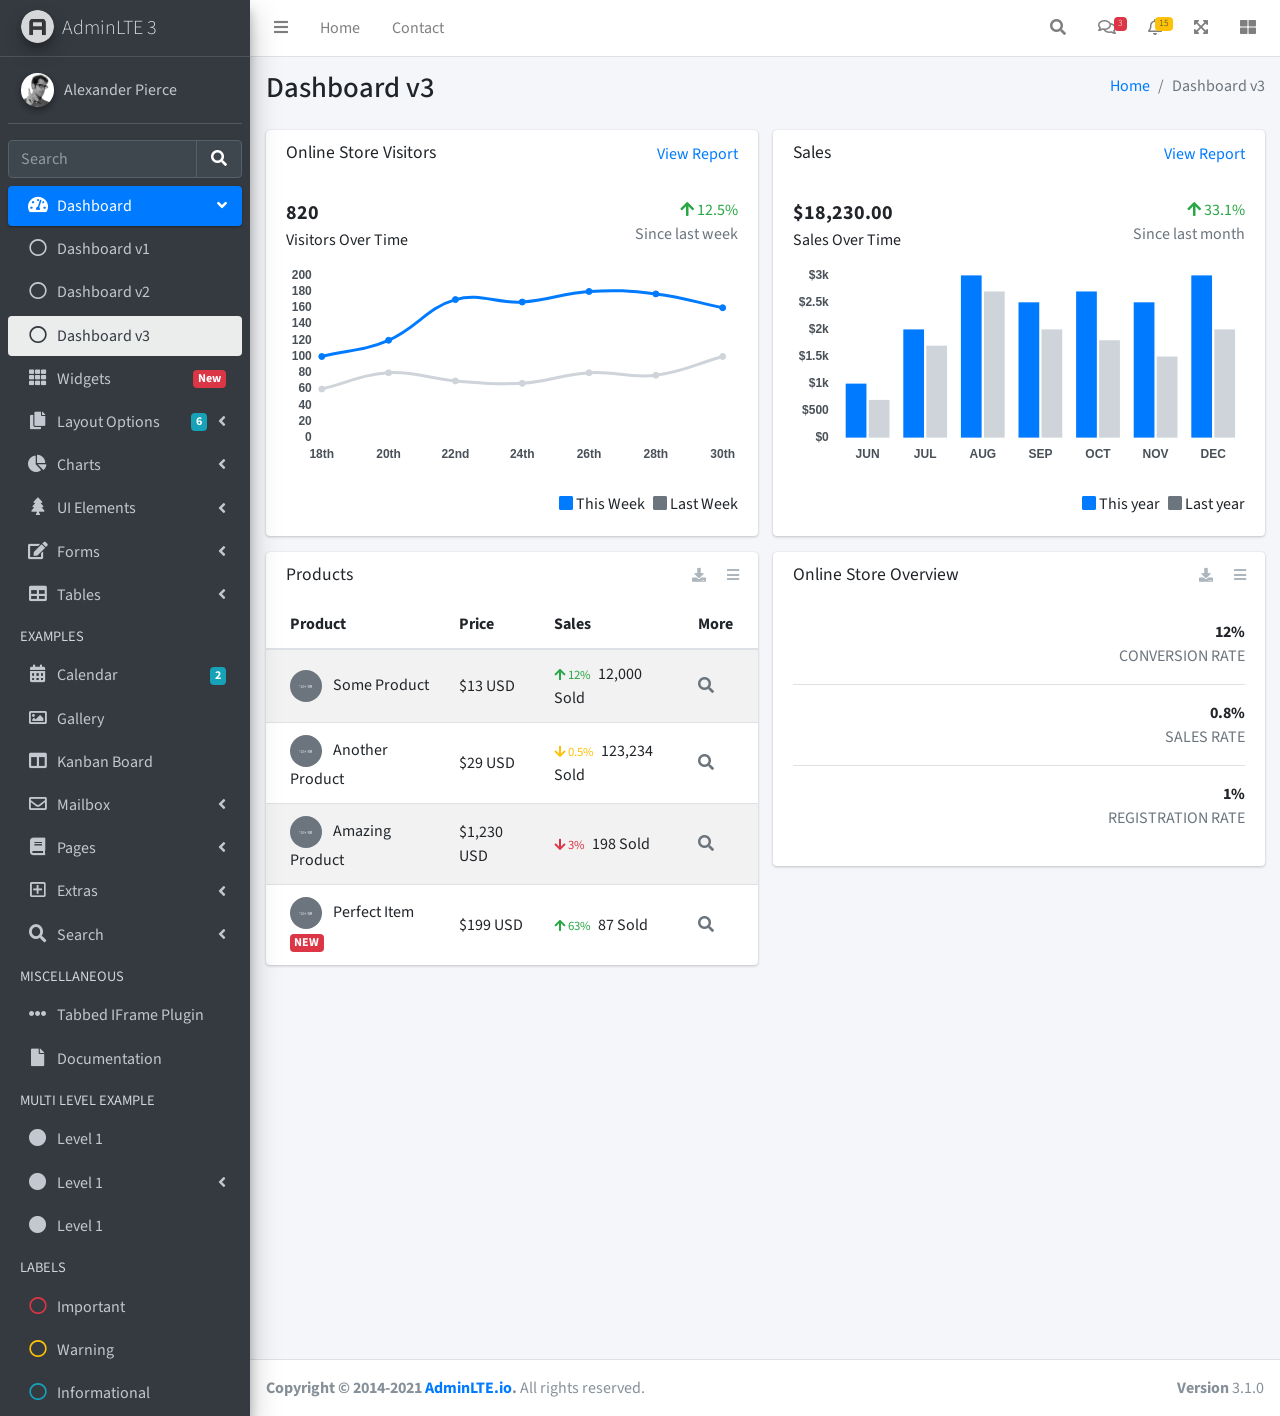
<file: src/main/webapp/resources/admin/index3.html>
<!DOCTYPE html>
<html lang="en">
<head>
  <meta charset="utf-8">
  <meta name="viewport" content="width=device-width, initial-scale=1">
  <title>AdminLTE 3 | Dashboard 3</title>

  <!-- Google Font: Source Sans Pro -->
  <link rel="stylesheet" href="https://fonts.googleapis.com/css?family=Source+Sans+Pro:300,400,400i,700&display=fallback">
  <!-- Font Awesome Icons -->
  <link rel="stylesheet" href="plugins/fontawesome-free/css/all.min.css">
  <!-- IonIcons -->
  <link rel="stylesheet" href="https://code.ionicframework.com/ionicons/2.0.1/css/ionicons.min.css">
  <!-- Theme style -->
  <link rel="stylesheet" href="dist/css/adminlte.min.css">
</head>
<!--
`body` tag options:

  Apply one or more of the following classes to to the body tag
  to get the desired effect

  * sidebar-collapse
  * sidebar-mini
-->
<body class="hold-transition sidebar-mini">
<div class="wrapper">
  <!-- Navbar -->
  <nav class="main-header navbar navbar-expand navbar-white navbar-light">
    <!-- Left navbar links -->
    <ul class="navbar-nav">
      <li class="nav-item">
        <a class="nav-link" data-widget="pushmenu" href="#" role="button"><i class="fas fa-bars"></i></a>
      </li>
      <li class="nav-item d-none d-sm-inline-block">
        <a href="index3.html" class="nav-link">Home</a>
      </li>
      <li class="nav-item d-none d-sm-inline-block">
        <a href="#" class="nav-link">Contact</a>
      </li>
    </ul>

    <!-- Right navbar links -->
    <ul class="navbar-nav ml-auto">
      <!-- Navbar Search -->
      <li class="nav-item">
        <a class="nav-link" data-widget="navbar-search" href="#" role="button">
          <i class="fas fa-search"></i>
        </a>
        <div class="navbar-search-block">
          <form class="form-inline">
            <div class="input-group input-group-sm">
              <input class="form-control form-control-navbar" type="search" placeholder="Search" aria-label="Search">
              <div class="input-group-append">
                <button class="btn btn-navbar" type="submit">
                  <i class="fas fa-search"></i>
                </button>
                <button class="btn btn-navbar" type="button" data-widget="navbar-search">
                  <i class="fas fa-times"></i>
                </button>
              </div>
            </div>
          </form>
        </div>
      </li>

      <!-- Messages Dropdown Menu -->
      <li class="nav-item dropdown">
        <a class="nav-link" data-toggle="dropdown" href="#">
          <i class="far fa-comments"></i>
          <span class="badge badge-danger navbar-badge">3</span>
        </a>
        <div class="dropdown-menu dropdown-menu-lg dropdown-menu-right">
          <a href="#" class="dropdown-item">
            <!-- Message Start -->
            <div class="media">
              <img src="dist/img/user1-128x128.jpg" alt="User Avatar" class="img-size-50 mr-3 img-circle">
              <div class="media-body">
                <h3 class="dropdown-item-title">
                  Brad Diesel
                  <span class="float-right text-sm text-danger"><i class="fas fa-star"></i></span>
                </h3>
                <p class="text-sm">Call me whenever you can...</p>
                <p class="text-sm text-muted"><i class="far fa-clock mr-1"></i> 4 Hours Ago</p>
              </div>
            </div>
            <!-- Message End -->
          </a>
          <div class="dropdown-divider"></div>
          <a href="#" class="dropdown-item">
            <!-- Message Start -->
            <div class="media">
              <img src="dist/img/user8-128x128.jpg" alt="User Avatar" class="img-size-50 img-circle mr-3">
              <div class="media-body">
                <h3 class="dropdown-item-title">
                  John Pierce
                  <span class="float-right text-sm text-muted"><i class="fas fa-star"></i></span>
                </h3>
                <p class="text-sm">I got your message bro</p>
                <p class="text-sm text-muted"><i class="far fa-clock mr-1"></i> 4 Hours Ago</p>
              </div>
            </div>
            <!-- Message End -->
          </a>
          <div class="dropdown-divider"></div>
          <a href="#" class="dropdown-item">
            <!-- Message Start -->
            <div class="media">
              <img src="dist/img/user3-128x128.jpg" alt="User Avatar" class="img-size-50 img-circle mr-3">
              <div class="media-body">
                <h3 class="dropdown-item-title">
                  Nora Silvester
                  <span class="float-right text-sm text-warning"><i class="fas fa-star"></i></span>
                </h3>
                <p class="text-sm">The subject goes here</p>
                <p class="text-sm text-muted"><i class="far fa-clock mr-1"></i> 4 Hours Ago</p>
              </div>
            </div>
            <!-- Message End -->
          </a>
          <div class="dropdown-divider"></div>
          <a href="#" class="dropdown-item dropdown-footer">See All Messages</a>
        </div>
      </li>
      <!-- Notifications Dropdown Menu -->
      <li class="nav-item dropdown">
        <a class="nav-link" data-toggle="dropdown" href="#">
          <i class="far fa-bell"></i>
          <span class="badge badge-warning navbar-badge">15</span>
        </a>
        <div class="dropdown-menu dropdown-menu-lg dropdown-menu-right">
          <span class="dropdown-item dropdown-header">15 Notifications</span>
          <div class="dropdown-divider"></div>
          <a href="#" class="dropdown-item">
            <i class="fas fa-envelope mr-2"></i> 4 new messages
            <span class="float-right text-muted text-sm">3 mins</span>
          </a>
          <div class="dropdown-divider"></div>
          <a href="#" class="dropdown-item">
            <i class="fas fa-users mr-2"></i> 8 friend requests
            <span class="float-right text-muted text-sm">12 hours</span>
          </a>
          <div class="dropdown-divider"></div>
          <a href="#" class="dropdown-item">
            <i class="fas fa-file mr-2"></i> 3 new reports
            <span class="float-right text-muted text-sm">2 days</span>
          </a>
          <div class="dropdown-divider"></div>
          <a href="#" class="dropdown-item dropdown-footer">See All Notifications</a>
        </div>
      </li>
      <li class="nav-item">
        <a class="nav-link" data-widget="fullscreen" href="#" role="button">
          <i class="fas fa-expand-arrows-alt"></i>
        </a>
      </li>
      <li class="nav-item">
        <a class="nav-link" data-widget="control-sidebar" data-slide="true" href="#" role="button">
          <i class="fas fa-th-large"></i>
        </a>
      </li>
    </ul>
  </nav>
  <!-- /.navbar -->

  <!-- Main Sidebar Container -->
  <aside class="main-sidebar sidebar-dark-primary elevation-4">
    <!-- Brand Logo -->
    <a href="index3.html" class="brand-link">
      <img src="dist/img/AdminLTELogo.png" alt="AdminLTE Logo" class="brand-image img-circle elevation-3" style="opacity: .8">
      <span class="brand-text font-weight-light">AdminLTE 3</span>
    </a>

    <!-- Sidebar -->
    <div class="sidebar">
      <!-- Sidebar user panel (optional) -->
      <div class="user-panel mt-3 pb-3 mb-3 d-flex">
        <div class="image">
          <img src="dist/img/user2-160x160.jpg" class="img-circle elevation-2" alt="User Image">
        </div>
        <div class="info">
          <a href="#" class="d-block">Alexander Pierce</a>
        </div>
      </div>

      <!-- SidebarSearch Form -->
      <div class="form-inline">
        <div class="input-group" data-widget="sidebar-search">
          <input class="form-control form-control-sidebar" type="search" placeholder="Search" aria-label="Search">
          <div class="input-group-append">
            <button class="btn btn-sidebar">
              <i class="fas fa-search fa-fw"></i>
            </button>
          </div>
        </div>
      </div>

      <!-- Sidebar Menu -->
      <nav class="mt-2">
        <ul class="nav nav-pills nav-sidebar flex-column" data-widget="treeview" role="menu" data-accordion="false">
          <!-- Add icons to the links using the .nav-icon class
               with font-awesome or any other icon font library -->
          <li class="nav-item menu-open">
            <a href="#" class="nav-link active">
              <i class="nav-icon fas fa-tachometer-alt"></i>
              <p>
                Dashboard
                <i class="right fas fa-angle-left"></i>
              </p>
            </a>
            <ul class="nav nav-treeview">
              <li class="nav-item">
                <a href="./index.html" class="nav-link">
                  <i class="far fa-circle nav-icon"></i>
                  <p>Dashboard v1</p>
                </a>
              </li>
              <li class="nav-item">
                <a href="./index2.html" class="nav-link">
                  <i class="far fa-circle nav-icon"></i>
                  <p>Dashboard v2</p>
                </a>
              </li>
              <li class="nav-item">
                <a href="./index3.html" class="nav-link active">
                  <i class="far fa-circle nav-icon"></i>
                  <p>Dashboard v3</p>
                </a>
              </li>
            </ul>
          </li>
          <li class="nav-item">
            <a href="pages/widgets.html" class="nav-link">
              <i class="nav-icon fas fa-th"></i>
              <p>
                Widgets
                <span class="right badge badge-danger">New</span>
              </p>
            </a>
          </li>
          <li class="nav-item">
            <a href="#" class="nav-link">
              <i class="nav-icon fas fa-copy"></i>
              <p>
                Layout Options
                <i class="fas fa-angle-left right"></i>
                <span class="badge badge-info right">6</span>
              </p>
            </a>
            <ul class="nav nav-treeview">
              <li class="nav-item">
                <a href="pages/layout/top-nav.html" class="nav-link">
                  <i class="far fa-circle nav-icon"></i>
                  <p>Top Navigation</p>
                </a>
              </li>
              <li class="nav-item">
                <a href="pages/layout/top-nav-sidebar.html" class="nav-link">
                  <i class="far fa-circle nav-icon"></i>
                  <p>Top Navigation + Sidebar</p>
                </a>
              </li>
              <li class="nav-item">
                <a href="pages/layout/boxed.html" class="nav-link">
                  <i class="far fa-circle nav-icon"></i>
                  <p>Boxed</p>
                </a>
              </li>
              <li class="nav-item">
                <a href="pages/layout/fixed-sidebar.html" class="nav-link">
                  <i class="far fa-circle nav-icon"></i>
                  <p>Fixed Sidebar</p>
                </a>
              </li>
              <li class="nav-item">
                <a href="pages/layout/fixed-sidebar-custom.html" class="nav-link">
                  <i class="far fa-circle nav-icon"></i>
                  <p>Fixed Sidebar <small>+ Custom Area</small></p>
                </a>
              </li>
              <li class="nav-item">
                <a href="pages/layout/fixed-topnav.html" class="nav-link">
                  <i class="far fa-circle nav-icon"></i>
                  <p>Fixed Navbar</p>
                </a>
              </li>
              <li class="nav-item">
                <a href="pages/layout/fixed-footer.html" class="nav-link">
                  <i class="far fa-circle nav-icon"></i>
                  <p>Fixed Footer</p>
                </a>
              </li>
              <li class="nav-item">
                <a href="pages/layout/collapsed-sidebar.html" class="nav-link">
                  <i class="far fa-circle nav-icon"></i>
                  <p>Collapsed Sidebar</p>
                </a>
              </li>
            </ul>
          </li>
          <li class="nav-item">
            <a href="#" class="nav-link">
              <i class="nav-icon fas fa-chart-pie"></i>
              <p>
                Charts
                <i class="right fas fa-angle-left"></i>
              </p>
            </a>
            <ul class="nav nav-treeview">
              <li class="nav-item">
                <a href="pages/charts/chartjs.html" class="nav-link">
                  <i class="far fa-circle nav-icon"></i>
                  <p>ChartJS</p>
                </a>
              </li>
              <li class="nav-item">
                <a href="pages/charts/flot.html" class="nav-link">
                  <i class="far fa-circle nav-icon"></i>
                  <p>Flot</p>
                </a>
              </li>
              <li class="nav-item">
                <a href="pages/charts/inline.html" class="nav-link">
                  <i class="far fa-circle nav-icon"></i>
                  <p>Inline</p>
                </a>
              </li>
              <li class="nav-item">
                <a href="pages/charts/uplot.html" class="nav-link">
                  <i class="far fa-circle nav-icon"></i>
                  <p>uPlot</p>
                </a>
              </li>
            </ul>
          </li>
          <li class="nav-item">
            <a href="#" class="nav-link">
              <i class="nav-icon fas fa-tree"></i>
              <p>
                UI Elements
                <i class="fas fa-angle-left right"></i>
              </p>
            </a>
            <ul class="nav nav-treeview">
              <li class="nav-item">
                <a href="pages/UI/general.html" class="nav-link">
                  <i class="far fa-circle nav-icon"></i>
                  <p>General</p>
                </a>
              </li>
              <li class="nav-item">
                <a href="pages/UI/icons.html" class="nav-link">
                  <i class="far fa-circle nav-icon"></i>
                  <p>Icons</p>
                </a>
              </li>
              <li class="nav-item">
                <a href="pages/UI/buttons.html" class="nav-link">
                  <i class="far fa-circle nav-icon"></i>
                  <p>Buttons</p>
                </a>
              </li>
              <li class="nav-item">
                <a href="pages/UI/sliders.html" class="nav-link">
                  <i class="far fa-circle nav-icon"></i>
                  <p>Sliders</p>
                </a>
              </li>
              <li class="nav-item">
                <a href="pages/UI/modals.html" class="nav-link">
                  <i class="far fa-circle nav-icon"></i>
                  <p>Modals & Alerts</p>
                </a>
              </li>
              <li class="nav-item">
                <a href="pages/UI/navbar.html" class="nav-link">
                  <i class="far fa-circle nav-icon"></i>
                  <p>Navbar & Tabs</p>
                </a>
              </li>
              <li class="nav-item">
                <a href="pages/UI/timeline.html" class="nav-link">
                  <i class="far fa-circle nav-icon"></i>
                  <p>Timeline</p>
                </a>
              </li>
              <li class="nav-item">
                <a href="pages/UI/ribbons.html" class="nav-link">
                  <i class="far fa-circle nav-icon"></i>
                  <p>Ribbons</p>
                </a>
              </li>
            </ul>
          </li>
          <li class="nav-item">
            <a href="#" class="nav-link">
              <i class="nav-icon fas fa-edit"></i>
              <p>
                Forms
                <i class="fas fa-angle-left right"></i>
              </p>
            </a>
            <ul class="nav nav-treeview">
              <li class="nav-item">
                <a href="pages/forms/general.html" class="nav-link">
                  <i class="far fa-circle nav-icon"></i>
                  <p>General Elements</p>
                </a>
              </li>
              <li class="nav-item">
                <a href="pages/forms/advanced.html" class="nav-link">
                  <i class="far fa-circle nav-icon"></i>
                  <p>Advanced Elements</p>
                </a>
              </li>
              <li class="nav-item">
                <a href="pages/forms/editors.html" class="nav-link">
                  <i class="far fa-circle nav-icon"></i>
                  <p>Editors</p>
                </a>
              </li>
              <li class="nav-item">
                <a href="pages/forms/validation.html" class="nav-link">
                  <i class="far fa-circle nav-icon"></i>
                  <p>Validation</p>
                </a>
              </li>
            </ul>
          </li>
          <li class="nav-item">
            <a href="#" class="nav-link">
              <i class="nav-icon fas fa-table"></i>
              <p>
                Tables
                <i class="fas fa-angle-left right"></i>
              </p>
            </a>
            <ul class="nav nav-treeview">
              <li class="nav-item">
                <a href="pages/tables/simple.html" class="nav-link">
                  <i class="far fa-circle nav-icon"></i>
                  <p>Simple Tables</p>
                </a>
              </li>
              <li class="nav-item">
                <a href="pages/tables/data.html" class="nav-link">
                  <i class="far fa-circle nav-icon"></i>
                  <p>DataTables</p>
                </a>
              </li>
              <li class="nav-item">
                <a href="pages/tables/jsgrid.html" class="nav-link">
                  <i class="far fa-circle nav-icon"></i>
                  <p>jsGrid</p>
                </a>
              </li>
            </ul>
          </li>
          <li class="nav-header">EXAMPLES</li>
          <li class="nav-item">
            <a href="pages/calendar.html" class="nav-link">
              <i class="nav-icon fas fa-calendar-alt"></i>
              <p>
                Calendar
                <span class="badge badge-info right">2</span>
              </p>
            </a>
          </li>
          <li class="nav-item">
            <a href="pages/gallery.html" class="nav-link">
              <i class="nav-icon far fa-image"></i>
              <p>
                Gallery
              </p>
            </a>
          </li>
          <li class="nav-item">
            <a href="pages/kanban.html" class="nav-link">
              <i class="nav-icon fas fa-columns"></i>
              <p>
                Kanban Board
              </p>
            </a>
          </li>
          <li class="nav-item">
            <a href="#" class="nav-link">
              <i class="nav-icon far fa-envelope"></i>
              <p>
                Mailbox
                <i class="fas fa-angle-left right"></i>
              </p>
            </a>
            <ul class="nav nav-treeview">
              <li class="nav-item">
                <a href="pages/mailbox/mailbox.html" class="nav-link">
                  <i class="far fa-circle nav-icon"></i>
                  <p>Inbox</p>
                </a>
              </li>
              <li class="nav-item">
                <a href="pages/mailbox/compose.html" class="nav-link">
                  <i class="far fa-circle nav-icon"></i>
                  <p>Compose</p>
                </a>
              </li>
              <li class="nav-item">
                <a href="pages/mailbox/read-mail.html" class="nav-link">
                  <i class="far fa-circle nav-icon"></i>
                  <p>Read</p>
                </a>
              </li>
            </ul>
          </li>
          <li class="nav-item">
            <a href="#" class="nav-link">
              <i class="nav-icon fas fa-book"></i>
              <p>
                Pages
                <i class="fas fa-angle-left right"></i>
              </p>
            </a>
            <ul class="nav nav-treeview">
              <li class="nav-item">
                <a href="pages/examples/invoice.html" class="nav-link">
                  <i class="far fa-circle nav-icon"></i>
                  <p>Invoice</p>
                </a>
              </li>
              <li class="nav-item">
                <a href="pages/examples/profile.html" class="nav-link">
                  <i class="far fa-circle nav-icon"></i>
                  <p>Profile</p>
                </a>
              </li>
              <li class="nav-item">
                <a href="pages/examples/e-commerce.html" class="nav-link">
                  <i class="far fa-circle nav-icon"></i>
                  <p>E-commerce</p>
                </a>
              </li>
              <li class="nav-item">
                <a href="pages/examples/projects.html" class="nav-link">
                  <i class="far fa-circle nav-icon"></i>
                  <p>Projects</p>
                </a>
              </li>
              <li class="nav-item">
                <a href="pages/examples/project-add.html" class="nav-link">
                  <i class="far fa-circle nav-icon"></i>
                  <p>Project Add</p>
                </a>
              </li>
              <li class="nav-item">
                <a href="pages/examples/project-edit.html" class="nav-link">
                  <i class="far fa-circle nav-icon"></i>
                  <p>Project Edit</p>
                </a>
              </li>
              <li class="nav-item">
                <a href="pages/examples/project-detail.html" class="nav-link">
                  <i class="far fa-circle nav-icon"></i>
                  <p>Project Detail</p>
                </a>
              </li>
              <li class="nav-item">
                <a href="pages/examples/contacts.html" class="nav-link">
                  <i class="far fa-circle nav-icon"></i>
                  <p>Contacts</p>
                </a>
              </li>
              <li class="nav-item">
                <a href="pages/examples/faq.html" class="nav-link">
                  <i class="far fa-circle nav-icon"></i>
                  <p>FAQ</p>
                </a>
              </li>
              <li class="nav-item">
                <a href="pages/examples/contact-us.html" class="nav-link">
                  <i class="far fa-circle nav-icon"></i>
                  <p>Contact us</p>
                </a>
              </li>
            </ul>
          </li>
          <li class="nav-item">
            <a href="#" class="nav-link">
              <i class="nav-icon far fa-plus-square"></i>
              <p>
                Extras
                <i class="fas fa-angle-left right"></i>
              </p>
            </a>
            <ul class="nav nav-treeview">
              <li class="nav-item">
                <a href="#" class="nav-link">
                  <i class="far fa-circle nav-icon"></i>
                  <p>
                    Login & Register v1
                    <i class="fas fa-angle-left right"></i>
                  </p>
                </a>
                <ul class="nav nav-treeview">
                  <li class="nav-item">
                    <a href="pages/examples/login.html" class="nav-link">
                      <i class="far fa-circle nav-icon"></i>
                      <p>Login v1</p>
                    </a>
                  </li>
                  <li class="nav-item">
                    <a href="pages/examples/register.html" class="nav-link">
                      <i class="far fa-circle nav-icon"></i>
                      <p>Register v1</p>
                    </a>
                  </li>
                  <li class="nav-item">
                    <a href="pages/examples/forgot-password.html" class="nav-link">
                      <i class="far fa-circle nav-icon"></i>
                      <p>Forgot Password v1</p>
                    </a>
                  </li>
                  <li class="nav-item">
                    <a href="pages/examples/recover-password.html" class="nav-link">
                      <i class="far fa-circle nav-icon"></i>
                      <p>Recover Password v1</p>
                    </a>
                  </li>
                </ul>
              </li>
              <li class="nav-item">
                <a href="#" class="nav-link">
                  <i class="far fa-circle nav-icon"></i>
                  <p>
                    Login & Register v2
                    <i class="fas fa-angle-left right"></i>
                  </p>
                </a>
                <ul class="nav nav-treeview">
                  <li class="nav-item">
                    <a href="pages/examples/login-v2.html" class="nav-link">
                      <i class="far fa-circle nav-icon"></i>
                      <p>Login v2</p>
                    </a>
                  </li>
                  <li class="nav-item">
                    <a href="pages/examples/register-v2.html" class="nav-link">
                      <i class="far fa-circle nav-icon"></i>
                      <p>Register v2</p>
                    </a>
                  </li>
                  <li class="nav-item">
                    <a href="pages/examples/forgot-password-v2.html" class="nav-link">
                      <i class="far fa-circle nav-icon"></i>
                      <p>Forgot Password v2</p>
                    </a>
                  </li>
                  <li class="nav-item">
                    <a href="pages/examples/recover-password-v2.html" class="nav-link">
                      <i class="far fa-circle nav-icon"></i>
                      <p>Recover Password v2</p>
                    </a>
                  </li>
                </ul>
              </li>
              <li class="nav-item">
                <a href="pages/examples/lockscreen.html" class="nav-link">
                  <i class="far fa-circle nav-icon"></i>
                  <p>Lockscreen</p>
                </a>
              </li>
              <li class="nav-item">
                <a href="pages/examples/legacy-user-menu.html" class="nav-link">
                  <i class="far fa-circle nav-icon"></i>
                  <p>Legacy User Menu</p>
                </a>
              </li>
              <li class="nav-item">
                <a href="pages/examples/language-menu.html" class="nav-link">
                  <i class="far fa-circle nav-icon"></i>
                  <p>Language Menu</p>
                </a>
              </li>
              <li class="nav-item">
                <a href="pages/examples/404.html" class="nav-link">
                  <i class="far fa-circle nav-icon"></i>
                  <p>Error 404</p>
                </a>
              </li>
              <li class="nav-item">
                <a href="pages/examples/500.html" class="nav-link">
                  <i class="far fa-circle nav-icon"></i>
                  <p>Error 500</p>
                </a>
              </li>
              <li class="nav-item">
                <a href="pages/examples/pace.html" class="nav-link">
                  <i class="far fa-circle nav-icon"></i>
                  <p>Pace</p>
                </a>
              </li>
              <li class="nav-item">
                <a href="pages/examples/blank.html" class="nav-link">
                  <i class="far fa-circle nav-icon"></i>
                  <p>Blank Page</p>
                </a>
              </li>
              <li class="nav-item">
                <a href="starter.html" class="nav-link">
                  <i class="far fa-circle nav-icon"></i>
                  <p>Starter Page</p>
                </a>
              </li>
            </ul>
          </li>
          <li class="nav-item">
            <a href="#" class="nav-link">
              <i class="nav-icon fas fa-search"></i>
              <p>
                Search
                <i class="fas fa-angle-left right"></i>
              </p>
            </a>
            <ul class="nav nav-treeview">
              <li class="nav-item">
                <a href="pages/search/simple.html" class="nav-link">
                  <i class="far fa-circle nav-icon"></i>
                  <p>Simple Search</p>
                </a>
              </li>
              <li class="nav-item">
                <a href="pages/search/enhanced.html" class="nav-link">
                  <i class="far fa-circle nav-icon"></i>
                  <p>Enhanced</p>
                </a>
              </li>
            </ul>
          </li>
          <li class="nav-header">MISCELLANEOUS</li>
          <li class="nav-item">
            <a href="iframe.html" class="nav-link">
              <i class="nav-icon fas fa-ellipsis-h"></i>
              <p>Tabbed IFrame Plugin</p>
            </a>
          </li>
          <li class="nav-item">
            <a href="https://adminlte.io/docs/3.1/" class="nav-link">
              <i class="nav-icon fas fa-file"></i>
              <p>Documentation</p>
            </a>
          </li>
          <li class="nav-header">MULTI LEVEL EXAMPLE</li>
          <li class="nav-item">
            <a href="#" class="nav-link">
              <i class="fas fa-circle nav-icon"></i>
              <p>Level 1</p>
            </a>
          </li>
          <li class="nav-item">
            <a href="#" class="nav-link">
              <i class="nav-icon fas fa-circle"></i>
              <p>
                Level 1
                <i class="right fas fa-angle-left"></i>
              </p>
            </a>
            <ul class="nav nav-treeview">
              <li class="nav-item">
                <a href="#" class="nav-link">
                  <i class="far fa-circle nav-icon"></i>
                  <p>Level 2</p>
                </a>
              </li>
              <li class="nav-item">
                <a href="#" class="nav-link">
                  <i class="far fa-circle nav-icon"></i>
                  <p>
                    Level 2
                    <i class="right fas fa-angle-left"></i>
                  </p>
                </a>
                <ul class="nav nav-treeview">
                  <li class="nav-item">
                    <a href="#" class="nav-link">
                      <i class="far fa-dot-circle nav-icon"></i>
                      <p>Level 3</p>
                    </a>
                  </li>
                  <li class="nav-item">
                    <a href="#" class="nav-link">
                      <i class="far fa-dot-circle nav-icon"></i>
                      <p>Level 3</p>
                    </a>
                  </li>
                  <li class="nav-item">
                    <a href="#" class="nav-link">
                      <i class="far fa-dot-circle nav-icon"></i>
                      <p>Level 3</p>
                    </a>
                  </li>
                </ul>
              </li>
              <li class="nav-item">
                <a href="#" class="nav-link">
                  <i class="far fa-circle nav-icon"></i>
                  <p>Level 2</p>
                </a>
              </li>
            </ul>
          </li>
          <li class="nav-item">
            <a href="#" class="nav-link">
              <i class="fas fa-circle nav-icon"></i>
              <p>Level 1</p>
            </a>
          </li>
          <li class="nav-header">LABELS</li>
          <li class="nav-item">
            <a href="#" class="nav-link">
              <i class="nav-icon far fa-circle text-danger"></i>
              <p class="text">Important</p>
            </a>
          </li>
          <li class="nav-item">
            <a href="#" class="nav-link">
              <i class="nav-icon far fa-circle text-warning"></i>
              <p>Warning</p>
            </a>
          </li>
          <li class="nav-item">
            <a href="#" class="nav-link">
              <i class="nav-icon far fa-circle text-info"></i>
              <p>Informational</p>
            </a>
          </li>
        </ul>
      </nav>
      <!-- /.sidebar-menu -->
    </div>
    <!-- /.sidebar -->
  </aside>

  <!-- Content Wrapper. Contains page content -->
  <div class="content-wrapper">
    <!-- Content Header (Page header) -->
    <div class="content-header">
      <div class="container-fluid">
        <div class="row mb-2">
          <div class="col-sm-6">
            <h1 class="m-0">Dashboard v3</h1>
          </div><!-- /.col -->
          <div class="col-sm-6">
            <ol class="breadcrumb float-sm-right">
              <li class="breadcrumb-item"><a href="#">Home</a></li>
              <li class="breadcrumb-item active">Dashboard v3</li>
            </ol>
          </div><!-- /.col -->
        </div><!-- /.row -->
      </div><!-- /.container-fluid -->
    </div>
    <!-- /.content-header -->

    <!-- Main content -->
    <div class="content">
      <div class="container-fluid">
        <div class="row">
          <div class="col-lg-6">
            <div class="card">
              <div class="card-header border-0">
                <div class="d-flex justify-content-between">
                  <h3 class="card-title">Online Store Visitors</h3>
                  <a href="javascript:void(0);">View Report</a>
                </div>
              </div>
              <div class="card-body">
                <div class="d-flex">
                  <p class="d-flex flex-column">
                    <span class="text-bold text-lg">820</span>
                    <span>Visitors Over Time</span>
                  </p>
                  <p class="ml-auto d-flex flex-column text-right">
                    <span class="text-success">
                      <i class="fas fa-arrow-up"></i> 12.5%
                    </span>
                    <span class="text-muted">Since last week</span>
                  </p>
                </div>
                <!-- /.d-flex -->

                <div class="position-relative mb-4">
                  <canvas id="visitors-chart" height="200"></canvas>
                </div>

                <div class="d-flex flex-row justify-content-end">
                  <span class="mr-2">
                    <i class="fas fa-square text-primary"></i> This Week
                  </span>

                  <span>
                    <i class="fas fa-square text-gray"></i> Last Week
                  </span>
                </div>
              </div>
            </div>
            <!-- /.card -->

            <div class="card">
              <div class="card-header border-0">
                <h3 class="card-title">Products</h3>
                <div class="card-tools">
                  <a href="#" class="btn btn-tool btn-sm">
                    <i class="fas fa-download"></i>
                  </a>
                  <a href="#" class="btn btn-tool btn-sm">
                    <i class="fas fa-bars"></i>
                  </a>
                </div>
              </div>
              <div class="card-body table-responsive p-0">
                <table class="table table-striped table-valign-middle">
                  <thead>
                  <tr>
                    <th>Product</th>
                    <th>Price</th>
                    <th>Sales</th>
                    <th>More</th>
                  </tr>
                  </thead>
                  <tbody>
                  <tr>
                    <td>
                      <img src="dist/img/default-150x150.png" alt="Product 1" class="img-circle img-size-32 mr-2">
                      Some Product
                    </td>
                    <td>$13 USD</td>
                    <td>
                      <small class="text-success mr-1">
                        <i class="fas fa-arrow-up"></i>
                        12%
                      </small>
                      12,000 Sold
                    </td>
                    <td>
                      <a href="#" class="text-muted">
                        <i class="fas fa-search"></i>
                      </a>
                    </td>
                  </tr>
                  <tr>
                    <td>
                      <img src="dist/img/default-150x150.png" alt="Product 1" class="img-circle img-size-32 mr-2">
                      Another Product
                    </td>
                    <td>$29 USD</td>
                    <td>
                      <small class="text-warning mr-1">
                        <i class="fas fa-arrow-down"></i>
                        0.5%
                      </small>
                      123,234 Sold
                    </td>
                    <td>
                      <a href="#" class="text-muted">
                        <i class="fas fa-search"></i>
                      </a>
                    </td>
                  </tr>
                  <tr>
                    <td>
                      <img src="dist/img/default-150x150.png" alt="Product 1" class="img-circle img-size-32 mr-2">
                      Amazing Product
                    </td>
                    <td>$1,230 USD</td>
                    <td>
                      <small class="text-danger mr-1">
                        <i class="fas fa-arrow-down"></i>
                        3%
                      </small>
                      198 Sold
                    </td>
                    <td>
                      <a href="#" class="text-muted">
                        <i class="fas fa-search"></i>
                      </a>
                    </td>
                  </tr>
                  <tr>
                    <td>
                      <img src="dist/img/default-150x150.png" alt="Product 1" class="img-circle img-size-32 mr-2">
                      Perfect Item
                      <span class="badge bg-danger">NEW</span>
                    </td>
                    <td>$199 USD</td>
                    <td>
                      <small class="text-success mr-1">
                        <i class="fas fa-arrow-up"></i>
                        63%
                      </small>
                      87 Sold
                    </td>
                    <td>
                      <a href="#" class="text-muted">
                        <i class="fas fa-search"></i>
                      </a>
                    </td>
                  </tr>
                  </tbody>
                </table>
              </div>
            </div>
            <!-- /.card -->
          </div>
          <!-- /.col-md-6 -->
          <div class="col-lg-6">
            <div class="card">
              <div class="card-header border-0">
                <div class="d-flex justify-content-between">
                  <h3 class="card-title">Sales</h3>
                  <a href="javascript:void(0);">View Report</a>
                </div>
              </div>
              <div class="card-body">
                <div class="d-flex">
                  <p class="d-flex flex-column">
                    <span class="text-bold text-lg">$18,230.00</span>
                    <span>Sales Over Time</span>
                  </p>
                  <p class="ml-auto d-flex flex-column text-right">
                    <span class="text-success">
                      <i class="fas fa-arrow-up"></i> 33.1%
                    </span>
                    <span class="text-muted">Since last month</span>
                  </p>
                </div>
                <!-- /.d-flex -->

                <div class="position-relative mb-4">
                  <canvas id="sales-chart" height="200"></canvas>
                </div>

                <div class="d-flex flex-row justify-content-end">
                  <span class="mr-2">
                    <i class="fas fa-square text-primary"></i> This year
                  </span>

                  <span>
                    <i class="fas fa-square text-gray"></i> Last year
                  </span>
                </div>
              </div>
            </div>
            <!-- /.card -->

            <div class="card">
              <div class="card-header border-0">
                <h3 class="card-title">Online Store Overview</h3>
                <div class="card-tools">
                  <a href="#" class="btn btn-sm btn-tool">
                    <i class="fas fa-download"></i>
                  </a>
                  <a href="#" class="btn btn-sm btn-tool">
                    <i class="fas fa-bars"></i>
                  </a>
                </div>
              </div>
              <div class="card-body">
                <div class="d-flex justify-content-between align-items-center border-bottom mb-3">
                  <p class="text-success text-xl">
                    <i class="ion ion-ios-refresh-empty"></i>
                  </p>
                  <p class="d-flex flex-column text-right">
                    <span class="font-weight-bold">
                      <i class="ion ion-android-arrow-up text-success"></i> 12%
                    </span>
                    <span class="text-muted">CONVERSION RATE</span>
                  </p>
                </div>
                <!-- /.d-flex -->
                <div class="d-flex justify-content-between align-items-center border-bottom mb-3">
                  <p class="text-warning text-xl">
                    <i class="ion ion-ios-cart-outline"></i>
                  </p>
                  <p class="d-flex flex-column text-right">
                    <span class="font-weight-bold">
                      <i class="ion ion-android-arrow-up text-warning"></i> 0.8%
                    </span>
                    <span class="text-muted">SALES RATE</span>
                  </p>
                </div>
                <!-- /.d-flex -->
                <div class="d-flex justify-content-between align-items-center mb-0">
                  <p class="text-danger text-xl">
                    <i class="ion ion-ios-people-outline"></i>
                  </p>
                  <p class="d-flex flex-column text-right">
                    <span class="font-weight-bold">
                      <i class="ion ion-android-arrow-down text-danger"></i> 1%
                    </span>
                    <span class="text-muted">REGISTRATION RATE</span>
                  </p>
                </div>
                <!-- /.d-flex -->
              </div>
            </div>
          </div>
          <!-- /.col-md-6 -->
        </div>
        <!-- /.row -->
      </div>
      <!-- /.container-fluid -->
    </div>
    <!-- /.content -->
  </div>
  <!-- /.content-wrapper -->

  <!-- Control Sidebar -->
  <aside class="control-sidebar control-sidebar-dark">
    <!-- Control sidebar content goes here -->
  </aside>
  <!-- /.control-sidebar -->

  <!-- Main Footer -->
  <footer class="main-footer">
    <strong>Copyright &copy; 2014-2021 <a href="https://adminlte.io">AdminLTE.io</a>.</strong>
    All rights reserved.
    <div class="float-right d-none d-sm-inline-block">
      <b>Version</b> 3.1.0
    </div>
  </footer>
</div>
<!-- ./wrapper -->

<!-- REQUIRED SCRIPTS -->

<!-- jQuery -->
<script src="plugins/jquery/jquery.min.js"></script>
<!-- Bootstrap -->
<script src="plugins/bootstrap/js/bootstrap.bundle.min.js"></script>
<!-- AdminLTE -->
<script src="dist/js/adminlte.js"></script>

<!-- OPTIONAL SCRIPTS -->
<script src="plugins/chart.js/Chart.min.js"></script>
<!-- AdminLTE for demo purposes -->
<script src="dist/js/demo.js"></script>
<!-- AdminLTE dashboard demo (This is only for demo purposes) -->
<script src="dist/js/pages/dashboard3.js"></script>
</body>
</html>
</file>
<file: src/main/webapp/resources/admin/plugins/daterangepicker/daterangepicker.css>
.daterangepicker {
  position: absolute;
  color: inherit;
  background-color: #fff;
  border-radius: 4px;
  border: 1px solid #ddd;
  width: 278px;
  max-width: none;
  padding: 0;
  margin-top: 7px;
  top: 100px;
  left: 20px;
  z-index: 3001;
  display: none;
  font-family: arial;
  font-size: 15px;
  line-height: 1em;
}

.daterangepicker:before, .daterangepicker:after {
  position: absolute;
  display: inline-block;
  border-bottom-color: rgba(0, 0, 0, 0.2);
  content: '';
}

.daterangepicker:before {
  top: -7px;
  border-right: 7px solid transparent;
  border-left: 7px solid transparent;
  border-bottom: 7px solid #ccc;
}

.daterangepicker:after {
  top: -6px;
  border-right: 6px solid transparent;
  border-bottom: 6px solid #fff;
  border-left: 6px solid transparent;
}

.daterangepicker.opensleft:before {
  right: 9px;
}

.daterangepicker.opensleft:after {
  right: 10px;
}

.daterangepicker.openscenter:before {
  left: 0;
  right: 0;
  width: 0;
  margin-left: auto;
  margin-right: auto;
}

.daterangepicker.openscenter:after {
  left: 0;
  right: 0;
  width: 0;
  margin-left: auto;
  margin-right: auto;
}

.daterangepicker.opensright:before {
  left: 9px;
}

.daterangepicker.opensright:after {
  left: 10px;
}

.daterangepicker.drop-up {
  margin-top: -7px;
}

.daterangepicker.drop-up:before {
  top: initial;
  bottom: -7px;
  border-bottom: initial;
  border-top: 7px solid #ccc;
}

.daterangepicker.drop-up:after {
  top: initial;
  bottom: -6px;
  border-bottom: initial;
  border-top: 6px solid #fff;
}

.daterangepicker.single .daterangepicker .ranges, .daterangepicker.single .drp-calendar {
  float: none;
}

.daterangepicker.single .drp-selected {
  display: none;
}

.daterangepicker.show-calendar .drp-calendar {
  display: block;
}

.daterangepicker.show-calendar .drp-buttons {
  display: block;
}

.daterangepicker.auto-apply .drp-buttons {
  display: none;
}

.daterangepicker .drp-calendar {
  display: none;
  max-width: 270px;
}

.daterangepicker .drp-calendar.left {
  padding: 8px 0 8px 8px;
}

.daterangepicker .drp-calendar.right {
  padding: 8px;
}

.daterangepicker .drp-calendar.single .calendar-table {
  border: none;
}

.daterangepicker .calendar-table .next span, .daterangepicker .calendar-table .prev span {
  color: #fff;
  border: solid black;
  border-width: 0 2px 2px 0;
  border-radius: 0;
  display: inline-block;
  padding: 3px;
}

.daterangepicker .calendar-table .next span {
  transform: rotate(-45deg);
  -webkit-transform: rotate(-45deg);
}

.daterangepicker .calendar-table .prev span {
  transform: rotate(135deg);
  -webkit-transform: rotate(135deg);
}

.daterangepicker .calendar-table th, .daterangepicker .calendar-table td {
  white-space: nowrap;
  text-align: center;
  vertical-align: middle;
  min-width: 32px;
  width: 32px;
  height: 24px;
  line-height: 24px;
  font-size: 12px;
  border-radius: 4px;
  border: 1px solid transparent;
  white-space: nowrap;
  cursor: pointer;
}

.daterangepicker .calendar-table {
  border: 1px solid #fff;
  border-radius: 4px;
  background-color: #fff;
}

.daterangepicker .calendar-table table {
  width: 100%;
  margin: 0;
  border-spacing: 0;
  border-collapse: collapse;
}

.daterangepicker td.available:hover, .daterangepicker th.available:hover {
  background-color: #eee;
  border-color: transparent;
  color: inherit;
}

.daterangepicker td.week, .daterangepicker th.week {
  font-size: 80%;
  color: #ccc;
}

.daterangepicker td.off, .daterangepicker td.off.in-range, .daterangepicker td.off.start-date, .daterangepicker td.off.end-date {
  background-color: #fff;
  border-color: transparent;
  color: #999;
}

.daterangepicker td.in-range {
  background-color: #ebf4f8;
  border-color: transparent;
  color: #000;
  border-radius: 0;
}

.daterangepicker td.start-date {
  border-radius: 4px 0 0 4px;
}

.daterangepicker td.end-date {
  border-radius: 0 4px 4px 0;
}

.daterangepicker td.start-date.end-date {
  border-radius: 4px;
}

.daterangepicker td.active, .daterangepicker td.active:hover {
  background-color: #357ebd;
  border-color: transparent;
  color: #fff;
}

.daterangepicker th.month {
  width: auto;
}

.daterangepicker td.disabled, .daterangepicker option.disabled {
  color: #999;
  cursor: not-allowed;
  text-decoration: line-through;
}

.daterangepicker select.monthselect, .daterangepicker select.yearselect {
  font-size: 12px;
  padding: 1px;
  height: auto;
  margin: 0;
  cursor: default;
}

.daterangepicker select.monthselect {
  margin-right: 2%;
  width: 56%;
}

.daterangepicker select.yearselect {
  width: 40%;
}

.daterangepicker select.hourselect, .daterangepicker select.minuteselect, .daterangepicker select.secondselect, .daterangepicker select.ampmselect {
  width: 50px;
  margin: 0 auto;
  background: #eee;
  border: 1px solid #eee;
  padding: 2px;
  outline: 0;
  font-size: 12px;
}

.daterangepicker .calendar-time {
  text-align: center;
  margin: 4px auto 0 auto;
  line-height: 30px;
  position: relative;
}

.daterangepicker .calendar-time select.disabled {
  color: #ccc;
  cursor: not-allowed;
}

.daterangepicker .drp-buttons {
  clear: both;
  text-align: right;
  padding: 8px;
  border-top: 1px solid #ddd;
  display: none;
  line-height: 12px;
  vertical-align: middle;
}

.daterangepicker .drp-selected {
  display: inline-block;
  font-size: 12px;
  padding-right: 8px;
}

.daterangepicker .drp-buttons .btn {
  margin-left: 8px;
  font-size: 12px;
  font-weight: bold;
  padding: 4px 8px;
}

.daterangepicker.show-ranges.single.rtl .drp-calendar.left {
  border-right: 1px solid #ddd;
}

.daterangepicker.show-ranges.single.ltr .drp-calendar.left {
  border-left: 1px solid #ddd;
}

.daterangepicker.show-ranges.rtl .drp-calendar.right {
  border-right: 1px solid #ddd;
}

.daterangepicker.show-ranges.ltr .drp-calendar.left {
  border-left: 1px solid #ddd;
}

.daterangepicker .ranges {
  float: none;
  text-align: left;
  margin: 0;
}

.daterangepicker.show-calendar .ranges {
  margin-top: 8px;
}

.daterangepicker .ranges ul {
  list-style: none;
  margin: 0 auto;
  padding: 0;
  width: 100%;
}

.daterangepicker .ranges li {
  font-size: 12px;
  padding: 8px 12px;
  cursor: pointer;
}

.daterangepicker .ranges li:hover {
  background-color: #eee;
}

.daterangepicker .ranges li.active {
  background-color: #08c;
  color: #fff;
}

/*  Larger Screen Styling */
@media (min-width: 564px) {
  .daterangepicker {
    width: auto;
  }

  .daterangepicker .ranges ul {
    width: 140px;
  }

  .daterangepicker.single .ranges ul {
    width: 100%;
  }

  .daterangepicker.single .drp-calendar.left {
    clear: none;
  }

  .daterangepicker.single .ranges, .daterangepicker.single .drp-calendar {
    float: left;
  }

  .daterangepicker {
    direction: ltr;
    text-align: left;
  }

  .daterangepicker .drp-calendar.left {
    clear: left;
    margin-right: 0;
  }

  .daterangepicker .drp-calendar.left .calendar-table {
    border-right: none;
    border-top-right-radius: 0;
    border-bottom-right-radius: 0;
  }

  .daterangepicker .drp-calendar.right {
    margin-left: 0;
  }

  .daterangepicker .drp-calendar.right .calendar-table {
    border-left: none;
    border-top-left-radius: 0;
    border-bottom-left-radius: 0;
  }

  .daterangepicker .drp-calendar.left .calendar-table {
    padding-right: 8px;
  }

  .daterangepicker .ranges, .daterangepicker .drp-calendar {
    float: left;
  }
}

@media (min-width: 730px) {
  .daterangepicker .ranges {
    width: auto;
  }

  .daterangepicker .ranges {
    float: left;
  }

  .daterangepicker.rtl .ranges {
    float: right;
  }

  .daterangepicker .drp-calendar.left {
    clear: none !important;
  }
}
</file>
<file: src/main/webapp/resources/admin/plugins/jqvmap/jqvmap.min.css>
.jqvmap-label,.jqvmap-pin{pointer-events:none}.jqvmap-label{position:absolute;display:none;-webkit-border-radius:3px;-moz-border-radius:3px;border-radius:3px;background:#292929;color:#fff;font-family:sans-serif,Verdana;font-size:smaller;padding:3px}.jqvmap-zoomin,.jqvmap-zoomout{position:absolute;left:10px;-webkit-border-radius:3px;-moz-border-radius:3px;border-radius:3px;background:#000;padding:3px;color:#fff;width:10px;height:10px;cursor:pointer;line-height:10px;text-align:center}.jqvmap-zoomin{top:10px}.jqvmap-zoomout{top:30px}.jqvmap-region{cursor:pointer}.jqvmap-ajax_response{width:100%;height:500px}
</file>
<file: src/main/webapp/resources/admin/plugins/overlayScrollbars/css/OverlayScrollbars.min.css>
/*!
 * OverlayScrollbars
 * https://github.com/KingSora/OverlayScrollbars
 *
 * Version: 1.13.0
 *
 * Copyright KingSora | Rene Haas.
 * https://github.com/KingSora
 *
 * Released under the MIT license.
 * Date: 02.08.2020
 */
html.os-html,html.os-html>.os-host{display:block;overflow:hidden;box-sizing:border-box;height:100%!important;width:100%!important;min-width:100%!important;min-height:100%!important;margin:0!important;position:absolute!important}html.os-html>.os-host>.os-padding{position:absolute}body.os-dragging,body.os-dragging *{cursor:default}.os-host,.os-host-textarea{position:relative;overflow:visible!important;-webkit-box-orient:vertical;-webkit-box-direction:normal;-ms-flex-direction:column;flex-direction:column;-ms-flex-wrap:nowrap;flex-wrap:nowrap;-webkit-box-pack:start;-ms-flex-pack:start;justify-content:flex-start;-ms-flex-line-pack:start;align-content:flex-start;-webkit-box-align:start;-ms-flex-align:start;-ms-grid-row-align:flex-start;align-items:flex-start}.os-host-flexbox{overflow:hidden!important;display:-webkit-box;display:-ms-flexbox;display:flex}.os-host-flexbox>.os-size-auto-observer{height:inherit!important}.os-host-flexbox>.os-content-glue{-webkit-box-flex:1;-ms-flex-positive:1;flex-grow:1;-ms-flex-negative:0;flex-shrink:0}.os-host-flexbox>.os-size-auto-observer,.os-host-flexbox>.os-content-glue{min-height:0;min-width:0;-webkit-box-flex:0;-ms-flex-positive:0;flex-grow:0;-ms-flex-negative:1;flex-shrink:1;-ms-flex-preferred-size:auto;flex-basis:auto}#os-dummy-scrollbar-size{position:fixed;opacity:0;-ms-filter:'progid:DXImageTransform.Microsoft.Alpha(Opacity=0)';visibility:hidden;overflow:scroll;height:500px;width:500px}#os-dummy-scrollbar-size>div{width:200%;height:200%;margin:10px 0}#os-dummy-scrollbar-size:before,#os-dummy-scrollbar-size:after,.os-content:before,.os-content:after{content:'';display:table;width:.01px;height:.01px;line-height:0;font-size:0;flex-grow:0;flex-shrink:0;visibility:hidden}#os-dummy-scrollbar-size,.os-viewport{-ms-overflow-style:scrollbar!important}.os-viewport-native-scrollbars-invisible#os-dummy-scrollbar-size,.os-viewport-native-scrollbars-invisible.os-viewport{scrollbar-width:none!important}.os-viewport-native-scrollbars-invisible#os-dummy-scrollbar-size::-webkit-scrollbar,.os-viewport-native-scrollbars-invisible.os-viewport::-webkit-scrollbar,.os-viewport-native-scrollbars-invisible#os-dummy-scrollbar-size::-webkit-scrollbar-corner,.os-viewport-native-scrollbars-invisible.os-viewport::-webkit-scrollbar-corner{display:none!important;width:0!important;height:0!important;visibility:hidden!important;background:0 0!important}.os-content-glue{box-sizing:inherit;max-height:100%;max-width:100%;width:100%;pointer-events:none}.os-padding{box-sizing:inherit;direction:inherit;position:absolute;overflow:visible;padding:0;margin:0;left:0;top:0;bottom:0;right:0;width:auto!important;height:auto!important;z-index:0}.os-host-overflow>.os-padding{overflow:hidden}.os-viewport{direction:inherit!important;box-sizing:inherit!important;resize:none!important;outline:0!important;position:absolute;overflow:hidden;top:0;left:0;bottom:0;right:0;padding:0;margin:0;-webkit-overflow-scrolling:touch}.os-content-arrange{position:absolute;z-index:-1;min-height:1px;min-width:1px;pointer-events:none}.os-content{direction:inherit;box-sizing:border-box!important;position:relative;display:block;height:100%;width:100%;height:100%;width:100%;visibility:visible}.os-content>.os-textarea{box-sizing:border-box!important;direction:inherit!important;background:0 0!important;outline:0 transparent!important;overflow:hidden!important;position:absolute!important;display:block!important;top:0!important;left:0!important;margin:0!important;border-radius:0!important;float:none!important;-webkit-filter:none!important;filter:none!important;border:0!important;resize:none!important;-webkit-transform:none!important;transform:none!important;max-width:none!important;max-height:none!important;box-shadow:none!important;-webkit-perspective:none!important;perspective:none!important;opacity:1!important;z-index:1!important;clip:auto!important;vertical-align:baseline!important;padding:0}.os-host-rtl>.os-padding>.os-viewport>.os-content>.os-textarea{right:0!important}.os-content>.os-textarea-cover{z-index:-1;pointer-events:none}.os-content>.os-textarea[wrap=off]{white-space:pre!important;margin:0!important}.os-text-inherit{font-family:inherit;font-size:inherit;font-weight:inherit;font-style:inherit;font-variant:inherit;text-transform:inherit;text-decoration:inherit;text-indent:inherit;text-align:inherit;text-shadow:inherit;text-overflow:inherit;letter-spacing:inherit;word-spacing:inherit;line-height:inherit;unicode-bidi:inherit;direction:inherit;color:inherit;cursor:text}.os-resize-observer,.os-resize-observer-host{box-sizing:inherit;display:block;visibility:hidden;position:absolute;top:0;left:0;height:100%;width:100%;overflow:hidden;pointer-events:none;z-index:-1}.os-resize-observer-host{padding:inherit;border:inherit;border-color:transparent;border-style:solid;box-sizing:border-box}.os-resize-observer-host.observed{display:flex;flex-direction:column;justify-content:flex-start;align-items:flex-start}.os-resize-observer-host>.os-resize-observer,.os-resize-observer-host.observed>.os-resize-observer{height:200%;width:200%;padding:inherit;border:inherit;margin:0;display:block;box-sizing:content-box}.os-resize-observer-host.observed>.os-resize-observer,.os-resize-observer-host.observed>.os-resize-observer:before{display:flex;position:relative;flex-grow:1;flex-shrink:0;flex-basis:auto;box-sizing:border-box}.os-resize-observer-host.observed>.os-resize-observer:before{content:'';box-sizing:content-box;padding:inherit;border:inherit;margin:0}.os-size-auto-observer{box-sizing:inherit!important;height:100%;width:inherit;max-width:1px;position:relative;float:left;max-height:1px;overflow:hidden;z-index:-1;padding:0;margin:0;pointer-events:none;-webkit-box-flex:inherit;-ms-flex-positive:inherit;flex-grow:inherit;-ms-flex-negative:0;flex-shrink:0;-ms-flex-preferred-size:0;flex-basis:0}.os-size-auto-observer>.os-resize-observer{width:1000%;height:1000%;min-height:1px;min-width:1px}.os-resize-observer-item{position:absolute;top:0;right:0;bottom:0;left:0;overflow:hidden;z-index:-1;opacity:0;direction:ltr!important;-webkit-box-flex:0!important;-ms-flex:none!important;flex:none!important}.os-resize-observer-item-final{position:absolute;left:0;top:0;-webkit-transition:none!important;transition:none!important;-webkit-box-flex:0!important;-ms-flex:none!important;flex:none!important}.os-resize-observer{-webkit-animation-duration:.001s;animation-duration:.001s;-webkit-animation-name:os-resize-observer-dummy-animation;animation-name:os-resize-observer-dummy-animation}object.os-resize-observer{box-sizing:border-box!important}@-webkit-keyframes os-resize-observer-dummy-animation{0%{z-index:0}to{z-index:-1}}@keyframes os-resize-observer-dummy-animation{0%{z-index:0}to{z-index:-1}}.os-host-transition>.os-scrollbar,.os-host-transition>.os-scrollbar-corner{-webkit-transition:opacity .3s,visibility .3s,top .3s,right .3s,bottom .3s,left .3s;transition:opacity .3s,visibility .3s,top .3s,right .3s,bottom .3s,left .3s}html.os-html>.os-host>.os-scrollbar{position:absolute;z-index:999999}.os-scrollbar,.os-scrollbar-corner{position:absolute;opacity:1;-ms-filter:'progid:DXImageTransform.Microsoft.Alpha(Opacity=100)';z-index:1}.os-scrollbar-corner{bottom:0;right:0}.os-scrollbar{pointer-events:none}.os-scrollbar-track{pointer-events:auto;position:relative;height:100%;width:100%;padding:0!important;border:0!important}.os-scrollbar-handle{pointer-events:auto;position:absolute;width:100%;height:100%}.os-scrollbar-handle-off,.os-scrollbar-track-off{pointer-events:none}.os-scrollbar.os-scrollbar-unusable,.os-scrollbar.os-scrollbar-unusable *{pointer-events:none!important}.os-scrollbar.os-scrollbar-unusable .os-scrollbar-handle{opacity:0!important}.os-scrollbar-horizontal{bottom:0;left:0}.os-scrollbar-vertical{top:0;right:0}.os-host-rtl>.os-scrollbar-horizontal{right:0}.os-host-rtl>.os-scrollbar-vertical{right:auto;left:0}.os-host-rtl>.os-scrollbar-corner{right:auto;left:0}.os-scrollbar-auto-hidden,.os-padding+.os-scrollbar-corner,.os-host-resize-disabled.os-host-scrollbar-horizontal-hidden>.os-scrollbar-corner,.os-host-scrollbar-horizontal-hidden>.os-scrollbar-horizontal,.os-host-resize-disabled.os-host-scrollbar-vertical-hidden>.os-scrollbar-corner,.os-host-scrollbar-vertical-hidden>.os-scrollbar-vertical,.os-scrollbar-horizontal.os-scrollbar-auto-hidden+.os-scrollbar-vertical+.os-scrollbar-corner,.os-scrollbar-horizontal+.os-scrollbar-vertical.os-scrollbar-auto-hidden+.os-scrollbar-corner,.os-scrollbar-horizontal.os-scrollbar-auto-hidden+.os-scrollbar-vertical.os-scrollbar-auto-hidden+.os-scrollbar-corner{opacity:0;visibility:hidden;pointer-events:none}.os-scrollbar-corner-resize-both{cursor:nwse-resize}.os-host-rtl>.os-scrollbar-corner-resize-both{cursor:nesw-resize}.os-scrollbar-corner-resize-horizontal{cursor:ew-resize}.os-scrollbar-corner-resize-vertical{cursor:ns-resize}.os-dragging .os-scrollbar-corner.os-scrollbar-corner-resize{cursor:default}.os-host-resize-disabled.os-host-scrollbar-horizontal-hidden>.os-scrollbar-vertical{top:0;bottom:0}.os-host-resize-disabled.os-host-scrollbar-vertical-hidden>.os-scrollbar-horizontal,.os-host-rtl.os-host-resize-disabled.os-host-scrollbar-vertical-hidden>.os-scrollbar-horizontal{right:0;left:0}.os-scrollbar:hover,.os-scrollbar-corner.os-scrollbar-corner-resize{opacity:1!important;visibility:visible!important}.os-scrollbar-corner.os-scrollbar-corner-resize{background-image:url([data-uri]);background-repeat:no-repeat;background-position:100% 100%;pointer-events:auto!important}.os-host-rtl>.os-scrollbar-corner.os-scrollbar-corner-resize{-webkit-transform:scale(-1,1);transform:scale(-1,1)}.os-host-overflow{overflow:hidden!important}.os-theme-none>.os-scrollbar-horizontal,.os-theme-none>.os-scrollbar-vertical,.os-theme-none>.os-scrollbar-corner{display:none!important}.os-theme-none>.os-scrollbar-corner-resize{display:block!important;min-width:10px;min-height:10px}.os-theme-dark>.os-scrollbar-horizontal,.os-theme-light>.os-scrollbar-horizontal{right:10px;height:10px}.os-theme-dark>.os-scrollbar-vertical,.os-theme-light>.os-scrollbar-vertical{bottom:10px;width:10px}.os-theme-dark.os-host-rtl>.os-scrollbar-horizontal,.os-theme-light.os-host-rtl>.os-scrollbar-horizontal{left:10px;right:0}.os-theme-dark>.os-scrollbar-corner,.os-theme-light>.os-scrollbar-corner{height:10px;width:10px}.os-theme-dark>.os-scrollbar-corner,.os-theme-light>.os-scrollbar-corner{background-color:transparent}.os-theme-dark>.os-scrollbar,.os-theme-light>.os-scrollbar{padding:2px;box-sizing:border-box;background:0 0}.os-theme-dark>.os-scrollbar.os-scrollbar-unusable,.os-theme-light>.os-scrollbar.os-scrollbar-unusable{background:0 0}.os-theme-dark>.os-scrollbar>.os-scrollbar-track,.os-theme-light>.os-scrollbar>.os-scrollbar-track{background:0 0}.os-theme-dark>.os-scrollbar-horizontal>.os-scrollbar-track>.os-scrollbar-handle,.os-theme-light>.os-scrollbar-horizontal>.os-scrollbar-track>.os-scrollbar-handle{min-width:30px}.os-theme-dark>.os-scrollbar-vertical>.os-scrollbar-track>.os-scrollbar-handle,.os-theme-light>.os-scrollbar-vertical>.os-scrollbar-track>.os-scrollbar-handle{min-height:30px}.os-theme-dark.os-host-transition>.os-scrollbar>.os-scrollbar-track>.os-scrollbar-handle,.os-theme-light.os-host-transition>.os-scrollbar>.os-scrollbar-track>.os-scrollbar-handle{-webkit-transition:background-color .3s;transition:background-color .3s}.os-theme-dark>.os-scrollbar>.os-scrollbar-track>.os-scrollbar-handle,.os-theme-light>.os-scrollbar>.os-scrollbar-track>.os-scrollbar-handle,.os-theme-dark>.os-scrollbar>.os-scrollbar-track,.os-theme-light>.os-scrollbar>.os-scrollbar-track{border-radius:10px}.os-theme-dark>.os-scrollbar>.os-scrollbar-track>.os-scrollbar-handle{background:rgba(0,0,0,.4)}.os-theme-light>.os-scrollbar>.os-scrollbar-track>.os-scrollbar-handle{background:rgba(255,255,255,.4)}.os-theme-dark>.os-scrollbar:hover>.os-scrollbar-track>.os-scrollbar-handle{background:rgba(0,0,0,.55)}.os-theme-light>.os-scrollbar:hover>.os-scrollbar-track>.os-scrollbar-handle{background:rgba(255,255,255,.55)}.os-theme-dark>.os-scrollbar>.os-scrollbar-track>.os-scrollbar-handle.active{background:rgba(0,0,0,.7)}.os-theme-light>.os-scrollbar>.os-scrollbar-track>.os-scrollbar-handle.active{background:rgba(255,255,255,.7)}.os-theme-dark>.os-scrollbar-horizontal .os-scrollbar-handle:before,.os-theme-dark>.os-scrollbar-vertical .os-scrollbar-handle:before,.os-theme-light>.os-scrollbar-horizontal .os-scrollbar-handle:before,.os-theme-light>.os-scrollbar-vertical .os-scrollbar-handle:before{content:'';position:absolute;left:0;right:0;top:0;bottom:0;display:block}.os-theme-dark.os-host-scrollbar-horizontal-hidden>.os-scrollbar-horizontal .os-scrollbar-handle:before,.os-theme-dark.os-host-scrollbar-vertical-hidden>.os-scrollbar-vertical .os-scrollbar-handle:before,.os-theme-light.os-host-scrollbar-horizontal-hidden>.os-scrollbar-horizontal .os-scrollbar-handle:before,.os-theme-light.os-host-scrollbar-vertical-hidden>.os-scrollbar-vertical .os-scrollbar-handle:before{display:none}.os-theme-dark>.os-scrollbar-horizontal .os-scrollbar-handle:before,.os-theme-light>.os-scrollbar-horizontal .os-scrollbar-handle:before{top:-6px;bottom:-2px}.os-theme-dark>.os-scrollbar-vertical .os-scrollbar-handle:before,.os-theme-light>.os-scrollbar-vertical .os-scrollbar-handle:before{left:-6px;right:-2px}.os-host-rtl.os-theme-dark>.os-scrollbar-vertical .os-scrollbar-handle:before,.os-host-rtl.os-theme-light>.os-scrollbar-vertical .os-scrollbar-handle:before{right:-6px;left:-2px}
</file>
<file: src/main/webapp/resources/admin/plugins/summernote/summernote-bs4.min.css>
@font-face{font-family:summernote;font-style:normal;font-weight:400;font-display:auto;src:url(font/summernote.eot);src:url(font/summernote.eot?#iefix) format("embedded-opentype"),url(font/summernote.woff2) format("woff2"),url(font/summernote.woff) format("woff"),url(font/summernote.ttf) format("truetype")}[class*=" note-icon"]:before,[class^=note-icon]:before{display:inline-block;font-family:summernote;font-style:normal;font-size:inherit;text-decoration:inherit;text-rendering:auto;text-transform:none;vertical-align:middle;-moz-osx-font-smoothing:grayscale;-webkit-font-smoothing:antialiased;speak:none}.note-icon-fw{text-align:center;width:1.25em}.note-icon-border{border:.08em solid #eee;border-radius:.1em;padding:.2em .25em .15em}.note-icon-pull-left{float:left}.note-icon-pull-right{float:right}.note-icon.note-icon-pull-left{margin-right:.3em}.note-icon.note-icon-pull-right{margin-left:.3em}.note-icon-align:before{content:""}.note-icon-align-center:before{content:""}.note-icon-align-indent:before{content:""}.note-icon-align-justify:before{content:""}.note-icon-align-left:before{content:""}.note-icon-align-outdent:before{content:""}.note-icon-align-right:before{content:""}.note-icon-arrow-circle-down:before{content:""}.note-icon-arrow-circle-left:before{content:""}.note-icon-arrow-circle-right:before{content:""}.note-icon-arrow-circle-up:before{content:""}.note-icon-arrows-alt:before{content:""}.note-icon-arrows-h:before{content:""}.note-icon-arrows-v:before{content:""}.note-icon-bold:before{content:""}.note-icon-caret:before{content:""}.note-icon-chain-broken:before{content:""}.note-icon-circle:before{content:""}.note-icon-close:before{content:""}.note-icon-code:before{content:""}.note-icon-col-after:before{content:""}.note-icon-col-before:before{content:""}.note-icon-col-remove:before{content:""}.note-icon-eraser:before{content:""}.note-icon-float-left:before{content:""}.note-icon-float-none:before{content:""}.note-icon-float-right:before{content:""}.note-icon-font:before{content:""}.note-icon-frame:before{content:""}.note-icon-italic:before{content:""}.note-icon-link:before{content:""}.note-icon-magic:before{content:""}.note-icon-menu-check:before{content:""}.note-icon-minus:before{content:""}.note-icon-orderedlist:before{content:""}.note-icon-pencil:before{content:""}.note-icon-picture:before{content:""}.note-icon-question:before{content:""}.note-icon-redo:before{content:""}.note-icon-rollback:before{content:""}.note-icon-row-above:before{content:""}.note-icon-row-below:before{content:""}.note-icon-row-remove:before{content:""}.note-icon-special-character:before{content:""}.note-icon-square:before{content:""}.note-icon-strikethrough:before{content:""}.note-icon-subscript:before{content:""}.note-icon-summernote:before{content:""}.note-icon-superscript:before{content:""}.note-icon-table:before{content:""}.note-icon-text-height:before{content:""}.note-icon-trash:before{content:""}.note-icon-underline:before{content:""}.note-icon-undo:before{content:""}.note-icon-unorderedlist:before{content:""}.note-icon-video:before{content:""}.note-editor{position:relative}.note-editor .note-dropzone{position:absolute;display:none;z-index:100;color:#87cefa;background-color:#fff;opacity:.95}.note-editor .note-dropzone .note-dropzone-message{display:table-cell;vertical-align:middle;text-align:center;font-size:28px;font-weight:700}.note-editor .note-dropzone.hover{color:#098ddf}.note-editor.dragover .note-dropzone{display:table}.note-editor .note-editing-area{position:relative}.note-editor .note-editing-area .note-editable{outline:none}.note-editor .note-editing-area .note-editable sup{vertical-align:super}.note-editor .note-editing-area .note-editable sub{vertical-align:sub}.note-editor .note-editing-area .note-editable img.note-float-left{margin-right:10px}.note-editor .note-editing-area .note-editable img.note-float-right{margin-left:10px}.note-editor.note-airframe,.note-editor.note-frame{border:1px solid rgba(0,0,0,.2)}.note-editor.note-airframe.codeview .note-editing-area .note-editable,.note-editor.note-frame.codeview .note-editing-area .note-editable{display:none}.note-editor.note-airframe.codeview .note-editing-area .note-codable,.note-editor.note-frame.codeview .note-editing-area .note-codable{display:block}.note-editor.note-airframe .note-editing-area,.note-editor.note-frame .note-editing-area{overflow:hidden}.note-editor.note-airframe .note-editing-area .note-editable,.note-editor.note-frame .note-editing-area .note-editable{padding:10px;overflow:auto;word-wrap:break-word}.note-editor.note-airframe .note-editing-area .note-editable[contenteditable=false],.note-editor.note-frame .note-editing-area .note-editable[contenteditable=false]{background-color:hsla(0,0%,50.2%,.11)}.note-editor.note-airframe .note-editing-area .note-codable,.note-editor.note-frame .note-editing-area .note-codable{display:none;width:100%;padding:10px;border:none;box-shadow:none;font-family:Menlo,Monaco,monospace,sans-serif;font-size:14px;color:#ccc;background-color:#222;resize:none;outline:none;-ms-box-sizing:border-box;box-sizing:border-box;border-radius:0;margin-bottom:0}.note-editor.note-airframe.fullscreen,.note-editor.note-frame.fullscreen{position:fixed;top:0;left:0;width:100%!important;z-index:1050}.note-editor.note-airframe.fullscreen .note-resizebar,.note-editor.note-frame.fullscreen .note-resizebar{display:none}.note-editor.note-airframe .note-status-output,.note-editor.note-frame .note-status-output{display:block;width:100%;font-size:14px;line-height:1.42857143;height:20px;margin-bottom:0;color:#000;border:0;border-top:1px solid #e2e2e2}.note-editor.note-airframe .note-status-output:empty,.note-editor.note-frame .note-status-output:empty{height:0;border-top:0 solid transparent}.note-editor.note-airframe .note-status-output .pull-right,.note-editor.note-frame .note-status-output .pull-right{float:right!important}.note-editor.note-airframe .note-status-output .text-muted,.note-editor.note-frame .note-status-output .text-muted{color:#777}.note-editor.note-airframe .note-status-output .text-primary,.note-editor.note-frame .note-status-output .text-primary{color:#286090}.note-editor.note-airframe .note-status-output .text-success,.note-editor.note-frame .note-status-output .text-success{color:#3c763d}.note-editor.note-airframe .note-status-output .text-info,.note-editor.note-frame .note-status-output .text-info{color:#31708f}.note-editor.note-airframe .note-status-output .text-warning,.note-editor.note-frame .note-status-output .text-warning{color:#8a6d3b}.note-editor.note-airframe .note-status-output .text-danger,.note-editor.note-frame .note-status-output .text-danger{color:#a94442}.note-editor.note-airframe .note-status-output .alert,.note-editor.note-frame .note-status-output .alert{margin:-7px 0 0;padding:7px 10px 2px;border-radius:0;color:#000;background-color:#f5f5f5}.note-editor.note-airframe .note-status-output .alert .note-icon,.note-editor.note-frame .note-status-output .alert .note-icon{margin-right:5px}.note-editor.note-airframe .note-status-output .alert-success,.note-editor.note-frame .note-status-output .alert-success{color:#3c763d!important;background-color:#dff0d8!important}.note-editor.note-airframe .note-status-output .alert-info,.note-editor.note-frame .note-status-output .alert-info{color:#31708f!important;background-color:#d9edf7!important}.note-editor.note-airframe .note-status-output .alert-warning,.note-editor.note-frame .note-status-output .alert-warning{color:#8a6d3b!important;background-color:#fcf8e3!important}.note-editor.note-airframe .note-status-output .alert-danger,.note-editor.note-frame .note-status-output .alert-danger{color:#a94442!important;background-color:#f2dede!important}.note-editor.note-airframe .note-statusbar,.note-editor.note-frame .note-statusbar{background-color:hsla(0,0%,50.2%,.11);border-bottom-left-radius:4px;border-bottom-right-radius:4px;border-top:1px solid rgba(0,0,0,.2)}.note-editor.note-airframe .note-statusbar .note-resizebar,.note-editor.note-frame .note-statusbar .note-resizebar{padding-top:1px;height:9px;width:100%;cursor:ns-resize}.note-editor.note-airframe .note-statusbar .note-resizebar .note-icon-bar,.note-editor.note-frame .note-statusbar .note-resizebar .note-icon-bar{width:20px;margin:1px auto;border-top:1px solid rgba(0,0,0,.2)}.note-editor.note-airframe .note-statusbar.locked .note-resizebar,.note-editor.note-frame .note-statusbar.locked .note-resizebar{cursor:default}.note-editor.note-airframe .note-statusbar.locked .note-resizebar .note-icon-bar,.note-editor.note-frame .note-statusbar.locked .note-resizebar .note-icon-bar{display:none}.note-editor.note-airframe .note-placeholder,.note-editor.note-frame .note-placeholder{padding:10px}.note-editor.note-airframe{border:0}.note-editor.note-airframe .note-editing-area .note-editable{padding:0}.note-popover.popover{display:none;max-width:none}.note-popover.popover .popover-content a{display:inline-block;max-width:200px;overflow:hidden;text-overflow:ellipsis;white-space:nowrap;vertical-align:middle}.note-popover.popover .arrow{left:20px!important}.note-toolbar{position:relative}.note-editor .note-toolbar,.note-popover .popover-content{margin:0;padding:0 0 5px 5px}.note-editor .note-toolbar>.note-btn-group,.note-popover .popover-content>.note-btn-group{margin-top:5px;margin-left:0;margin-right:5px}.note-editor .note-toolbar .note-btn-group .note-table,.note-popover .popover-content .note-btn-group .note-table{min-width:0;padding:5px}.note-editor .note-toolbar .note-btn-group .note-table .note-dimension-picker,.note-popover .popover-content .note-btn-group .note-table .note-dimension-picker{font-size:18px}.note-editor .note-toolbar .note-btn-group .note-table .note-dimension-picker .note-dimension-picker-mousecatcher,.note-popover .popover-content .note-btn-group .note-table .note-dimension-picker .note-dimension-picker-mousecatcher{position:absolute!important;z-index:3;width:10em;height:10em;cursor:pointer}.note-editor .note-toolbar .note-btn-group .note-table .note-dimension-picker .note-dimension-picker-unhighlighted,.note-popover .popover-content .note-btn-group .note-table .note-dimension-picker .note-dimension-picker-unhighlighted{position:relative!important;z-index:1;width:5em;height:5em;background:url("[data-uri]") repeat}.note-editor .note-toolbar .note-btn-group .note-table .note-dimension-picker .note-dimension-picker-highlighted,.note-popover .popover-content .note-btn-group .note-table .note-dimension-picker .note-dimension-picker-highlighted{position:absolute!important;z-index:2;width:1em;height:1em;background:url("[data-uri]") repeat}.note-editor .note-toolbar .note-style .dropdown-style blockquote,.note-editor .note-toolbar .note-style .dropdown-style pre,.note-popover .popover-content .note-style .dropdown-style blockquote,.note-popover .popover-content .note-style .dropdown-style pre{margin:0;padding:5px 10px}.note-editor .note-toolbar .note-style .dropdown-style h1,.note-editor .note-toolbar .note-style .dropdown-style h2,.note-editor .note-toolbar .note-style .dropdown-style h3,.note-editor .note-toolbar .note-style .dropdown-style h4,.note-editor .note-toolbar .note-style .dropdown-style h5,.note-editor .note-toolbar .note-style .dropdown-style h6,.note-editor .note-toolbar .note-style .dropdown-style p,.note-popover .popover-content .note-style .dropdown-style h1,.note-popover .popover-content .note-style .dropdown-style h2,.note-popover .popover-content .note-style .dropdown-style h3,.note-popover .popover-content .note-style .dropdown-style h4,.note-popover .popover-content .note-style .dropdown-style h5,.note-popover .popover-content .note-style .dropdown-style h6,.note-popover .popover-content .note-style .dropdown-style p{margin:0;padding:0}.note-editor .note-toolbar .note-color-all .note-dropdown-menu,.note-popover .popover-content .note-color-all .note-dropdown-menu{min-width:337px}.note-editor .note-toolbar .note-color .dropdown-toggle,.note-popover .popover-content .note-color .dropdown-toggle{width:20px;padding-left:5px}.note-editor .note-toolbar .note-color .note-dropdown-menu .note-palette,.note-popover .popover-content .note-color .note-dropdown-menu .note-palette{display:inline-block;margin:0;width:160px}.note-editor .note-toolbar .note-color .note-dropdown-menu .note-palette:first-child,.note-popover .popover-content .note-color .note-dropdown-menu .note-palette:first-child{margin:0 5px}.note-editor .note-toolbar .note-color .note-dropdown-menu .note-palette .note-palette-title,.note-popover .popover-content .note-color .note-dropdown-menu .note-palette .note-palette-title{font-size:12px;margin:2px 7px;text-align:center;border-bottom:1px solid #eee}.note-editor .note-toolbar .note-color .note-dropdown-menu .note-palette .note-color-reset,.note-editor .note-toolbar .note-color .note-dropdown-menu .note-palette .note-color-select,.note-popover .popover-content .note-color .note-dropdown-menu .note-palette .note-color-reset,.note-popover .popover-content .note-color .note-dropdown-menu .note-palette .note-color-select{font-size:11px;margin:3px;padding:0 3px;cursor:pointer;width:100%;border-radius:5px}.note-editor .note-toolbar .note-color .note-dropdown-menu .note-palette .note-color-reset:hover,.note-editor .note-toolbar .note-color .note-dropdown-menu .note-palette .note-color-select:hover,.note-popover .popover-content .note-color .note-dropdown-menu .note-palette .note-color-reset:hover,.note-popover .popover-content .note-color .note-dropdown-menu .note-palette .note-color-select:hover{background:#eee}.note-editor .note-toolbar .note-color .note-dropdown-menu .note-palette .note-color-row,.note-popover .popover-content .note-color .note-dropdown-menu .note-palette .note-color-row{height:20px}.note-editor .note-toolbar .note-color .note-dropdown-menu .note-palette .note-color-select-btn,.note-popover .popover-content .note-color .note-dropdown-menu .note-palette .note-color-select-btn{display:none}.note-editor .note-toolbar .note-color .note-dropdown-menu .note-palette .note-holder-custom .note-color-btn,.note-popover .popover-content .note-color .note-dropdown-menu .note-palette .note-holder-custom .note-color-btn{border:1px solid #eee}.note-editor .note-toolbar .note-para .note-dropdown-menu,.note-popover .popover-content .note-para .note-dropdown-menu{min-width:228px;padding:5px}.note-editor .note-toolbar .note-para .note-dropdown-menu>div+div,.note-popover .popover-content .note-para .note-dropdown-menu>div+div{margin-left:5px}.note-editor .note-toolbar .note-dropdown-menu,.note-popover .popover-content .note-dropdown-menu{min-width:160px}.note-editor .note-toolbar .note-dropdown-menu.right,.note-popover .popover-content .note-dropdown-menu.right{right:0;left:auto}.note-editor .note-toolbar .note-dropdown-menu.right:before,.note-popover .popover-content .note-dropdown-menu.right:before{right:9px;left:auto!important}.note-editor .note-toolbar .note-dropdown-menu.right:after,.note-popover .popover-content .note-dropdown-menu.right:after{right:10px;left:auto!important}.note-editor .note-toolbar .note-dropdown-menu.note-check a i,.note-popover .popover-content .note-dropdown-menu.note-check a i{color:#00bfff;visibility:hidden}.note-editor .note-toolbar .note-dropdown-menu.note-check a.checked i,.note-popover .popover-content .note-dropdown-menu.note-check a.checked i{visibility:visible}.note-editor .note-toolbar .note-fontsize-10,.note-popover .popover-content .note-fontsize-10{font-size:10px}.note-editor .note-toolbar .note-color-palette,.note-popover .popover-content .note-color-palette{line-height:1}.note-editor .note-toolbar .note-color-palette div .note-color-btn,.note-popover .popover-content .note-color-palette div .note-color-btn{width:20px;height:20px;padding:0;margin:0;border:0;border-radius:0}.note-editor .note-toolbar .note-color-palette div .note-color-btn:hover,.note-popover .popover-content .note-color-palette div .note-color-btn:hover{transform:scale(1.2);transition:all .2s}.note-modal .modal-dialog{outline:0;border-radius:5px;box-shadow:0 3px 9px rgba(0,0,0,.5)}.note-modal .form-group{margin-left:0;margin-right:0}.note-modal .note-modal-form{margin:0}.note-modal .note-image-dialog .note-dropzone{min-height:100px;font-size:30px;line-height:4;color:#d3d3d3;text-align:center;border:4px dashed #d3d3d3;margin-bottom:10px}@-moz-document url-prefix(){.note-modal .note-image-input{height:auto}}.note-placeholder{position:absolute;display:none;color:grey}.note-handle .note-control-selection{position:absolute;display:none;border:1px solid #000}.note-handle .note-control-selection>div{position:absolute}.note-handle .note-control-selection .note-control-selection-bg{width:100%;height:100%;background-color:#000;-webkit-opacity:.3;-khtml-opacity:.3;-moz-opacity:.3;opacity:.3;-ms-filter:progid:DXImageTransform.Microsoft.Alpha(opacity=30);filter:alpha(opacity=30)}.note-handle .note-control-selection .note-control-handle,.note-handle .note-control-selection .note-control-holder,.note-handle .note-control-selection .note-control-sizing{width:7px;height:7px;border:1px solid #000}.note-handle .note-control-selection .note-control-sizing{background-color:#000}.note-handle .note-control-selection .note-control-nw{top:-5px;left:-5px;border-right:none;border-bottom:none}.note-handle .note-control-selection .note-control-ne{top:-5px;right:-5px;border-bottom:none;border-left:none}.note-handle .note-control-selection .note-control-sw{bottom:-5px;left:-5px;border-top:none;border-right:none}.note-handle .note-control-selection .note-control-se{right:-5px;bottom:-5px;cursor:se-resize}.note-handle .note-control-selection .note-control-se.note-control-holder{cursor:default;border-top:none;border-left:none}.note-handle .note-control-selection .note-control-selection-info{right:0;bottom:0;padding:5px;margin:5px;color:#fff;background-color:#000;font-size:12px;border-radius:5px;-webkit-opacity:.7;-khtml-opacity:.7;-moz-opacity:.7;opacity:.7;-ms-filter:progid:DXImageTransform.Microsoft.Alpha(opacity=70);filter:alpha(opacity=70)}.note-hint-popover{min-width:100px;padding:2px}.note-hint-popover .popover-content{padding:3px;max-height:150px;overflow:auto}.note-hint-popover .popover-content .note-hint-group .note-hint-item{display:block!important;padding:3px}.note-hint-popover .popover-content .note-hint-group .note-hint-item.active,.note-hint-popover .popover-content .note-hint-group .note-hint-item:hover{display:block;clear:both;font-weight:400;line-height:1.4;color:#fff;white-space:nowrap;text-decoration:none;background-color:#428bca;outline:0;cursor:pointer}.note-toolbar{background:hsla(0,0%,50.2%,.11)}.note-btn-group .note-btn{border-color:rgba(0,0,0,.2);padding:.28rem .65rem;font-size:13px}
</file>
